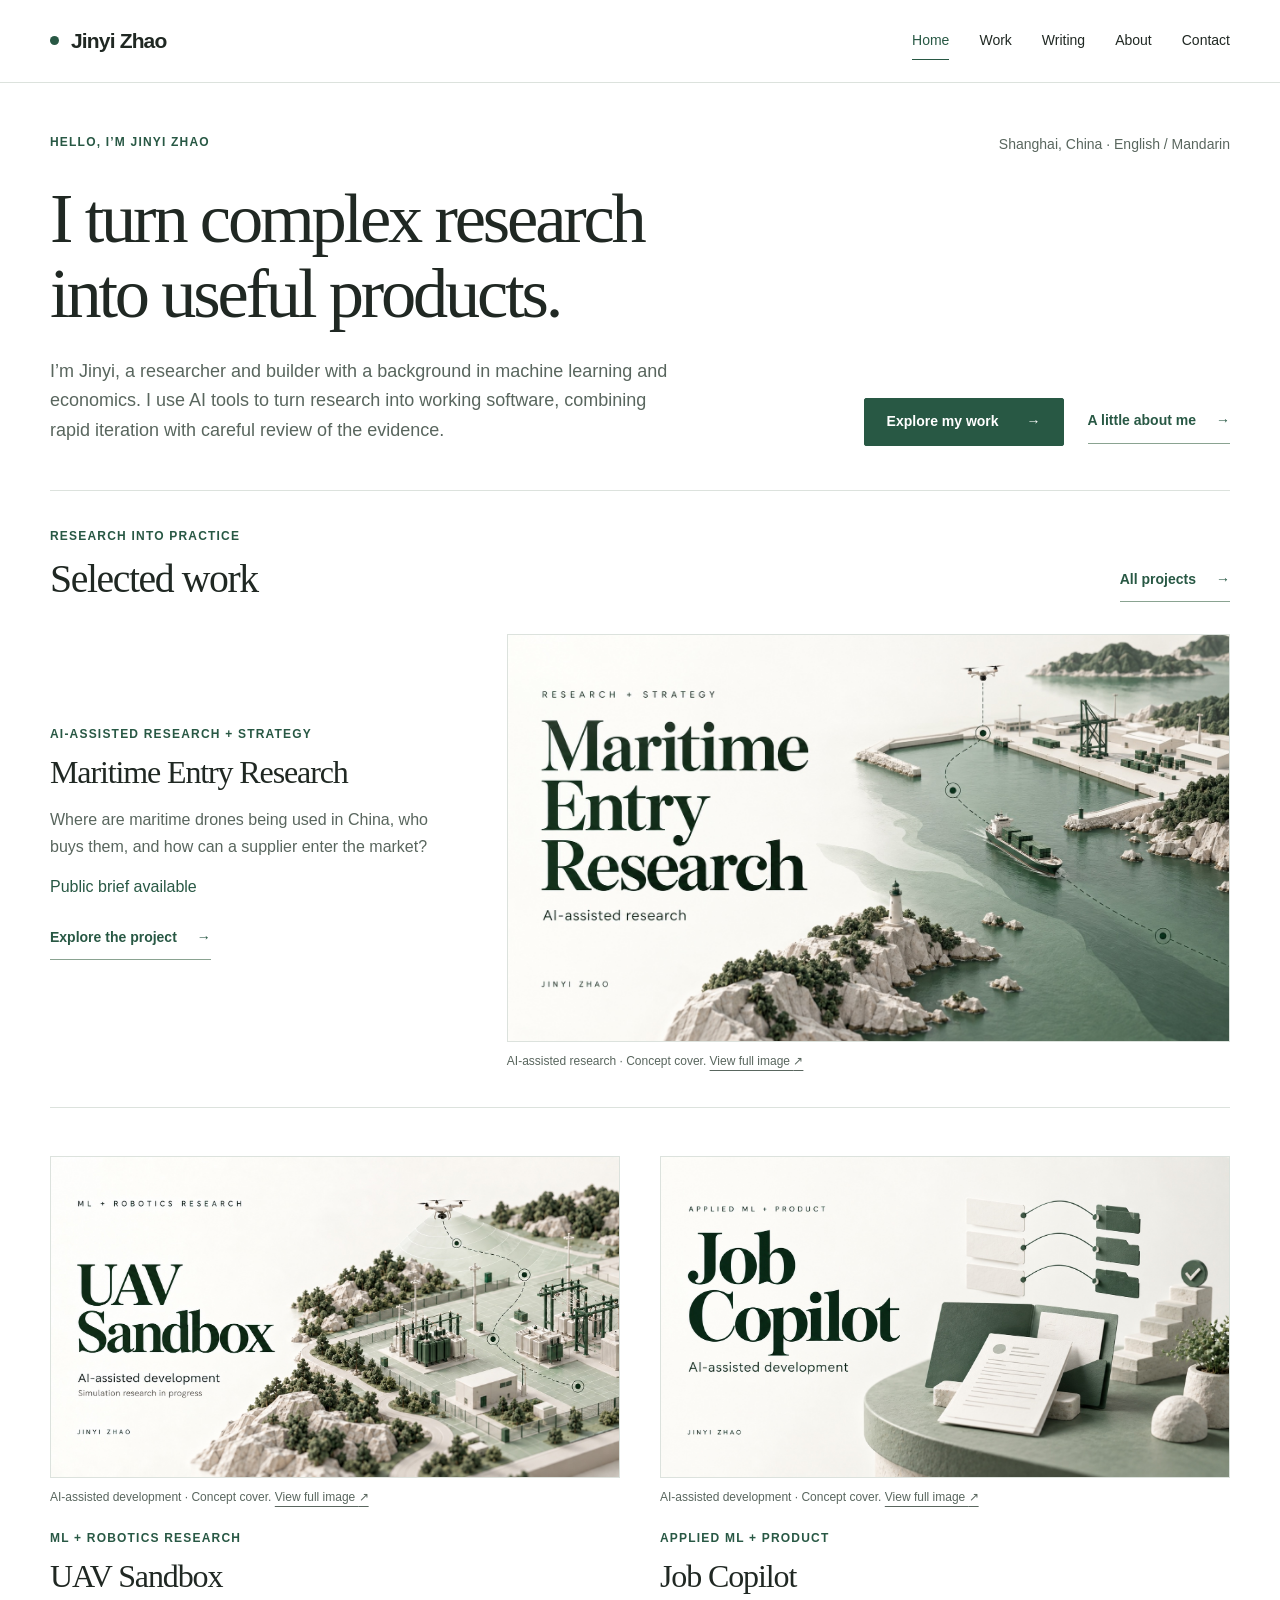
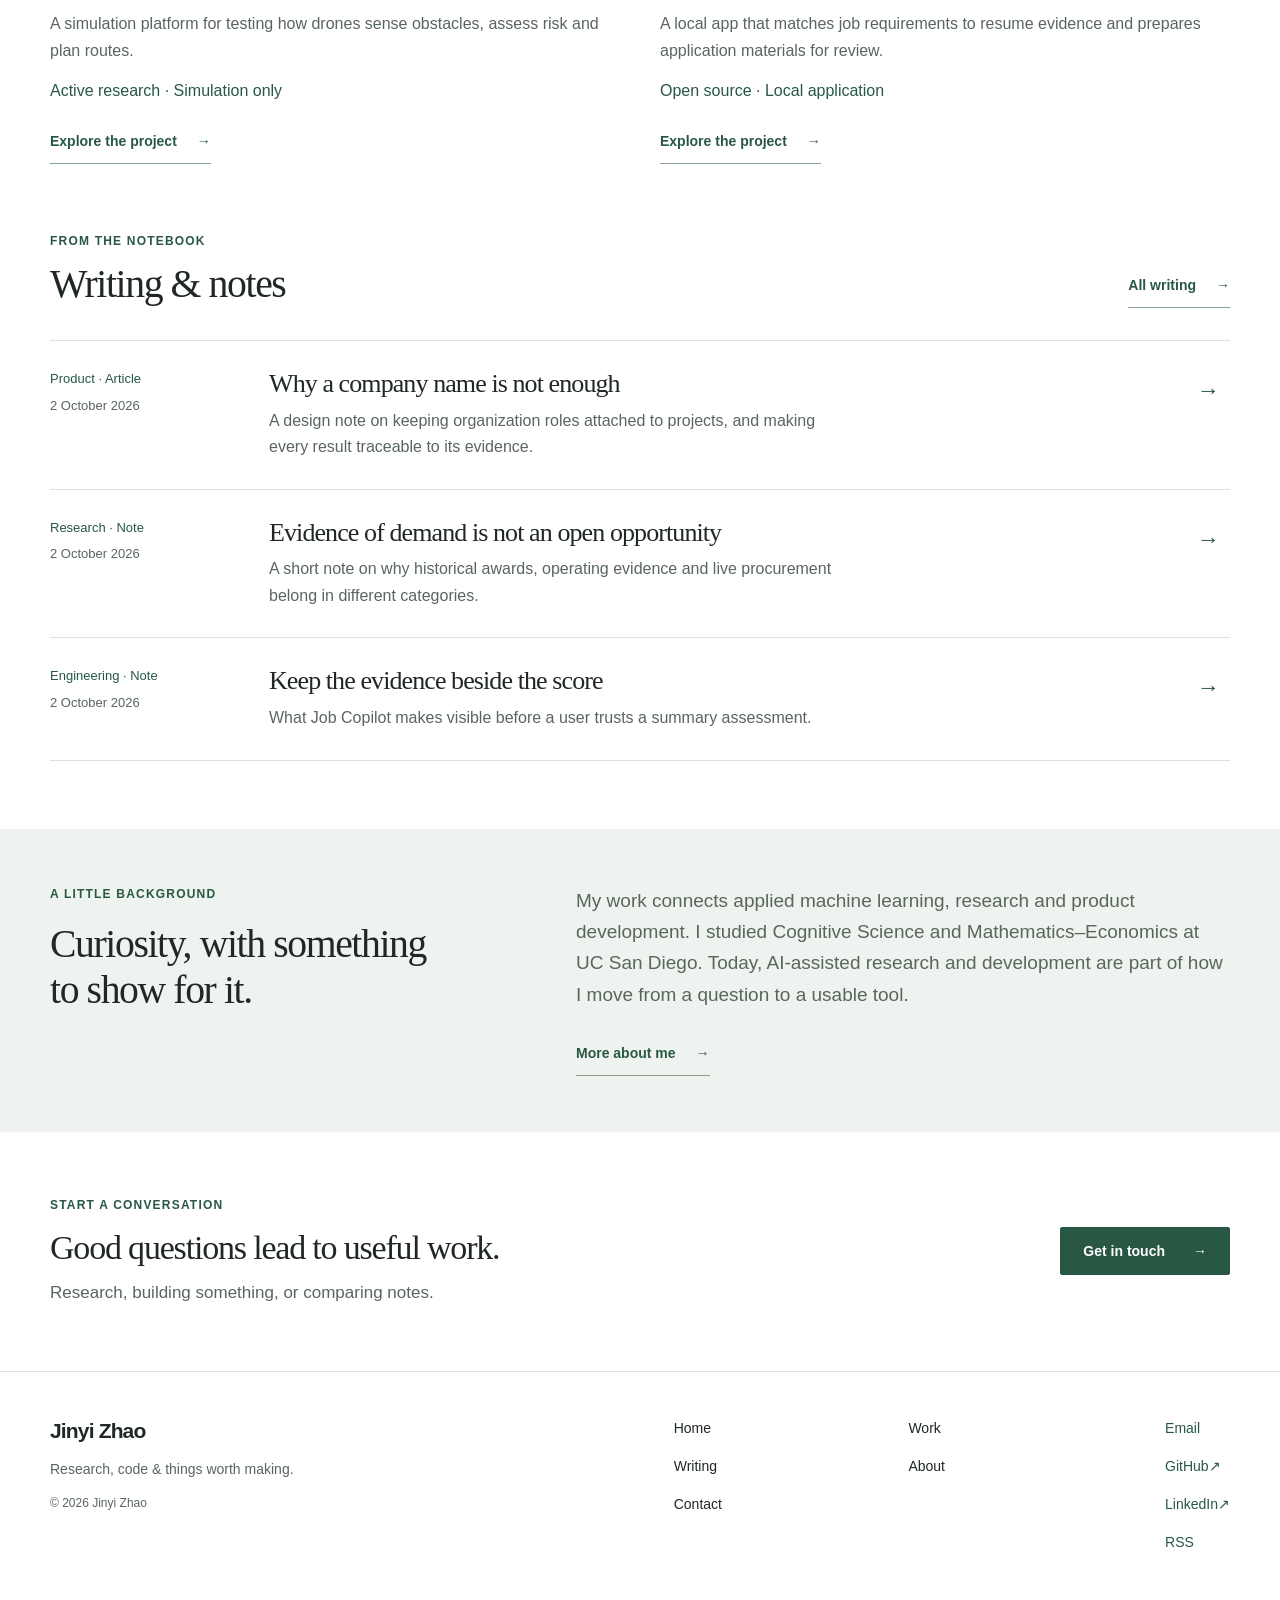
<file: index.html>
<!doctype html>
<html lang="en">
<head>
<meta charset="utf-8"><meta name="viewport" content="width=device-width, initial-scale=1">
<title>Jinyi Zhao | Research, ML &amp; useful products</title><meta name="description" content="I’m Jinyi, a researcher and builder with a background in machine learning and economics. I use AI tools to turn research into working software, combining rapid iteration with careful review of the evidence."><meta name="theme-color" content="#ffffff">
<link rel="canonical" href="https://www.maritimedroneintel.com/"><link rel="icon" href="/assets/favicon.svg" type="image/svg+xml">
<meta property="og:type" content="website"><meta property="og:site_name" content="Jinyi Zhao"><meta property="og:title" content="Jinyi Zhao | Research, ML &amp; useful products"><meta property="og:description" content="I’m Jinyi, a researcher and builder with a background in machine learning and economics. I use AI tools to turn research into working software, combining rapid iteration with careful review of the evidence."><meta property="og:url" content="https://www.maritimedroneintel.com/"><meta property="og:image" content="https://www.maritimedroneintel.com/assets/social-preview.png"><meta property="og:image:alt" content="Jinyi Zhao | Research, ML &amp; useful products"><meta name="twitter:card" content="summary_large_image">
<link rel="alternate" type="application/rss+xml" title="Jinyi Zhao — Writing" href="/feed.xml">
<link rel="stylesheet" href="/assets/site-e55a781c0d2e.css"><script src="/assets/site-edc259ba1d35.js" defer></script>
<script type="application/ld+json">{"@context": "https://schema.org", "@type": "Person", "name": "Jinyi Zhao", "url": "https://www.maritimedroneintel.com", "sameAs": ["https://www.linkedin.com/in/jinyi-zhao/", "https://github.com/Xieyizhou"]}</script>
</head>
<body>
<a class="skip-link" href="#main">Skip to content</a>
<header class="site-header"><div class="shell header-inner"><a class="brand" href="/" aria-label="Jinyi Zhao home"><span class="brand-dot" aria-hidden="true"></span>Jinyi Zhao</a><button class="menu-toggle" type="button" aria-expanded="false" aria-controls="site-nav">Menu <span aria-hidden="true">☰</span></button><nav class="site-nav" id="site-nav" aria-label="Primary navigation"><a href="/" aria-current="page">Home</a><a href="/work/">Work</a><a href="/writing/">Writing</a><a href="/about/">About</a><a href="/contact/">Contact</a></nav></div></header>
<main id="main" tabindex="-1"><section class="hero shell"><div class="hero-top"><p class="eyebrow">Hello, I’m Jinyi Zhao</p><p class="small">Shanghai, China · English / Mandarin</p></div><h1>I turn complex research into useful products.</h1><div class="hero-bottom"><p class="lead">I’m Jinyi, a researcher and builder with a background in machine learning and economics. I use AI tools to turn research into working software, combining rapid iteration with careful review of the evidence.</p><div class="actions"><a class="button" href="/work/">Explore my work <span aria-hidden="true">→</span></a><a class="text-link" href="/about/">A little about me <span aria-hidden="true">→</span></a></div></div></section>
<section class="section shell selected-work"><div class="section-heading"><div><p class="eyebrow">Research into practice</p><h2>Selected work</h2></div><a class="text-link" href="/work/">All projects <span aria-hidden="true">→</span></a></div><div class="project-grid"><article class="project-card project-feature" id="market-entry"><div class="project-copy"><p class="eyebrow">AI-assisted research + strategy</p><h3><a href="/work/maritime-entry-research/">Maritime Entry Research</a></h3><p>Where are maritime drones being used in China, who buys them, and how can a supplier enter the market?</p><p class="status">Public brief available</p><a class="text-link" href="/work/maritime-entry-research/">Explore the project <span aria-hidden="true">→</span></a></div><figure class="project-figure concept-cover"><a href="/assets/maritime-ai-cover-20261002.jpg" aria-label="View full image: Maritime Entry Research"><img src="/assets/maritime-ai-cover-20261002.jpg" width="1672" height="941" alt="Maritime Entry Research — AI-assisted research. Editorial illustration of a coastal port, inspection drone and evidence routes." fetchpriority="high"></a><figcaption>AI-assisted research · Concept cover. <a href="/assets/maritime-ai-cover-20261002.jpg">View full image <span aria-hidden="true">↗</span></a></figcaption></figure></article><article class="project-card " id="uav-sandbox"><div class="project-copy"><p class="eyebrow">ML + robotics research</p><h3><a href="/work/uav-sandbox/">UAV Sandbox</a></h3><p>A simulation platform for testing how drones sense obstacles, assess risk and plan routes.</p><p class="status">Active research · Simulation only</p><a class="text-link" href="/work/uav-sandbox/">Explore the project <span aria-hidden="true">→</span></a></div><figure class="project-figure concept-cover"><a href="/assets/uav-sandbox-ai-cover-20261002.jpg" aria-label="View full image: UAV Sandbox"><img src="/assets/uav-sandbox-ai-cover-20261002.jpg" width="1672" height="941" alt="UAV Sandbox — AI-assisted development. Concept illustration of a drone, simulated substation, LiDAR arcs and a planned route." loading="lazy"></a><figcaption>AI-assisted development · Concept cover. <a href="/assets/uav-sandbox-ai-cover-20261002.jpg">View full image <span aria-hidden="true">↗</span></a></figcaption></figure></article><article class="project-card " id="job-copilot"><div class="project-copy"><p class="eyebrow">Applied ML + product</p><h3><a href="/work/job-copilot/">Job Copilot</a></h3><p>A local app that matches job requirements to resume evidence and prepares application materials for review.</p><p class="status">Open source · Local application</p><a class="text-link" href="/work/job-copilot/">Explore the project <span aria-hidden="true">→</span></a></div><figure class="project-figure concept-cover"><a href="/assets/job-copilot-ai-cover-20261002.jpg" aria-label="View full image: Job Copilot"><img src="/assets/job-copilot-ai-cover-20261002.jpg" width="1672" height="941" alt="Job Copilot — AI-assisted development. Editorial concept of resume evidence connected to job requirements." loading="lazy"></a><figcaption>AI-assisted development · Concept cover. <a href="/assets/job-copilot-ai-cover-20261002.jpg">View full image <span aria-hidden="true">↗</span></a></figcaption></figure></article></div></section><section class="section shell"><div class="section-heading"><div><p class="eyebrow">From the notebook</p><h2>Writing &amp; notes</h2></div><a class="text-link" href="/writing/">All writing <span aria-hidden="true">→</span></a></div><div class="writing-list"><article class="writing-row"><div class="writing-meta"><span>Product · Article</span><time datetime="2026-10-02">2 October 2026</time></div><div><h3><a href="/writing/project-specific-evidence/">Why a company name is not enough</a></h3><p>A design note on keeping organization roles attached to projects, and making every result traceable to its evidence.</p></div><a class="row-arrow" href="/writing/project-specific-evidence/" aria-label="Read Why a company name is not enough">→</a></article><article class="writing-row"><div class="writing-meta"><span>Research · Note</span><time datetime="2026-10-02">2 October 2026</time></div><div><h3><a href="/writing/market-evidence-and-opportunity/">Evidence of demand is not an open opportunity</a></h3><p>A short note on why historical awards, operating evidence and live procurement belong in different categories.</p></div><a class="row-arrow" href="/writing/market-evidence-and-opportunity/" aria-label="Read Evidence of demand is not an open opportunity">→</a></article><article class="writing-row"><div class="writing-meta"><span>Engineering · Note</span><time datetime="2026-10-02">2 October 2026</time></div><div><h3><a href="/writing/separate-fit-from-evidence/">Keep the evidence beside the score</a></h3><p>What Job Copilot makes visible before a user trusts a summary assessment.</p></div><a class="row-arrow" href="/writing/separate-fit-from-evidence/" aria-label="Read Keep the evidence beside the score">→</a></article></div></section>
<section class="about-band"><div class="shell split"><div><p class="eyebrow">A little background</p><h2>Curiosity, with something <br>to show for it.</h2></div><div><p class="lead">My work connects applied machine learning, research and product development. I studied Cognitive Science and Mathematics–Economics at UC San Diego. Today, AI-assisted research and development are part of how I move from a question to a usable tool.</p><a class="text-link" href="/about/">More about me <span aria-hidden="true">→</span></a></div></div></section><section class="contact-strip"><div class="shell"><div><p class="eyebrow">Start a conversation</p><h2>Good questions lead to useful work.</h2><p>Research, building something, or comparing notes.</p></div><a class="button" href="/contact/">Get in touch <span aria-hidden="true">→</span></a></div></section></main>
<footer class="site-footer"><div class="shell footer-inner"><div><a class="brand footer-brand" href="/">Jinyi Zhao</a><p>Research, code &amp; things worth making.</p><p class="small">© 2026 Jinyi Zhao</p></div><nav aria-label="Footer navigation"><a href="/">Home</a><a href="/work/">Work</a><a href="/writing/">Writing</a><a href="/about/">About</a><a href="/contact/">Contact</a></nav><div class="footer-elsewhere"><a href="mailto:jinyi@maritimedroneintel.com">Email</a><a href="https://github.com/Xieyizhou" target="_blank" rel="noreferrer">GitHub <span aria-hidden="true">↗</span></a><a href="https://www.linkedin.com/in/jinyi-zhao/" target="_blank" rel="noreferrer">LinkedIn <span aria-hidden="true">↗</span></a><a href="/feed.xml">RSS</a></div></div></footer>
</body>
</html>
</file>
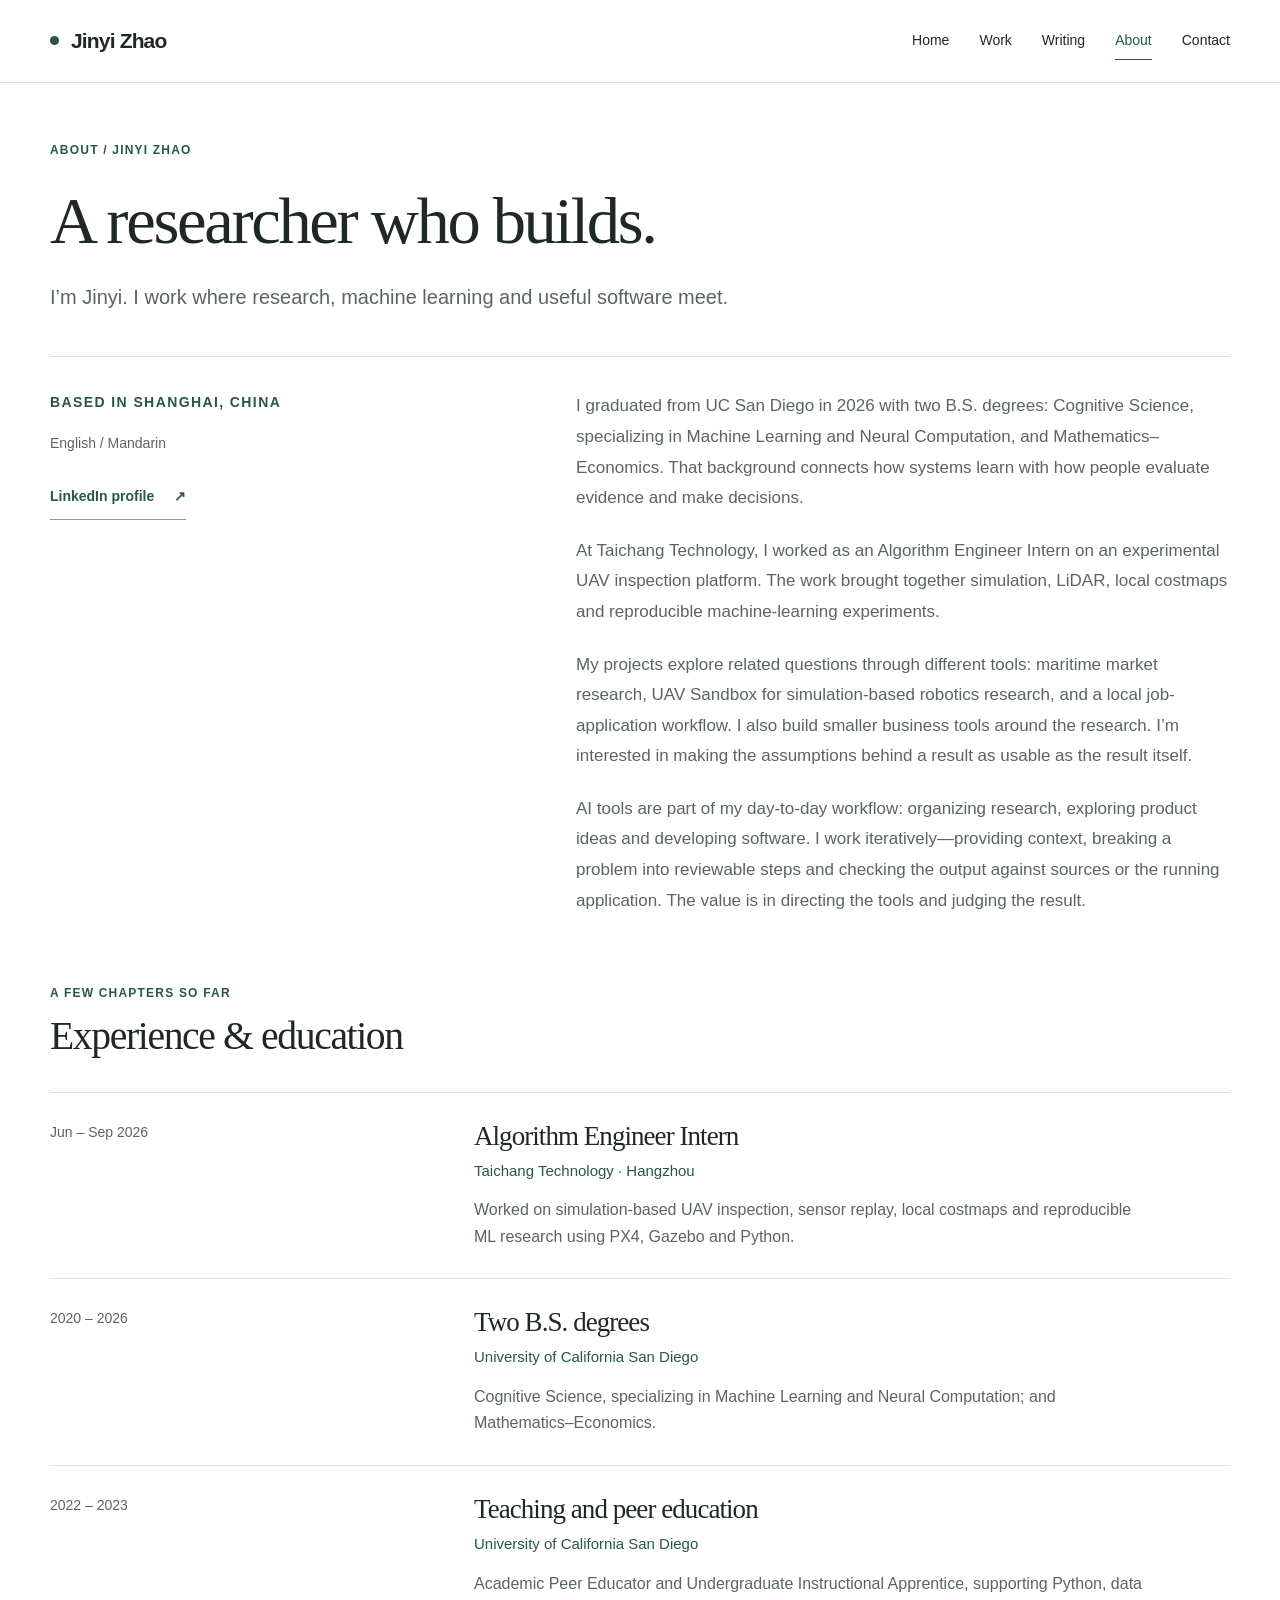
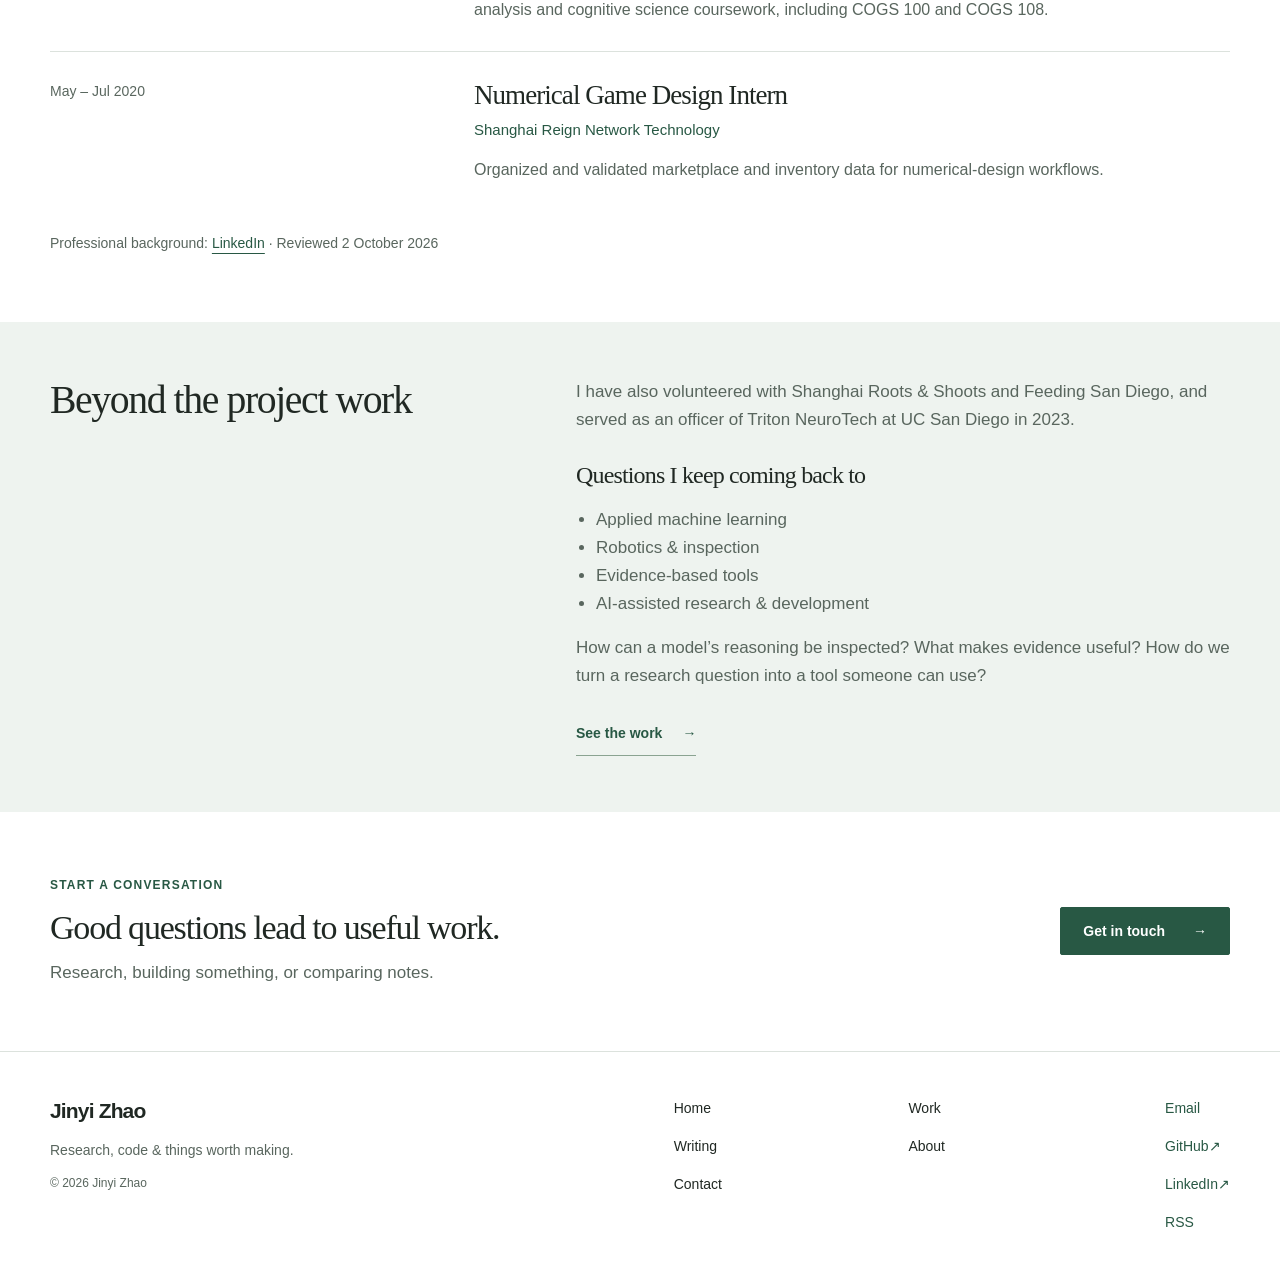
<file: about/index.html>
<!doctype html>
<html lang="en">
<head>
<meta charset="utf-8"><meta name="viewport" content="width=device-width, initial-scale=1">
<title>About | Jinyi Zhao</title><meta name="description" content="Research, machine learning and product development. My background, projects and interests."><meta name="theme-color" content="#ffffff">
<link rel="canonical" href="https://www.maritimedroneintel.com/about/"><link rel="icon" href="/assets/favicon.svg" type="image/svg+xml">
<meta property="og:type" content="website"><meta property="og:site_name" content="Jinyi Zhao"><meta property="og:title" content="About | Jinyi Zhao"><meta property="og:description" content="Research, machine learning and product development. My background, projects and interests."><meta property="og:url" content="https://www.maritimedroneintel.com/about/"><meta property="og:image" content="https://www.maritimedroneintel.com/assets/social-preview.png"><meta property="og:image:alt" content="About | Jinyi Zhao"><meta name="twitter:card" content="summary_large_image">
<link rel="alternate" type="application/rss+xml" title="Jinyi Zhao — Writing" href="/feed.xml">
<link rel="stylesheet" href="/assets/site-e55a781c0d2e.css"><script src="/assets/site-edc259ba1d35.js" defer></script>
<script type="application/ld+json">{"@context": "https://schema.org", "@type": "Person", "name": "Jinyi Zhao", "url": "https://www.maritimedroneintel.com", "sameAs": ["https://www.linkedin.com/in/jinyi-zhao/", "https://github.com/Xieyizhou"]}</script>
</head>
<body>
<a class="skip-link" href="#main">Skip to content</a>
<header class="site-header"><div class="shell header-inner"><a class="brand" href="/" aria-label="Jinyi Zhao home"><span class="brand-dot" aria-hidden="true"></span>Jinyi Zhao</a><button class="menu-toggle" type="button" aria-expanded="false" aria-controls="site-nav">Menu <span aria-hidden="true">☰</span></button><nav class="site-nav" id="site-nav" aria-label="Primary navigation"><a href="/">Home</a><a href="/work/">Work</a><a href="/writing/">Writing</a><a href="/about/" aria-current="page">About</a><a href="/contact/">Contact</a></nav></div></header>
<main id="main" tabindex="-1"><section class="page-intro shell"><p class="eyebrow">About / Jinyi Zhao</p><h1>A researcher who builds.</h1><p class="lead">I’m Jinyi. I work where research, machine learning and useful software meet.</p></section><section class="shell split about-story"><aside><p class="eyebrow">Based in Shanghai, China</p><p>English / Mandarin</p><a class="text-link" href="https://www.linkedin.com/in/jinyi-zhao/" target="_blank" rel="noreferrer">LinkedIn profile <span aria-hidden="true">↗</span></a></aside><div class="prose"><p>I graduated from UC San Diego in 2026 with two B.S. degrees: Cognitive Science, specializing in Machine Learning and Neural Computation, and Mathematics–Economics. That background connects how systems learn with how people evaluate evidence and make decisions.</p><p>At Taichang Technology, I worked as an Algorithm Engineer Intern on an experimental UAV inspection platform. The work brought together simulation, LiDAR, local costmaps and reproducible machine-learning experiments.</p><p>My projects explore related questions through different tools: maritime market research, UAV Sandbox for simulation-based robotics research, and a local job-application workflow. I also build smaller business tools around the research. I’m interested in making the assumptions behind a result as usable as the result itself.</p><p>AI tools are part of my day-to-day workflow: organizing research, exploring product ideas and developing software. I work iteratively—providing context, breaking a problem into reviewable steps and checking the output against sources or the running application. The value is in directing the tools and judging the result.</p></div></section><section class="section shell"><div class="section-heading"><div><p class="eyebrow">A few chapters so far</p><h2>Experience &amp; education</h2></div></div><ol class="timeline"><li><p class="timeline-date">Jun – Sep 2026</p><div><h3>Algorithm Engineer Intern</h3><p class="organization">Taichang Technology · Hangzhou</p><p>Worked on simulation-based UAV inspection, sensor replay, local costmaps and reproducible ML research using PX4, Gazebo and Python.</p></div></li><li><p class="timeline-date">2020 – 2026</p><div><h3>Two B.S. degrees</h3><p class="organization">University of California San Diego</p><p>Cognitive Science, specializing in Machine Learning and Neural Computation; and Mathematics–Economics.</p></div></li><li><p class="timeline-date">2022 – 2023</p><div><h3>Teaching and peer education</h3><p class="organization">University of California San Diego</p><p>Academic Peer Educator and Undergraduate Instructional Apprentice, supporting Python, data analysis and cognitive science coursework, including COGS 100 and COGS 108.</p></div></li><li><p class="timeline-date">May – Jul 2020</p><div><h3>Numerical Game Design Intern</h3><p class="organization">Shanghai Reign Network Technology</p><p>Organized and validated marketplace and inventory data for numerical-design workflows.</p></div></li></ol><p class="small source-note">Professional background: <a href="https://www.linkedin.com/in/jinyi-zhao/" target="_blank" rel="noreferrer">LinkedIn</a> · Reviewed 2 October 2026</p></section><section class="about-band"><div class="shell split"><h2>Beyond the project work</h2><div><p>I have also volunteered with Shanghai Roots &amp; Shoots and Feeding San Diego, and served as an officer of Triton NeuroTech at UC San Diego in 2023.</p><h3>Questions I keep coming back to</h3><ul class="interest-list"><li>Applied machine learning</li><li>Robotics &amp; inspection</li><li>Evidence-based tools</li><li>AI-assisted research &amp; development</li></ul><p>How can a model’s reasoning be inspected? What makes evidence useful? How do we turn a research question into a tool someone can use?</p><a class="text-link" href="/work/">See the work <span aria-hidden="true">→</span></a></div></div></section><section class="contact-strip"><div class="shell"><div><p class="eyebrow">Start a conversation</p><h2>Good questions lead to useful work.</h2><p>Research, building something, or comparing notes.</p></div><a class="button" href="/contact/">Get in touch <span aria-hidden="true">→</span></a></div></section></main>
<footer class="site-footer"><div class="shell footer-inner"><div><a class="brand footer-brand" href="/">Jinyi Zhao</a><p>Research, code &amp; things worth making.</p><p class="small">© 2026 Jinyi Zhao</p></div><nav aria-label="Footer navigation"><a href="/">Home</a><a href="/work/">Work</a><a href="/writing/">Writing</a><a href="/about/">About</a><a href="/contact/">Contact</a></nav><div class="footer-elsewhere"><a href="mailto:jinyi@maritimedroneintel.com">Email</a><a href="https://github.com/Xieyizhou" target="_blank" rel="noreferrer">GitHub <span aria-hidden="true">↗</span></a><a href="https://www.linkedin.com/in/jinyi-zhao/" target="_blank" rel="noreferrer">LinkedIn <span aria-hidden="true">↗</span></a><a href="/feed.xml">RSS</a></div></div></footer>
</body>
</html>
</file>
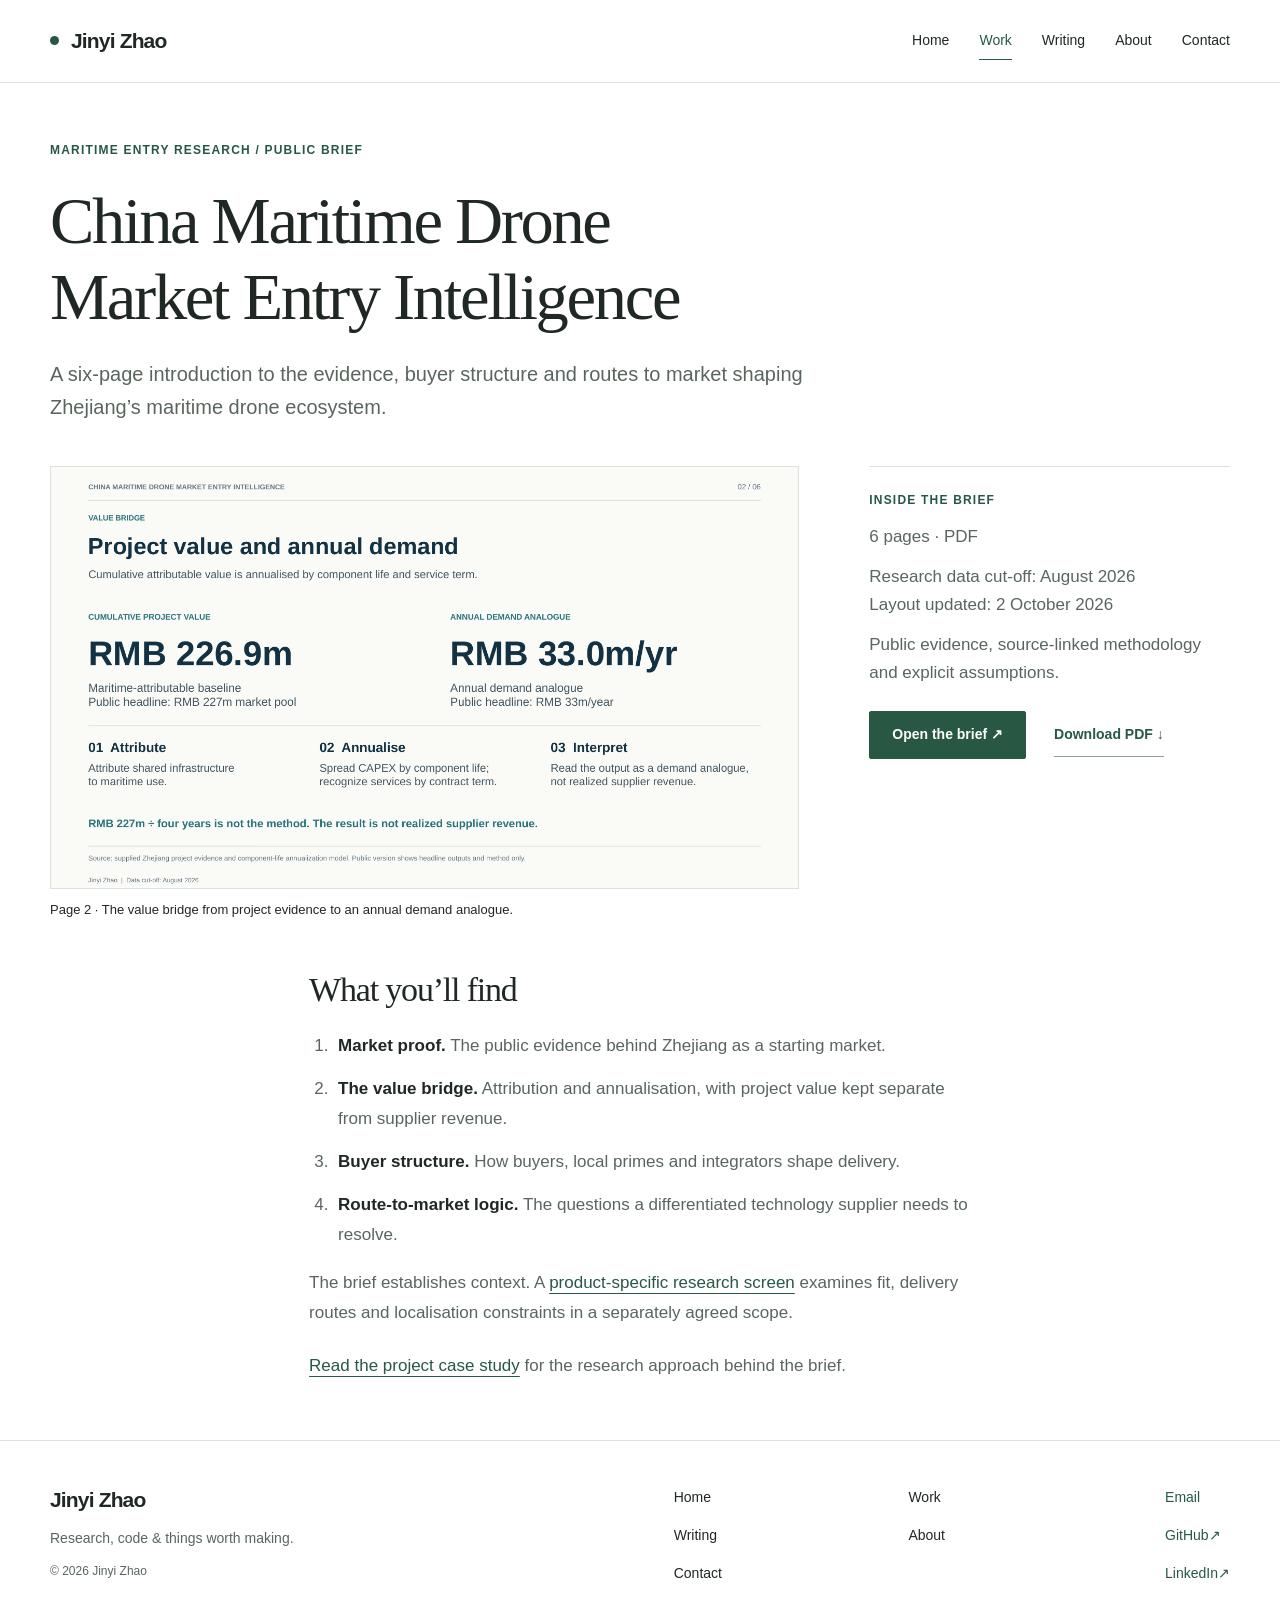
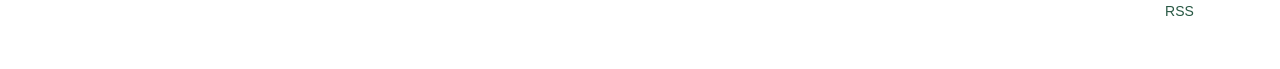
<file: brief/index.html>
<!doctype html>
<html lang="en">
<head>
<meta charset="utf-8"><meta name="viewport" content="width=device-width, initial-scale=1">
<title>Public executive brief | Jinyi Zhao</title><meta name="description" content="A six-page public research brief on Zhejiang’s maritime drone market, buyer structure and route-to-market logic."><meta name="theme-color" content="#ffffff">
<link rel="canonical" href="https://www.maritimedroneintel.com/brief/"><link rel="icon" href="/assets/favicon.svg" type="image/svg+xml">
<meta property="og:type" content="website"><meta property="og:site_name" content="Jinyi Zhao"><meta property="og:title" content="Public executive brief | Jinyi Zhao"><meta property="og:description" content="A six-page public research brief on Zhejiang’s maritime drone market, buyer structure and route-to-market logic."><meta property="og:url" content="https://www.maritimedroneintel.com/brief/"><meta property="og:image" content="https://www.maritimedroneintel.com/assets/social-preview.png"><meta property="og:image:alt" content="Public executive brief | Jinyi Zhao"><meta name="twitter:card" content="summary_large_image">
<link rel="alternate" type="application/rss+xml" title="Jinyi Zhao — Writing" href="/feed.xml">
<link rel="stylesheet" href="/assets/site-e55a781c0d2e.css"><script src="/assets/site-edc259ba1d35.js" defer></script>
<script type="application/ld+json">{"@context": "https://schema.org", "@type": "Person", "name": "Jinyi Zhao", "url": "https://www.maritimedroneintel.com", "sameAs": ["https://www.linkedin.com/in/jinyi-zhao/", "https://github.com/Xieyizhou"]}</script>
</head>
<body>
<a class="skip-link" href="#main">Skip to content</a>
<header class="site-header"><div class="shell header-inner"><a class="brand" href="/" aria-label="Jinyi Zhao home"><span class="brand-dot" aria-hidden="true"></span>Jinyi Zhao</a><button class="menu-toggle" type="button" aria-expanded="false" aria-controls="site-nav">Menu <span aria-hidden="true">☰</span></button><nav class="site-nav" id="site-nav" aria-label="Primary navigation"><a href="/">Home</a><a href="/work/" aria-current="page">Work</a><a href="/writing/">Writing</a><a href="/about/">About</a><a href="/contact/">Contact</a></nav></div></header>
<main id="main" tabindex="-1"><section class="page-intro shell"><p class="eyebrow">Maritime Entry Research / Public brief</p><h1>China Maritime Drone <br>Market Entry Intelligence</h1><p class="lead">A six-page introduction to the evidence, buyer structure and routes to market shaping Zhejiang’s maritime drone ecosystem.</p></section>
<section class="shell brief-layout"><figure><a href="/downloads/china-maritime-drone-market-entry-brief-20261002.pdf" target="_blank" rel="noreferrer"><img src="/assets/maritime-brief-page-2-20261002.png" width="1440" height="811" alt="Page two of the executive brief showing attribution and annualisation of project value"></a><figcaption>Page 2 · The value bridge from project evidence to an annual demand analogue.</figcaption></figure><aside class="brief-details"><p class="eyebrow">Inside the brief</p><p>6 pages · PDF</p><p>Research data cut-off: August 2026<br>Layout updated: 2 October 2026</p><p>Public evidence, source-linked methodology and explicit assumptions.</p><div class="actions"><a class="button" href="/downloads/china-maritime-drone-market-entry-brief-20261002.pdf" target="_blank" rel="noreferrer">Open the brief ↗</a><a class="text-link" href="/downloads/china-maritime-drone-market-entry-brief-20261002.pdf" download>Download PDF ↓</a></div></aside></section>
<section class="shell prose-section"><div class="prose"><h2>What you’ll find</h2><ol><li><strong>Market proof.</strong> The public evidence behind Zhejiang as a starting market.</li><li><strong>The value bridge.</strong> Attribution and annualisation, with project value kept separate from supplier revenue.</li><li><strong>Buyer structure.</strong> How buyers, local primes and integrators shape delivery.</li><li><strong>Route-to-market logic.</strong> The questions a differentiated technology supplier needs to resolve.</li></ol><p>The brief establishes context. A <a href="/services/">product-specific research screen</a> examines fit, delivery routes and localisation constraints in a separately agreed scope.</p><p><a href="/work/maritime-entry-research/">Read the project case study</a> for the research approach behind the brief.</p></div></section>
</main>
<footer class="site-footer"><div class="shell footer-inner"><div><a class="brand footer-brand" href="/">Jinyi Zhao</a><p>Research, code &amp; things worth making.</p><p class="small">© 2026 Jinyi Zhao</p></div><nav aria-label="Footer navigation"><a href="/">Home</a><a href="/work/">Work</a><a href="/writing/">Writing</a><a href="/about/">About</a><a href="/contact/">Contact</a></nav><div class="footer-elsewhere"><a href="mailto:jinyi@maritimedroneintel.com">Email</a><a href="https://github.com/Xieyizhou" target="_blank" rel="noreferrer">GitHub <span aria-hidden="true">↗</span></a><a href="https://www.linkedin.com/in/jinyi-zhao/" target="_blank" rel="noreferrer">LinkedIn <span aria-hidden="true">↗</span></a><a href="/feed.xml">RSS</a></div></div></footer>
</body>
</html>
</file>
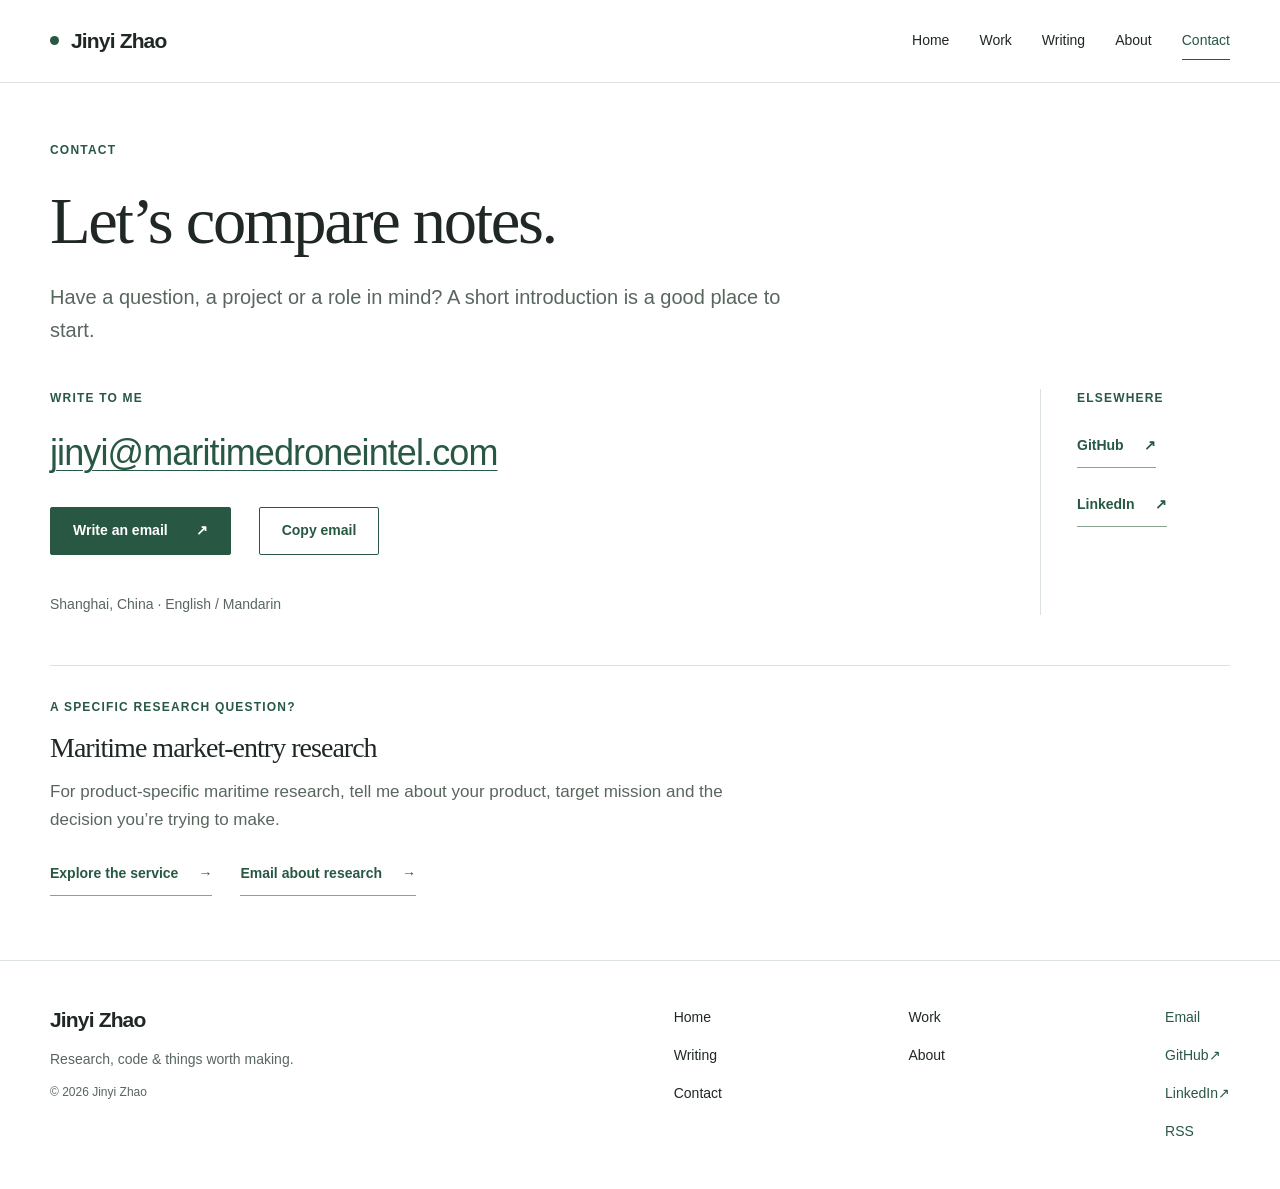
<file: contact/index.html>
<!doctype html>
<html lang="en">
<head>
<meta charset="utf-8"><meta name="viewport" content="width=device-width, initial-scale=1">
<title>Contact | Jinyi Zhao</title><meta name="description" content="Contact Jinyi Zhao about research, product development or collaboration."><meta name="theme-color" content="#ffffff">
<link rel="canonical" href="https://www.maritimedroneintel.com/contact/"><link rel="icon" href="/assets/favicon.svg" type="image/svg+xml">
<meta property="og:type" content="website"><meta property="og:site_name" content="Jinyi Zhao"><meta property="og:title" content="Contact | Jinyi Zhao"><meta property="og:description" content="Contact Jinyi Zhao about research, product development or collaboration."><meta property="og:url" content="https://www.maritimedroneintel.com/contact/"><meta property="og:image" content="https://www.maritimedroneintel.com/assets/social-preview.png"><meta property="og:image:alt" content="Contact | Jinyi Zhao"><meta name="twitter:card" content="summary_large_image">
<link rel="alternate" type="application/rss+xml" title="Jinyi Zhao — Writing" href="/feed.xml">
<link rel="stylesheet" href="/assets/site-e55a781c0d2e.css"><script src="/assets/site-edc259ba1d35.js" defer></script>
<script type="application/ld+json">{"@context": "https://schema.org", "@type": "Person", "name": "Jinyi Zhao", "url": "https://www.maritimedroneintel.com", "sameAs": ["https://www.linkedin.com/in/jinyi-zhao/", "https://github.com/Xieyizhou"]}</script>
</head>
<body>
<a class="skip-link" href="#main">Skip to content</a>
<header class="site-header"><div class="shell header-inner"><a class="brand" href="/" aria-label="Jinyi Zhao home"><span class="brand-dot" aria-hidden="true"></span>Jinyi Zhao</a><button class="menu-toggle" type="button" aria-expanded="false" aria-controls="site-nav">Menu <span aria-hidden="true">☰</span></button><nav class="site-nav" id="site-nav" aria-label="Primary navigation"><a href="/">Home</a><a href="/work/">Work</a><a href="/writing/">Writing</a><a href="/about/">About</a><a href="/contact/" aria-current="page">Contact</a></nav></div></header>
<main id="main" tabindex="-1"><section class="page-intro shell"><p class="eyebrow">Contact</p><h1>Let’s compare notes.</h1><p class="lead">Have a question, a project or a role in mind? A short introduction is a good place to start.</p></section><section class="shell contact-main"><div><p class="eyebrow">Write to me</p><a class="email-address" href="mailto:jinyi@maritimedroneintel.com">jinyi@maritimedroneintel.com</a><div class="actions"><a class="button" href="mailto:jinyi@maritimedroneintel.com">Write an email <span aria-hidden="true">↗</span></a><button class="button button-outline copy-email" type="button" data-copy-email="jinyi@maritimedroneintel.com" hidden>Copy email</button></div><p class="copy-status small" role="status" aria-live="polite"></p><p class="small">Shanghai, China · English / Mandarin</p></div><aside><p class="eyebrow">Elsewhere</p><a class="text-link" href="https://github.com/Xieyizhou" target="_blank" rel="noreferrer">GitHub <span aria-hidden="true">↗</span></a><a class="text-link" href="https://www.linkedin.com/in/jinyi-zhao/" target="_blank" rel="noreferrer">LinkedIn <span aria-hidden="true">↗</span></a></aside></section><section class="shell research-inquiry" id="research-inquiry"><p class="eyebrow">A specific research question?</p><h2>Maritime market-entry research</h2><p>For product-specific maritime research, tell me about your product, target mission and the decision you’re trying to make.</p><div class="actions"><a class="text-link" href="/services/">Explore the service <span aria-hidden="true">→</span></a><a class="text-link" href="mailto:jinyi@maritimedroneintel.com?subject=Maritime%20research%20inquiry">Email about research <span aria-hidden="true">→</span></a></div></section></main>
<footer class="site-footer"><div class="shell footer-inner"><div><a class="brand footer-brand" href="/">Jinyi Zhao</a><p>Research, code &amp; things worth making.</p><p class="small">© 2026 Jinyi Zhao</p></div><nav aria-label="Footer navigation"><a href="/">Home</a><a href="/work/">Work</a><a href="/writing/">Writing</a><a href="/about/">About</a><a href="/contact/">Contact</a></nav><div class="footer-elsewhere"><a href="mailto:jinyi@maritimedroneintel.com">Email</a><a href="https://github.com/Xieyizhou" target="_blank" rel="noreferrer">GitHub <span aria-hidden="true">↗</span></a><a href="https://www.linkedin.com/in/jinyi-zhao/" target="_blank" rel="noreferrer">LinkedIn <span aria-hidden="true">↗</span></a><a href="/feed.xml">RSS</a></div></div></footer>
</body>
</html>
</file>
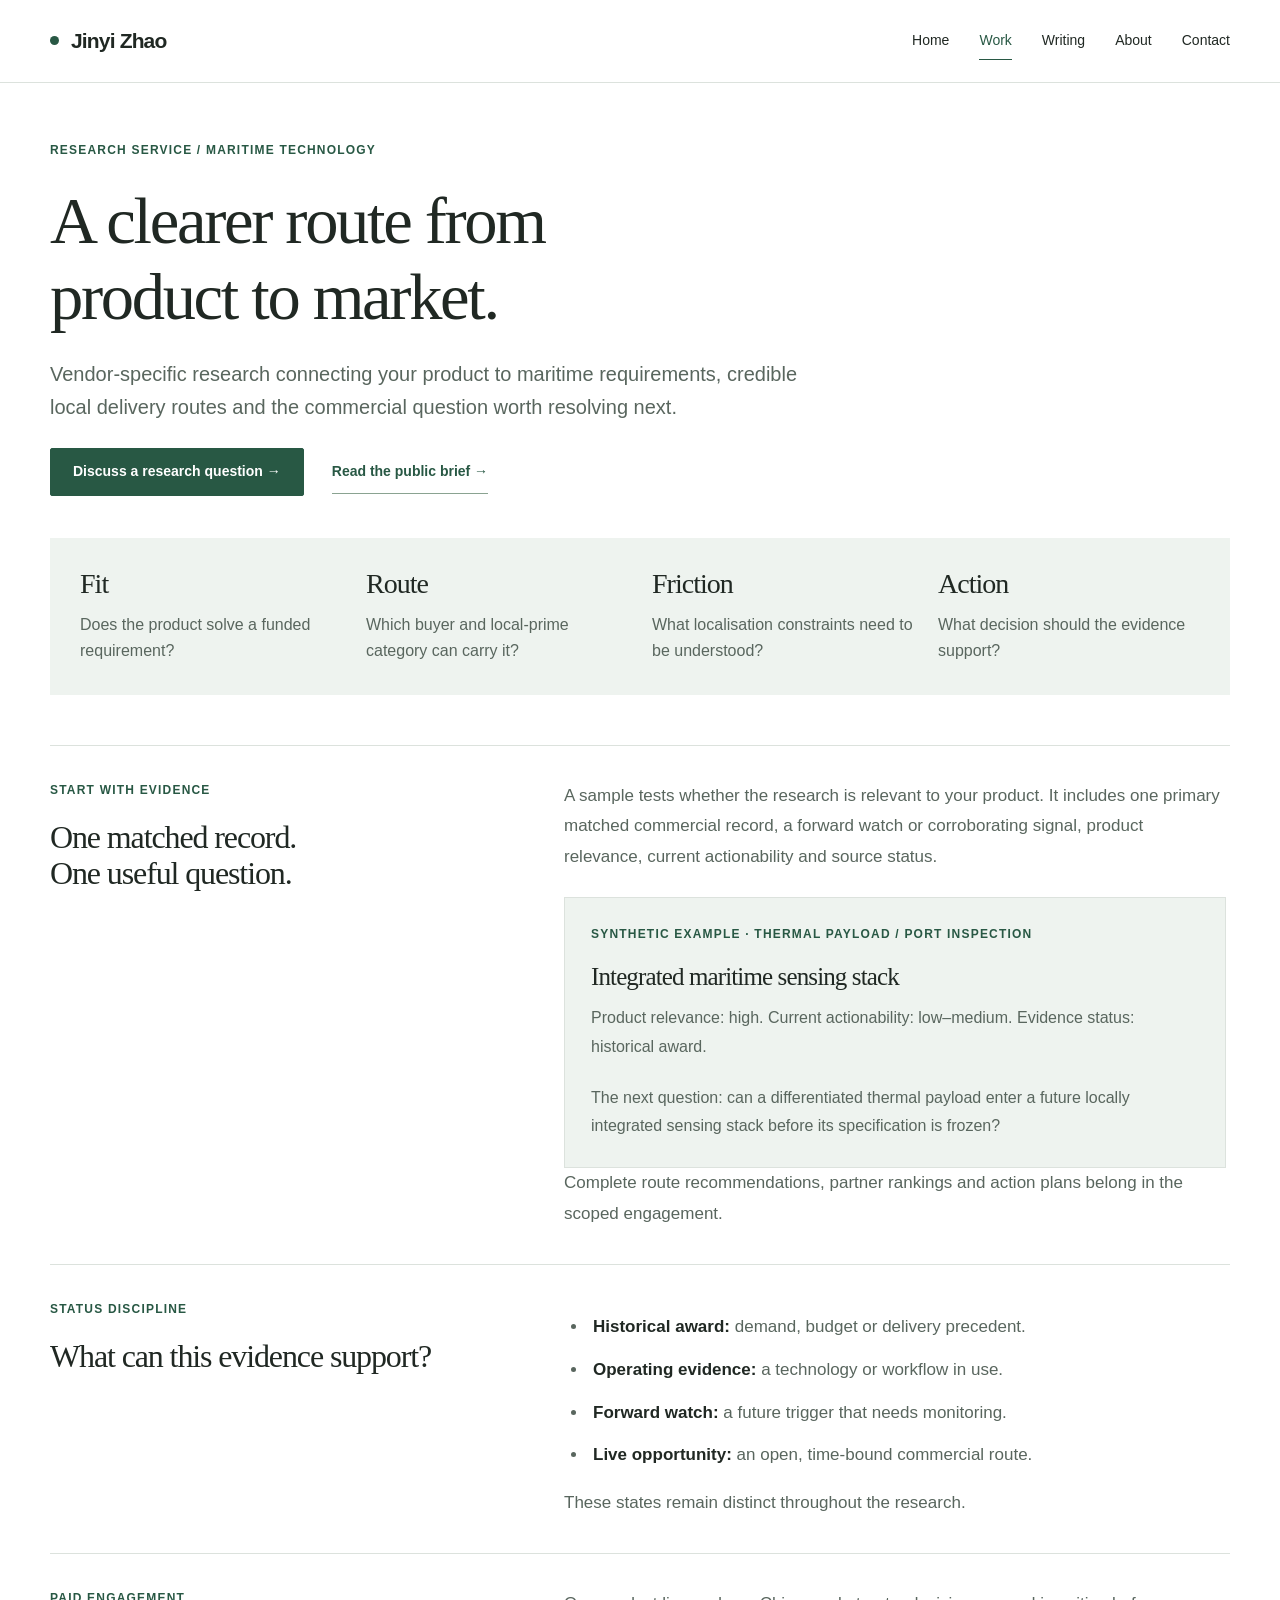
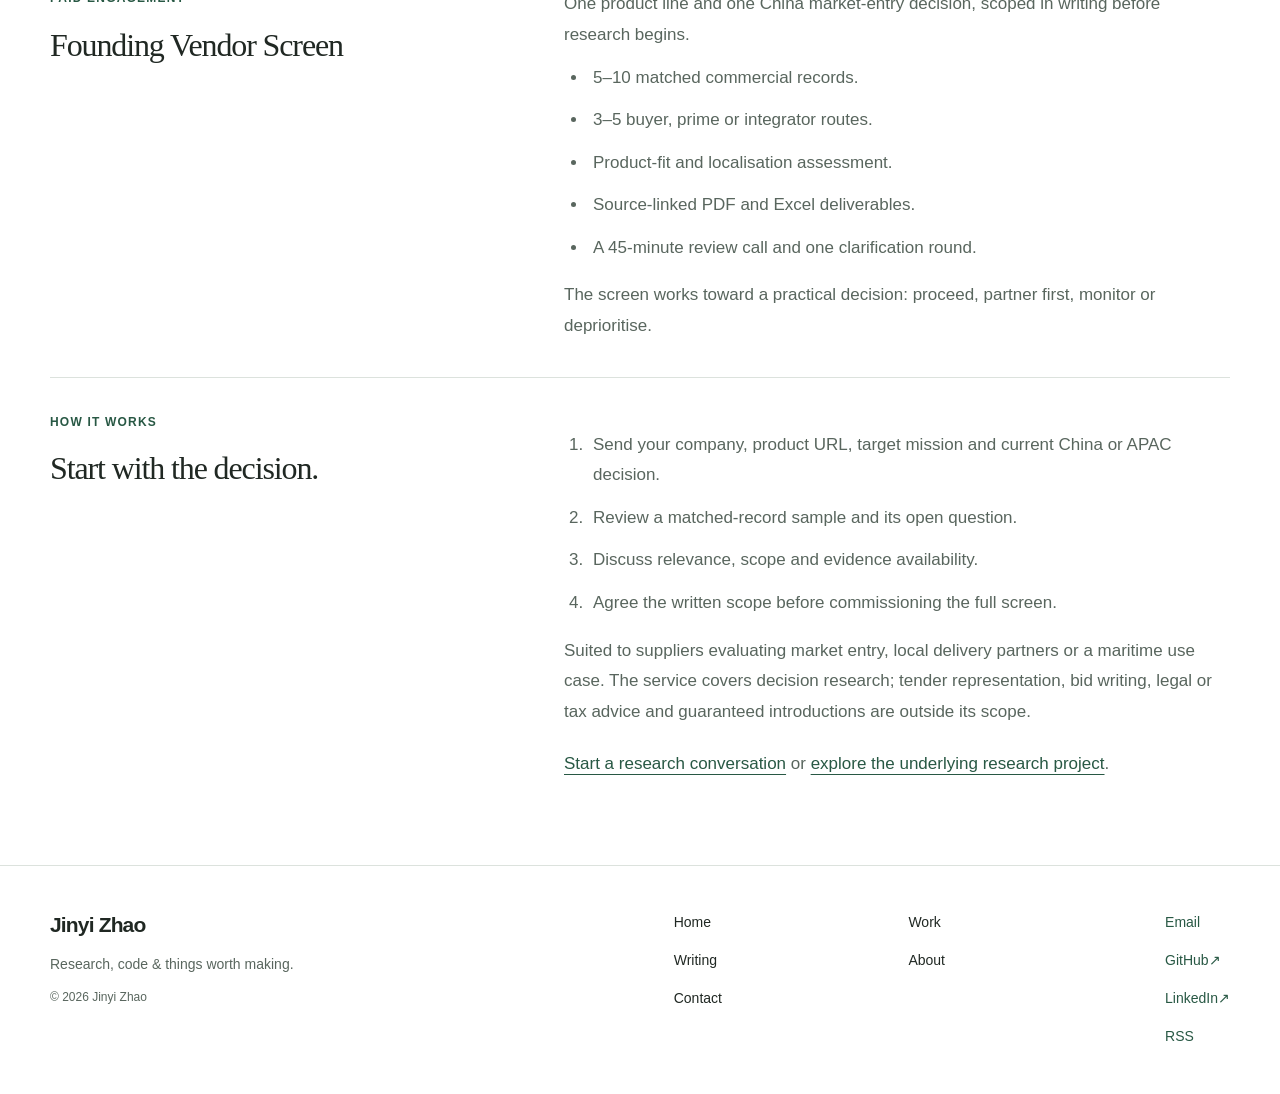
<file: services/index.html>
<!doctype html>
<html lang="en">
<head>
<meta charset="utf-8"><meta name="viewport" content="width=device-width, initial-scale=1">
<title>Maritime research service | Jinyi Zhao</title><meta name="description" content="Product-specific China maritime market-entry research: source-linked evidence, local delivery routes and the next decision to resolve."><meta name="theme-color" content="#ffffff">
<link rel="canonical" href="https://www.maritimedroneintel.com/services/"><link rel="icon" href="/assets/favicon.svg" type="image/svg+xml">
<meta property="og:type" content="website"><meta property="og:site_name" content="Jinyi Zhao"><meta property="og:title" content="Maritime research service | Jinyi Zhao"><meta property="og:description" content="Product-specific China maritime market-entry research: source-linked evidence, local delivery routes and the next decision to resolve."><meta property="og:url" content="https://www.maritimedroneintel.com/services/"><meta property="og:image" content="https://www.maritimedroneintel.com/assets/social-preview.png"><meta property="og:image:alt" content="Maritime research service | Jinyi Zhao"><meta name="twitter:card" content="summary_large_image">
<link rel="alternate" type="application/rss+xml" title="Jinyi Zhao — Writing" href="/feed.xml">
<link rel="stylesheet" href="/assets/site-e55a781c0d2e.css"><script src="/assets/site-edc259ba1d35.js" defer></script>
<script type="application/ld+json">{"@context": "https://schema.org", "@type": "Person", "name": "Jinyi Zhao", "url": "https://www.maritimedroneintel.com", "sameAs": ["https://www.linkedin.com/in/jinyi-zhao/", "https://github.com/Xieyizhou"]}</script>
</head>
<body>
<a class="skip-link" href="#main">Skip to content</a>
<header class="site-header"><div class="shell header-inner"><a class="brand" href="/" aria-label="Jinyi Zhao home"><span class="brand-dot" aria-hidden="true"></span>Jinyi Zhao</a><button class="menu-toggle" type="button" aria-expanded="false" aria-controls="site-nav">Menu <span aria-hidden="true">☰</span></button><nav class="site-nav" id="site-nav" aria-label="Primary navigation"><a href="/">Home</a><a href="/work/" aria-current="page">Work</a><a href="/writing/">Writing</a><a href="/about/">About</a><a href="/contact/">Contact</a></nav></div></header>
<main id="main" tabindex="-1"><section class="page-intro shell"><p class="eyebrow">Research service / Maritime technology</p><h1>A clearer route from product to market.</h1><p class="lead">Vendor-specific research connecting your product to maritime requirements, credible local delivery routes and the commercial question worth resolving next.</p><div class="actions" style="margin-top:24px"><a class="button" href="/contact/?intent=matched-record">Discuss a research question →</a><a class="text-link" href="/brief/">Read the public brief →</a></div></section>
<section class="shell"><div class="service-summary"><div><h2>Fit</h2><p>Does the product solve a funded requirement?</p></div><div><h2>Route</h2><p>Which buyer and local-prime category can carry it?</p></div><div><h2>Friction</h2><p>What localisation constraints need to be understood?</p></div><div><h2>Action</h2><p>What decision should the evidence support?</p></div></div></section>
<div class="shell service-sections"><section class="split"><div><p class="eyebrow">Start with evidence</p><h2>One matched record.<br>One useful question.</h2></div><div class="prose"><p>A sample tests whether the research is relevant to your product. It includes one primary matched commercial record, a forward watch or corroborating signal, product relevance, current actionability and source status.</p><div class="sample-box"><p class="eyebrow">Synthetic example · Thermal payload / Port inspection</p><h3>Integrated maritime sensing stack</h3><p>Product relevance: high. Current actionability: low–medium. Evidence status: historical award.</p><p>The next question: can a differentiated thermal payload enter a future locally integrated sensing stack before its specification is frozen?</p></div><p>Complete route recommendations, partner rankings and action plans belong in the scoped engagement.</p></div></section>
<section class="split"><div><p class="eyebrow">Status discipline</p><h2>What can this evidence support?</h2></div><div class="prose"><ul><li><strong>Historical award:</strong> demand, budget or delivery precedent.</li><li><strong>Operating evidence:</strong> a technology or workflow in use.</li><li><strong>Forward watch:</strong> a future trigger that needs monitoring.</li><li><strong>Live opportunity:</strong> an open, time-bound commercial route.</li></ul><p>These states remain distinct throughout the research.</p></div></section>
<section class="split"><div><p class="eyebrow">Paid engagement</p><h2>Founding Vendor Screen</h2></div><div class="prose"><p>One product line and one China market-entry decision, scoped in writing before research begins.</p><ul><li>5–10 matched commercial records.</li><li>3–5 buyer, prime or integrator routes.</li><li>Product-fit and localisation assessment.</li><li>Source-linked PDF and Excel deliverables.</li><li>A 45-minute review call and one clarification round.</li></ul><p>The screen works toward a practical decision: proceed, partner first, monitor or deprioritise.</p></div></section>
<section class="split"><div><p class="eyebrow">How it works</p><h2>Start with the decision.</h2></div><div class="prose"><ol><li>Send your company, product URL, target mission and current China or APAC decision.</li><li>Review a matched-record sample and its open question.</li><li>Discuss relevance, scope and evidence availability.</li><li>Agree the written scope before commissioning the full screen.</li></ol><p>Suited to suppliers evaluating market entry, local delivery partners or a maritime use case. The service covers decision research; tender representation, bid writing, legal or tax advice and guaranteed introductions are outside its scope.</p><p><a href="/contact/?intent=matched-record">Start a research conversation</a> or <a href="/work/maritime-entry-research/">explore the underlying research project</a>.</p></div></section></div>
</main>
<footer class="site-footer"><div class="shell footer-inner"><div><a class="brand footer-brand" href="/">Jinyi Zhao</a><p>Research, code &amp; things worth making.</p><p class="small">© 2026 Jinyi Zhao</p></div><nav aria-label="Footer navigation"><a href="/">Home</a><a href="/work/">Work</a><a href="/writing/">Writing</a><a href="/about/">About</a><a href="/contact/">Contact</a></nav><div class="footer-elsewhere"><a href="mailto:jinyi@maritimedroneintel.com">Email</a><a href="https://github.com/Xieyizhou" target="_blank" rel="noreferrer">GitHub <span aria-hidden="true">↗</span></a><a href="https://www.linkedin.com/in/jinyi-zhao/" target="_blank" rel="noreferrer">LinkedIn <span aria-hidden="true">↗</span></a><a href="/feed.xml">RSS</a></div></div></footer>
</body>
</html>
</file>
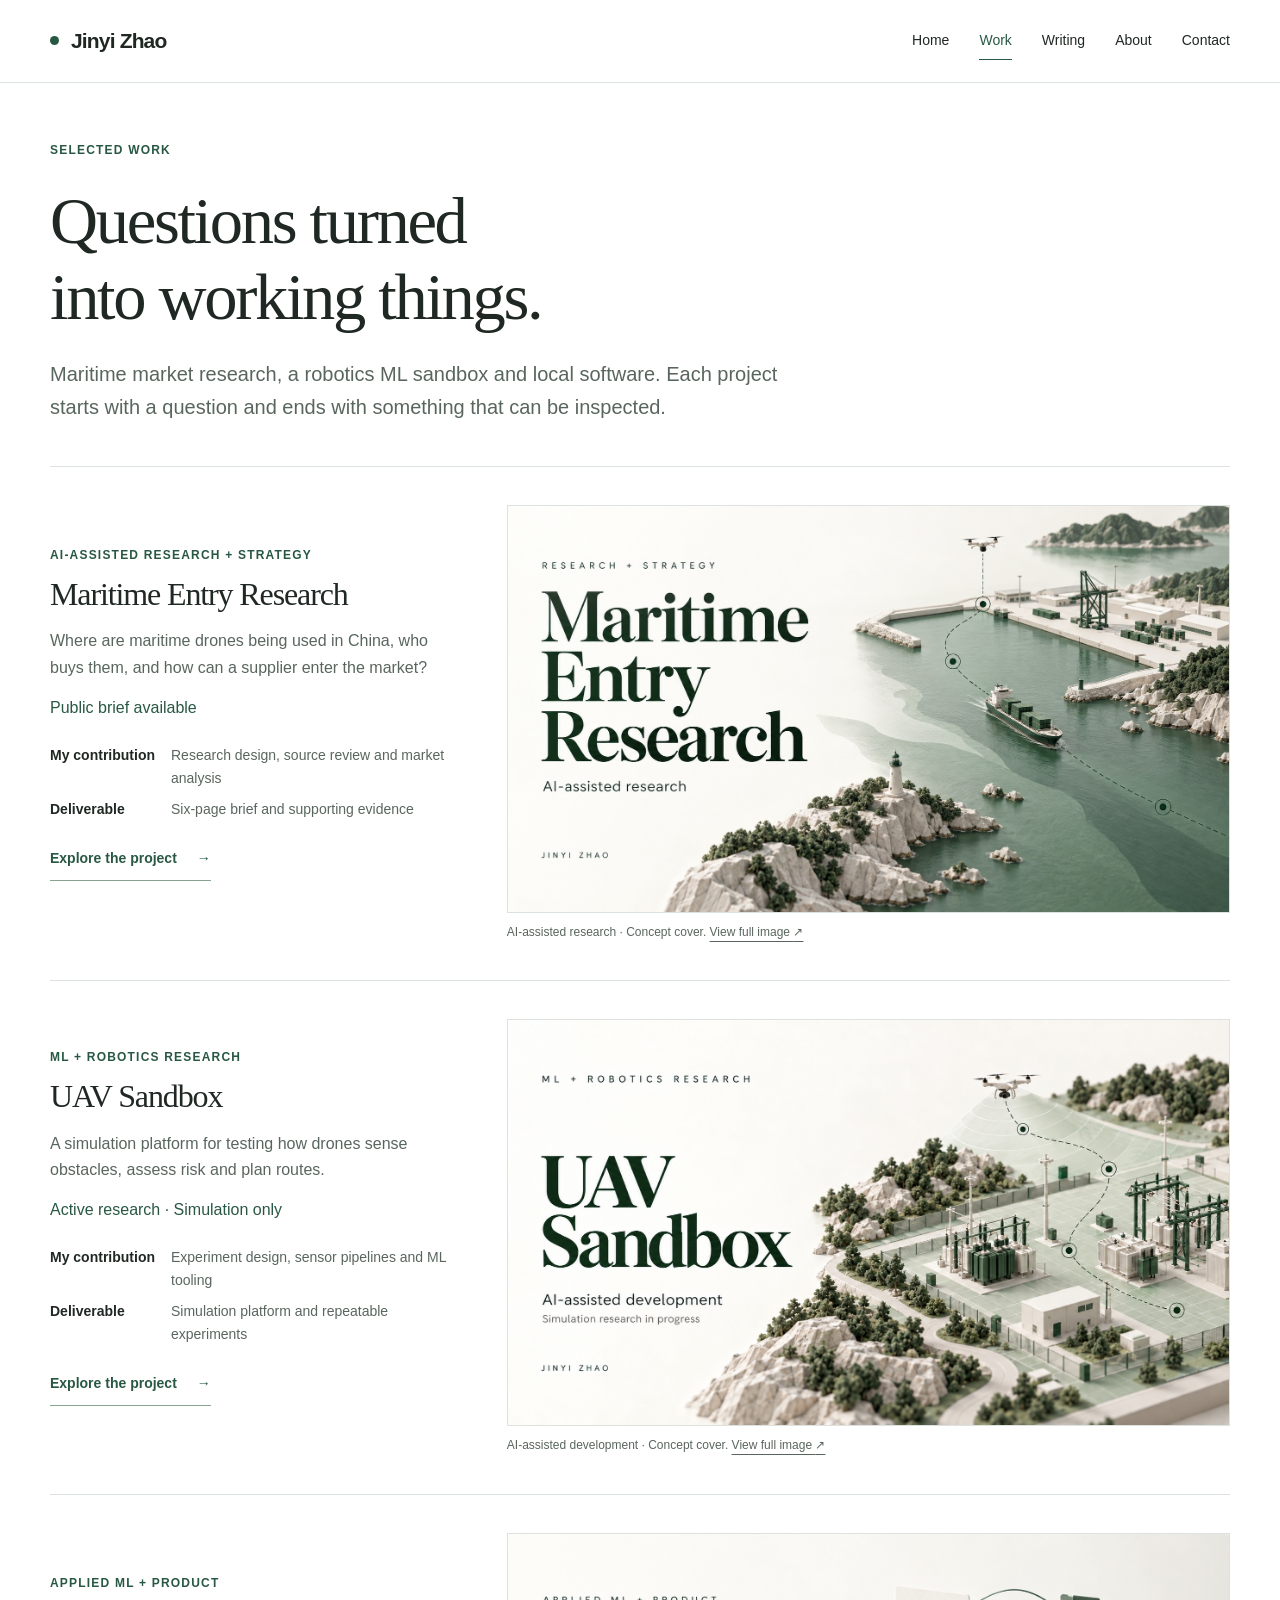
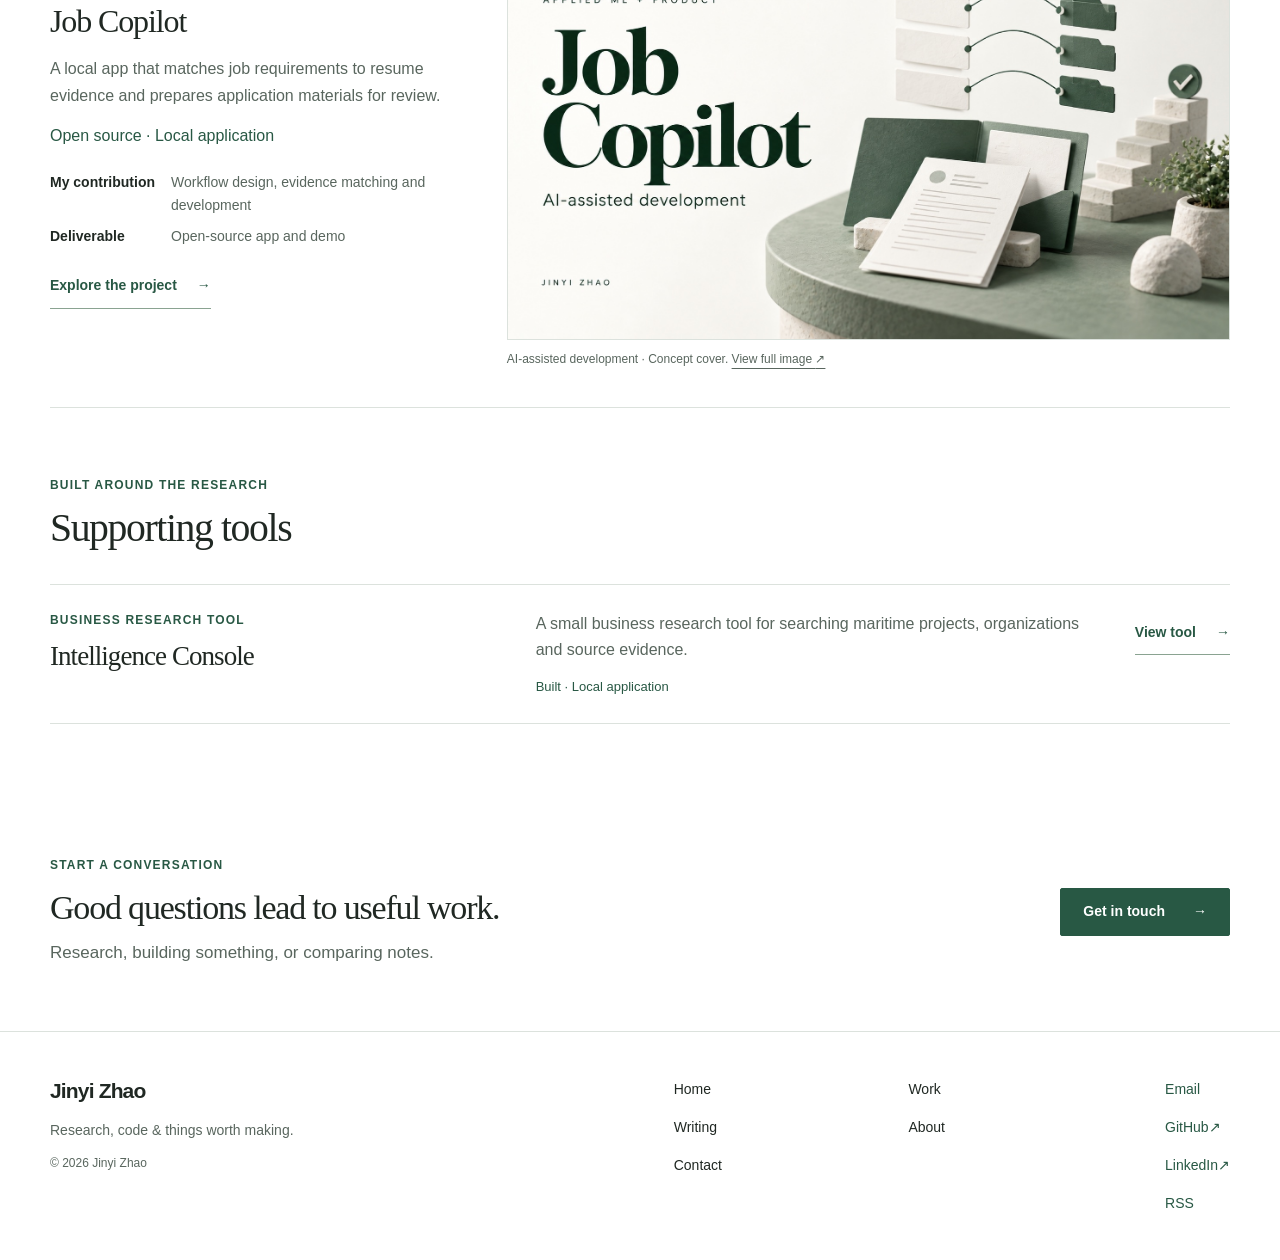
<file: work/index.html>
<!doctype html>
<html lang="en">
<head>
<meta charset="utf-8"><meta name="viewport" content="width=device-width, initial-scale=1">
<title>Work | Jinyi Zhao</title><meta name="description" content="Selected projects across research, applied machine learning and product development."><meta name="theme-color" content="#ffffff">
<link rel="canonical" href="https://www.maritimedroneintel.com/work/"><link rel="icon" href="/assets/favicon.svg" type="image/svg+xml">
<meta property="og:type" content="website"><meta property="og:site_name" content="Jinyi Zhao"><meta property="og:title" content="Work | Jinyi Zhao"><meta property="og:description" content="Selected projects across research, applied machine learning and product development."><meta property="og:url" content="https://www.maritimedroneintel.com/work/"><meta property="og:image" content="https://www.maritimedroneintel.com/assets/social-preview.png"><meta property="og:image:alt" content="Work | Jinyi Zhao"><meta name="twitter:card" content="summary_large_image">
<link rel="alternate" type="application/rss+xml" title="Jinyi Zhao — Writing" href="/feed.xml">
<link rel="stylesheet" href="/assets/site-e55a781c0d2e.css"><script src="/assets/site-edc259ba1d35.js" defer></script>
<script type="application/ld+json">{"@context": "https://schema.org", "@type": "Person", "name": "Jinyi Zhao", "url": "https://www.maritimedroneintel.com", "sameAs": ["https://www.linkedin.com/in/jinyi-zhao/", "https://github.com/Xieyizhou"]}</script>
</head>
<body>
<a class="skip-link" href="#main">Skip to content</a>
<header class="site-header"><div class="shell header-inner"><a class="brand" href="/" aria-label="Jinyi Zhao home"><span class="brand-dot" aria-hidden="true"></span>Jinyi Zhao</a><button class="menu-toggle" type="button" aria-expanded="false" aria-controls="site-nav">Menu <span aria-hidden="true">☰</span></button><nav class="site-nav" id="site-nav" aria-label="Primary navigation"><a href="/">Home</a><a href="/work/" aria-current="page">Work</a><a href="/writing/">Writing</a><a href="/about/">About</a><a href="/contact/">Contact</a></nav></div></header>
<main id="main" tabindex="-1"><section class="page-intro shell"><p class="eyebrow">Selected work</p><h1>Questions turned into working things.</h1><p class="lead">Maritime market research, a robotics ML sandbox and local software. Each project starts with a question and ends with something that can be inspected.</p></section><section class="shell work-list" aria-label="Selected projects"><article class="project-card project-feature" id="market-entry"><div class="project-copy"><p class="eyebrow">AI-assisted research + strategy</p><h2><a href="/work/maritime-entry-research/">Maritime Entry Research</a></h2><p>Where are maritime drones being used in China, who buys them, and how can a supplier enter the market?</p><p class="status">Public brief available</p><dl class="mini-facts"><dt>My contribution</dt><dd>Research design, source review and market analysis</dd><dt>Deliverable</dt><dd>Six-page brief and supporting evidence</dd></dl><a class="text-link" href="/work/maritime-entry-research/">Explore the project <span aria-hidden="true">→</span></a></div><figure class="project-figure concept-cover"><a href="/assets/maritime-ai-cover-20261002.jpg" aria-label="View full image: Maritime Entry Research"><img src="/assets/maritime-ai-cover-20261002.jpg" width="1672" height="941" alt="Maritime Entry Research — AI-assisted research. Editorial illustration of a coastal port, inspection drone and evidence routes." fetchpriority="high"></a><figcaption>AI-assisted research · Concept cover. <a href="/assets/maritime-ai-cover-20261002.jpg">View full image <span aria-hidden="true">↗</span></a></figcaption></figure></article><article class="project-card project-feature" id="uav-sandbox"><div class="project-copy"><p class="eyebrow">ML + robotics research</p><h2><a href="/work/uav-sandbox/">UAV Sandbox</a></h2><p>A simulation platform for testing how drones sense obstacles, assess risk and plan routes.</p><p class="status">Active research · Simulation only</p><dl class="mini-facts"><dt>My contribution</dt><dd>Experiment design, sensor pipelines and ML tooling</dd><dt>Deliverable</dt><dd>Simulation platform and repeatable experiments</dd></dl><a class="text-link" href="/work/uav-sandbox/">Explore the project <span aria-hidden="true">→</span></a></div><figure class="project-figure concept-cover"><a href="/assets/uav-sandbox-ai-cover-20261002.jpg" aria-label="View full image: UAV Sandbox"><img src="/assets/uav-sandbox-ai-cover-20261002.jpg" width="1672" height="941" alt="UAV Sandbox — AI-assisted development. Concept illustration of a drone, simulated substation, LiDAR arcs and a planned route." fetchpriority="high"></a><figcaption>AI-assisted development · Concept cover. <a href="/assets/uav-sandbox-ai-cover-20261002.jpg">View full image <span aria-hidden="true">↗</span></a></figcaption></figure></article><article class="project-card project-feature" id="job-copilot"><div class="project-copy"><p class="eyebrow">Applied ML + product</p><h2><a href="/work/job-copilot/">Job Copilot</a></h2><p>A local app that matches job requirements to resume evidence and prepares application materials for review.</p><p class="status">Open source · Local application</p><dl class="mini-facts"><dt>My contribution</dt><dd>Workflow design, evidence matching and development</dd><dt>Deliverable</dt><dd>Open-source app and demo</dd></dl><a class="text-link" href="/work/job-copilot/">Explore the project <span aria-hidden="true">→</span></a></div><figure class="project-figure concept-cover"><a href="/assets/job-copilot-ai-cover-20261002.jpg" aria-label="View full image: Job Copilot"><img src="/assets/job-copilot-ai-cover-20261002.jpg" width="1672" height="941" alt="Job Copilot — AI-assisted development. Editorial concept of resume evidence connected to job requirements." fetchpriority="high"></a><figcaption>AI-assisted development · Concept cover. <a href="/assets/job-copilot-ai-cover-20261002.jpg">View full image <span aria-hidden="true">↗</span></a></figcaption></figure></article></section><section class="section shell supporting-tools"><div class="section-heading"><div><p class="eyebrow">Built around the research</p><h2>Supporting tools</h2></div></div><div class="supporting-list"><article class="supporting-note" id="partner-console"><div><p class="eyebrow">Business research tool</p><h3><a href="/work/partner-intelligence/">Intelligence Console</a></h3></div><div><p>A small business research tool for searching maritime projects, organizations and source evidence.</p><p class="status">Built · Local application</p></div><a class="text-link" href="/work/partner-intelligence/">View tool <span aria-hidden="true">→</span></a></article></div></section><section class="contact-strip"><div class="shell"><div><p class="eyebrow">Start a conversation</p><h2>Good questions lead to useful work.</h2><p>Research, building something, or comparing notes.</p></div><a class="button" href="/contact/">Get in touch <span aria-hidden="true">→</span></a></div></section></main>
<footer class="site-footer"><div class="shell footer-inner"><div><a class="brand footer-brand" href="/">Jinyi Zhao</a><p>Research, code &amp; things worth making.</p><p class="small">© 2026 Jinyi Zhao</p></div><nav aria-label="Footer navigation"><a href="/">Home</a><a href="/work/">Work</a><a href="/writing/">Writing</a><a href="/about/">About</a><a href="/contact/">Contact</a></nav><div class="footer-elsewhere"><a href="mailto:jinyi@maritimedroneintel.com">Email</a><a href="https://github.com/Xieyizhou" target="_blank" rel="noreferrer">GitHub <span aria-hidden="true">↗</span></a><a href="https://www.linkedin.com/in/jinyi-zhao/" target="_blank" rel="noreferrer">LinkedIn <span aria-hidden="true">↗</span></a><a href="/feed.xml">RSS</a></div></div></footer>
</body>
</html>
</file>
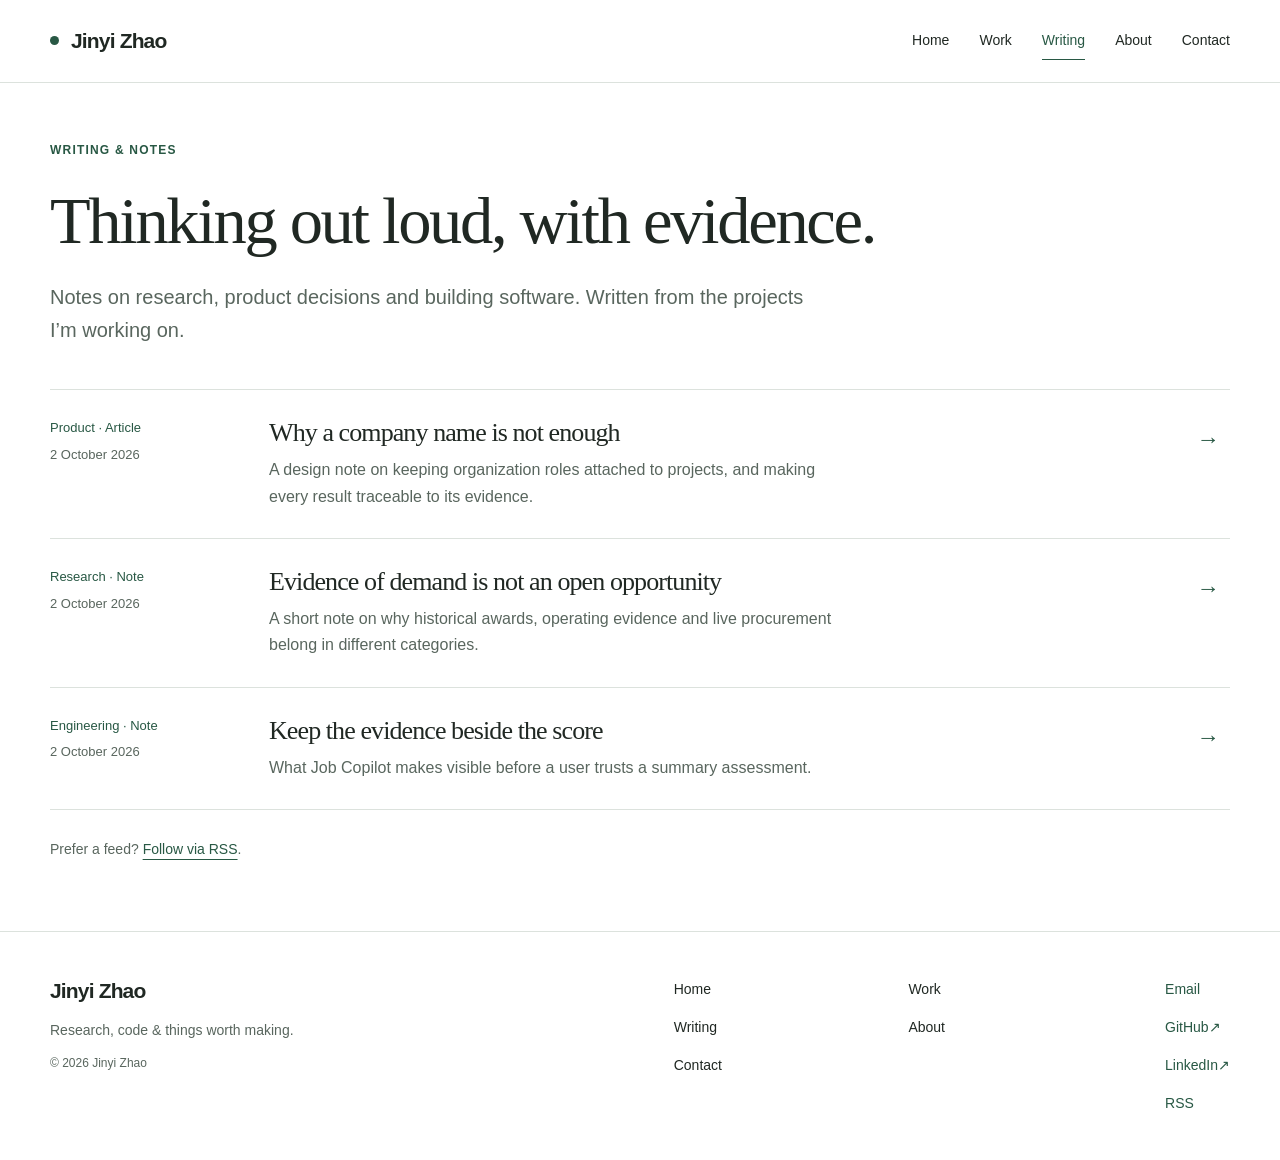
<file: writing/index.html>
<!doctype html>
<html lang="en">
<head>
<meta charset="utf-8"><meta name="viewport" content="width=device-width, initial-scale=1">
<title>Writing | Jinyi Zhao</title><meta name="description" content="Project notes on evidence, research and building useful software."><meta name="theme-color" content="#ffffff">
<link rel="canonical" href="https://www.maritimedroneintel.com/writing/"><link rel="icon" href="/assets/favicon.svg" type="image/svg+xml">
<meta property="og:type" content="website"><meta property="og:site_name" content="Jinyi Zhao"><meta property="og:title" content="Writing | Jinyi Zhao"><meta property="og:description" content="Project notes on evidence, research and building useful software."><meta property="og:url" content="https://www.maritimedroneintel.com/writing/"><meta property="og:image" content="https://www.maritimedroneintel.com/assets/social-preview.png"><meta property="og:image:alt" content="Writing | Jinyi Zhao"><meta name="twitter:card" content="summary_large_image">
<link rel="alternate" type="application/rss+xml" title="Jinyi Zhao — Writing" href="/feed.xml">
<link rel="stylesheet" href="/assets/site-e55a781c0d2e.css"><script src="/assets/site-edc259ba1d35.js" defer></script>
<script type="application/ld+json">{"@context": "https://schema.org", "@type": "Person", "name": "Jinyi Zhao", "url": "https://www.maritimedroneintel.com", "sameAs": ["https://www.linkedin.com/in/jinyi-zhao/", "https://github.com/Xieyizhou"]}</script>
</head>
<body>
<a class="skip-link" href="#main">Skip to content</a>
<header class="site-header"><div class="shell header-inner"><a class="brand" href="/" aria-label="Jinyi Zhao home"><span class="brand-dot" aria-hidden="true"></span>Jinyi Zhao</a><button class="menu-toggle" type="button" aria-expanded="false" aria-controls="site-nav">Menu <span aria-hidden="true">☰</span></button><nav class="site-nav" id="site-nav" aria-label="Primary navigation"><a href="/">Home</a><a href="/work/">Work</a><a href="/writing/" aria-current="page">Writing</a><a href="/about/">About</a><a href="/contact/">Contact</a></nav></div></header>
<main id="main" tabindex="-1"><section class="page-intro shell"><p class="eyebrow">Writing &amp; notes</p><h1>Thinking out loud, with evidence.</h1><p class="lead">Notes on research, product decisions and building software. Written from the projects I’m working on.</p></section><section class="shell writing-index" aria-label="Published writing"><div class="writing-list"><article class="writing-row"><div class="writing-meta"><span>Product · Article</span><time datetime="2026-10-02">2 October 2026</time></div><div><h2><a href="/writing/project-specific-evidence/">Why a company name is not enough</a></h2><p>A design note on keeping organization roles attached to projects, and making every result traceable to its evidence.</p></div><a class="row-arrow" href="/writing/project-specific-evidence/" aria-label="Read Why a company name is not enough">→</a></article><article class="writing-row"><div class="writing-meta"><span>Research · Note</span><time datetime="2026-10-02">2 October 2026</time></div><div><h2><a href="/writing/market-evidence-and-opportunity/">Evidence of demand is not an open opportunity</a></h2><p>A short note on why historical awards, operating evidence and live procurement belong in different categories.</p></div><a class="row-arrow" href="/writing/market-evidence-and-opportunity/" aria-label="Read Evidence of demand is not an open opportunity">→</a></article><article class="writing-row"><div class="writing-meta"><span>Engineering · Note</span><time datetime="2026-10-02">2 October 2026</time></div><div><h2><a href="/writing/separate-fit-from-evidence/">Keep the evidence beside the score</a></h2><p>What Job Copilot makes visible before a user trusts a summary assessment.</p></div><a class="row-arrow" href="/writing/separate-fit-from-evidence/" aria-label="Read Keep the evidence beside the score">→</a></article></div><p class="rss-note">Prefer a feed? <a href="/feed.xml">Follow via RSS</a>.</p></section></main>
<footer class="site-footer"><div class="shell footer-inner"><div><a class="brand footer-brand" href="/">Jinyi Zhao</a><p>Research, code &amp; things worth making.</p><p class="small">© 2026 Jinyi Zhao</p></div><nav aria-label="Footer navigation"><a href="/">Home</a><a href="/work/">Work</a><a href="/writing/">Writing</a><a href="/about/">About</a><a href="/contact/">Contact</a></nav><div class="footer-elsewhere"><a href="mailto:jinyi@maritimedroneintel.com">Email</a><a href="https://github.com/Xieyizhou" target="_blank" rel="noreferrer">GitHub <span aria-hidden="true">↗</span></a><a href="https://www.linkedin.com/in/jinyi-zhao/" target="_blank" rel="noreferrer">LinkedIn <span aria-hidden="true">↗</span></a><a href="/feed.xml">RSS</a></div></div></footer>
</body>
</html>
</file>
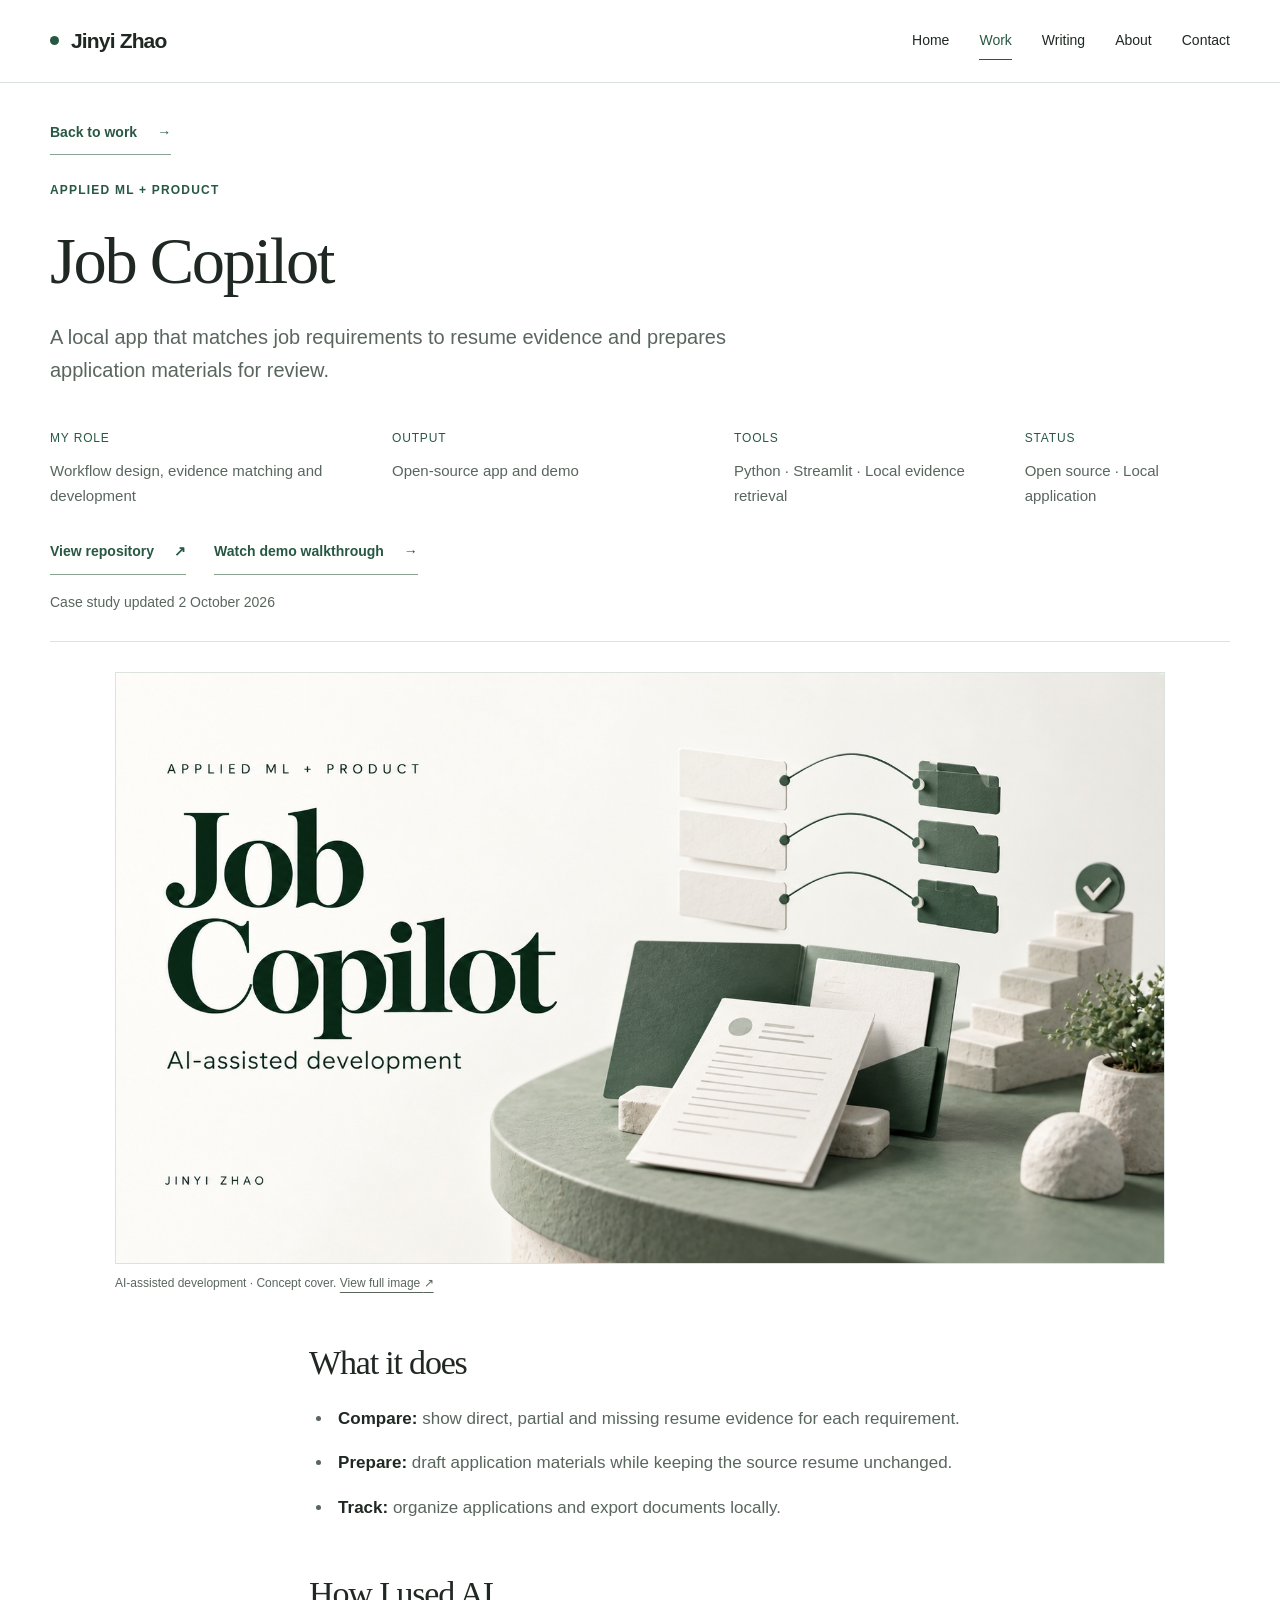
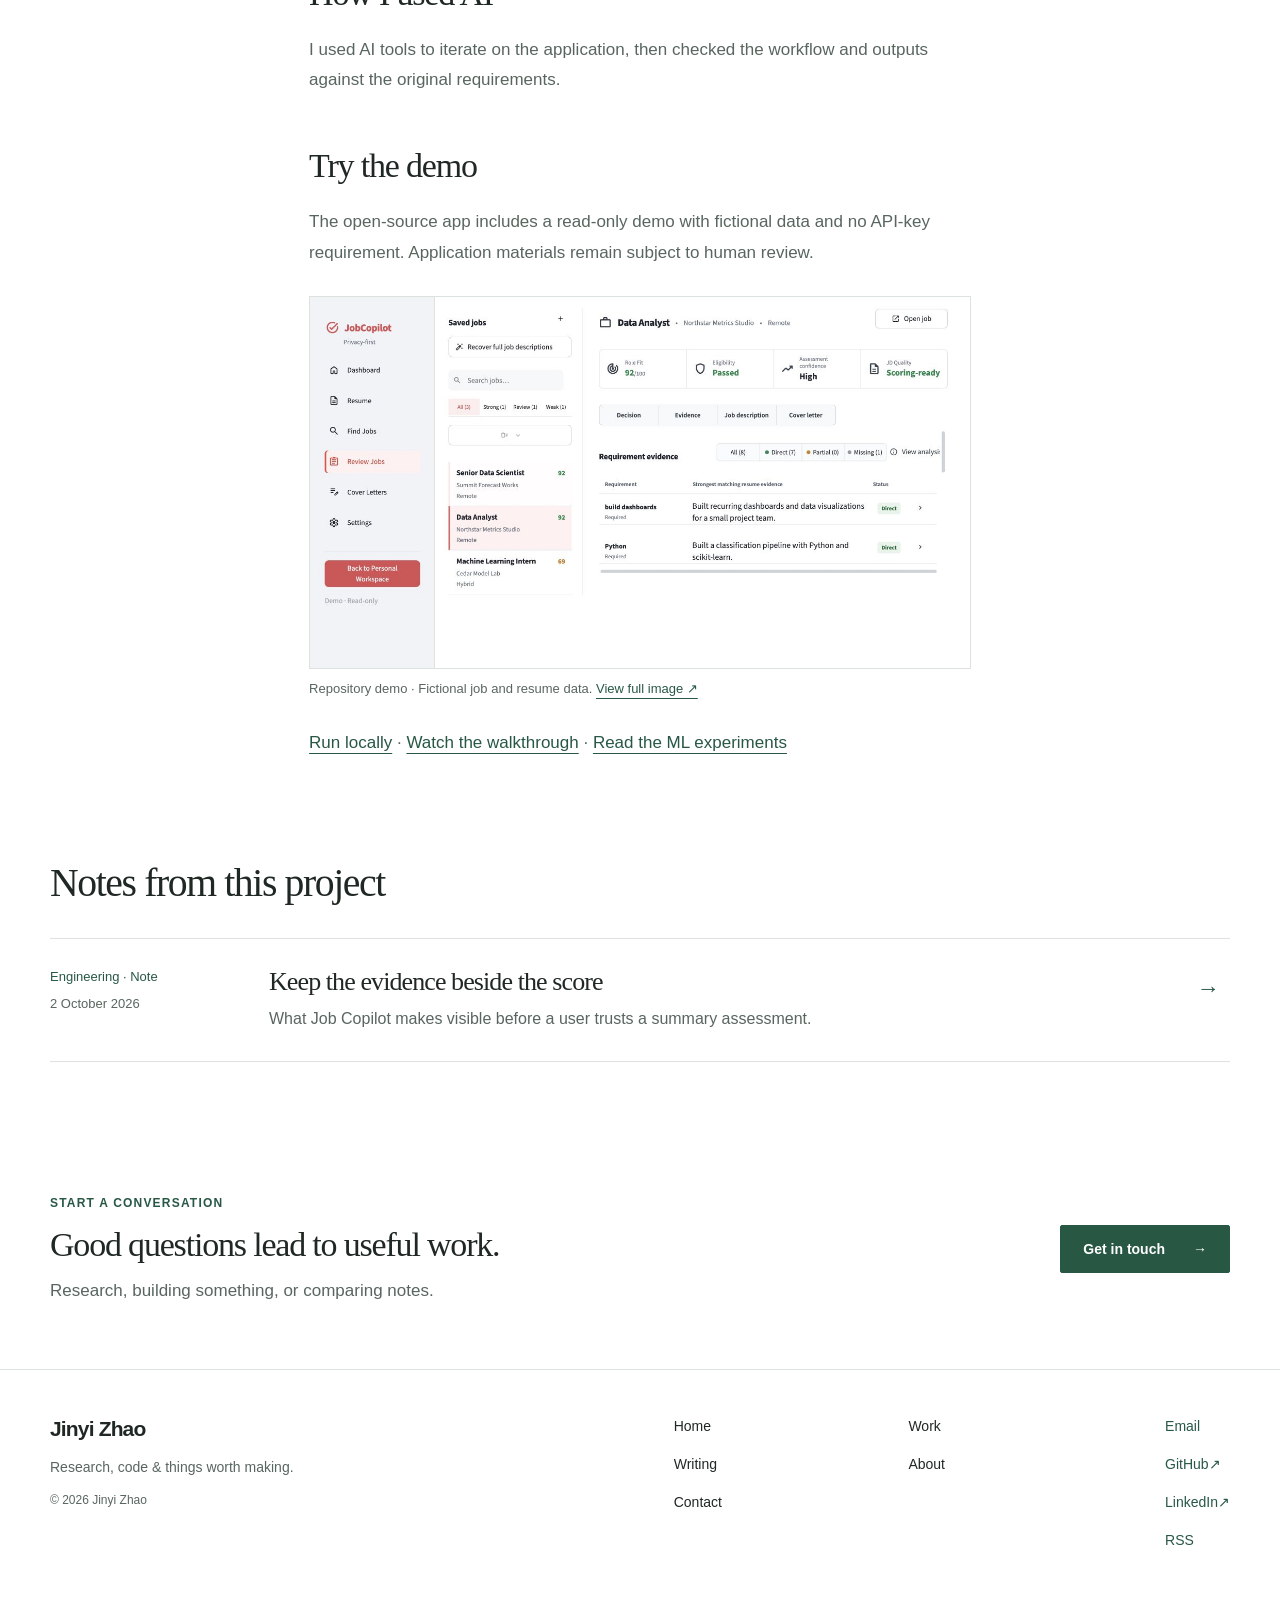
<file: work/job-copilot/index.html>
<!doctype html>
<html lang="en">
<head>
<meta charset="utf-8"><meta name="viewport" content="width=device-width, initial-scale=1">
<title>Job Copilot | Jinyi Zhao</title><meta name="description" content="A local app that matches job requirements to resume evidence and prepares application materials for review."><meta name="theme-color" content="#ffffff">
<link rel="canonical" href="https://www.maritimedroneintel.com/work/job-copilot/"><link rel="icon" href="/assets/favicon.svg" type="image/svg+xml">
<meta property="og:type" content="website"><meta property="og:site_name" content="Jinyi Zhao"><meta property="og:title" content="Job Copilot | Jinyi Zhao"><meta property="og:description" content="A local app that matches job requirements to resume evidence and prepares application materials for review."><meta property="og:url" content="https://www.maritimedroneintel.com/work/job-copilot/"><meta property="og:image" content="https://www.maritimedroneintel.com/assets/job-copilot-ai-cover-20261002.jpg"><meta property="og:image:alt" content="Job Copilot | Jinyi Zhao"><meta name="twitter:card" content="summary_large_image">
<link rel="alternate" type="application/rss+xml" title="Jinyi Zhao — Writing" href="/feed.xml">
<link rel="stylesheet" href="/assets/site-e55a781c0d2e.css"><script src="/assets/site-edc259ba1d35.js" defer></script>
<script type="application/ld+json">{"@context": "https://schema.org", "@type": "Person", "name": "Jinyi Zhao", "url": "https://www.maritimedroneintel.com", "sameAs": ["https://www.linkedin.com/in/jinyi-zhao/", "https://github.com/Xieyizhou"]}</script>
</head>
<body>
<a class="skip-link" href="#main">Skip to content</a>
<header class="site-header"><div class="shell header-inner"><a class="brand" href="/" aria-label="Jinyi Zhao home"><span class="brand-dot" aria-hidden="true"></span>Jinyi Zhao</a><button class="menu-toggle" type="button" aria-expanded="false" aria-controls="site-nav">Menu <span aria-hidden="true">☰</span></button><nav class="site-nav" id="site-nav" aria-label="Primary navigation"><a href="/">Home</a><a href="/work/" aria-current="page">Work</a><a href="/writing/">Writing</a><a href="/about/">About</a><a href="/contact/">Contact</a></nav></div></header>
<main id="main" tabindex="-1"><div class="shell breadcrumb"><a class="text-link" href="/work/">Back to work <span aria-hidden="true">→</span></a></div><section class="page-intro shell"><p class="eyebrow">Applied ML + product</p><h1>Job Copilot</h1><p class="lead">A local app that matches job requirements to resume evidence and prepares application materials for review.</p></section><section class="shell case-facts" aria-label="Project facts"><dl><div><dt>My role</dt><dd>Workflow design, evidence matching and development</dd></div><div><dt>Output</dt><dd>Open-source app and demo</dd></div><div><dt>Tools</dt><dd>Python · Streamlit · Local evidence retrieval</dd></div><div><dt>Status</dt><dd>Open source · Local application</dd></div></dl><div class="actions"><a class="text-link" href="https://github.com/Xieyizhou/job-application-copilot" target="_blank" rel="noreferrer">View repository <span aria-hidden="true">↗</span></a><a class="text-link" href="/assets/job-copilot-walkthrough.gif">Watch demo walkthrough <span aria-hidden="true">→</span></a></div><p class="small">Case study updated 2 October 2026</p></section><div class="shell case-preview"><figure class="project-figure concept-cover"><a href="/assets/job-copilot-ai-cover-20261002.jpg" aria-label="View full image: Job Copilot"><img src="/assets/job-copilot-ai-cover-20261002.jpg" width="1672" height="941" alt="Job Copilot — AI-assisted development. Editorial concept of resume evidence connected to job requirements." fetchpriority="high"></a><figcaption>AI-assisted development · Concept cover. <a href="/assets/job-copilot-ai-cover-20261002.jpg">View full image <span aria-hidden="true">↗</span></a></figcaption></figure></div><div class="prose case-body"><section id="features"><h2>What it does</h2><ul><li><strong>Compare:</strong> show direct, partial and missing resume evidence for each requirement.</li><li><strong>Prepare:</strong> draft application materials while keeping the source resume unchanged.</li><li><strong>Track:</strong> organize applications and export documents locally.</li></ul></section>
<section id="ai-workflow"><h2>How I used AI</h2><p>I used AI tools to iterate on the application, then checked the workflow and outputs against the original requirements.</p></section>
<section id="delivery"><h2>Try the demo</h2><p>The open-source app includes a read-only demo with fictional data and no API-key requirement. Application materials remain subject to human review.</p><figure class="report-evidence"><a href="/assets/job-copilot-evidence.png"><img src="/assets/job-copilot-evidence.png" alt="Job Copilot demo showing job requirements beside resume evidence." width="1280" height="720" loading="lazy"></a><figcaption>Repository demo · Fictional job and resume data. <a href="/assets/job-copilot-evidence.png">View full image ↗</a></figcaption></figure><p><a href="https://github.com/Xieyizhou/job-application-copilot#quick-start">Run locally</a> · <a href="/assets/job-copilot-walkthrough.gif">Watch the walkthrough</a> · <a href="https://github.com/Xieyizhou/job-application-copilot/blob/main/docs/ML_SYSTEM_CASE_STUDY.md">Read the ML experiments</a></p></section>
</div><section class="section shell"><div class="section-heading"><h2>Notes from this project</h2></div><div class="writing-list"><article class="writing-row"><div class="writing-meta"><span>Engineering · Note</span><time datetime="2026-10-02">2 October 2026</time></div><div><h3><a href="/writing/separate-fit-from-evidence/">Keep the evidence beside the score</a></h3><p>What Job Copilot makes visible before a user trusts a summary assessment.</p></div><a class="row-arrow" href="/writing/separate-fit-from-evidence/" aria-label="Read Keep the evidence beside the score">→</a></article></div></section><section class="contact-strip"><div class="shell"><div><p class="eyebrow">Start a conversation</p><h2>Good questions lead to useful work.</h2><p>Research, building something, or comparing notes.</p></div><a class="button" href="/contact/">Get in touch <span aria-hidden="true">→</span></a></div></section></main>
<footer class="site-footer"><div class="shell footer-inner"><div><a class="brand footer-brand" href="/">Jinyi Zhao</a><p>Research, code &amp; things worth making.</p><p class="small">© 2026 Jinyi Zhao</p></div><nav aria-label="Footer navigation"><a href="/">Home</a><a href="/work/">Work</a><a href="/writing/">Writing</a><a href="/about/">About</a><a href="/contact/">Contact</a></nav><div class="footer-elsewhere"><a href="mailto:jinyi@maritimedroneintel.com">Email</a><a href="https://github.com/Xieyizhou" target="_blank" rel="noreferrer">GitHub <span aria-hidden="true">↗</span></a><a href="https://www.linkedin.com/in/jinyi-zhao/" target="_blank" rel="noreferrer">LinkedIn <span aria-hidden="true">↗</span></a><a href="/feed.xml">RSS</a></div></div></footer>
</body>
</html>
</file>
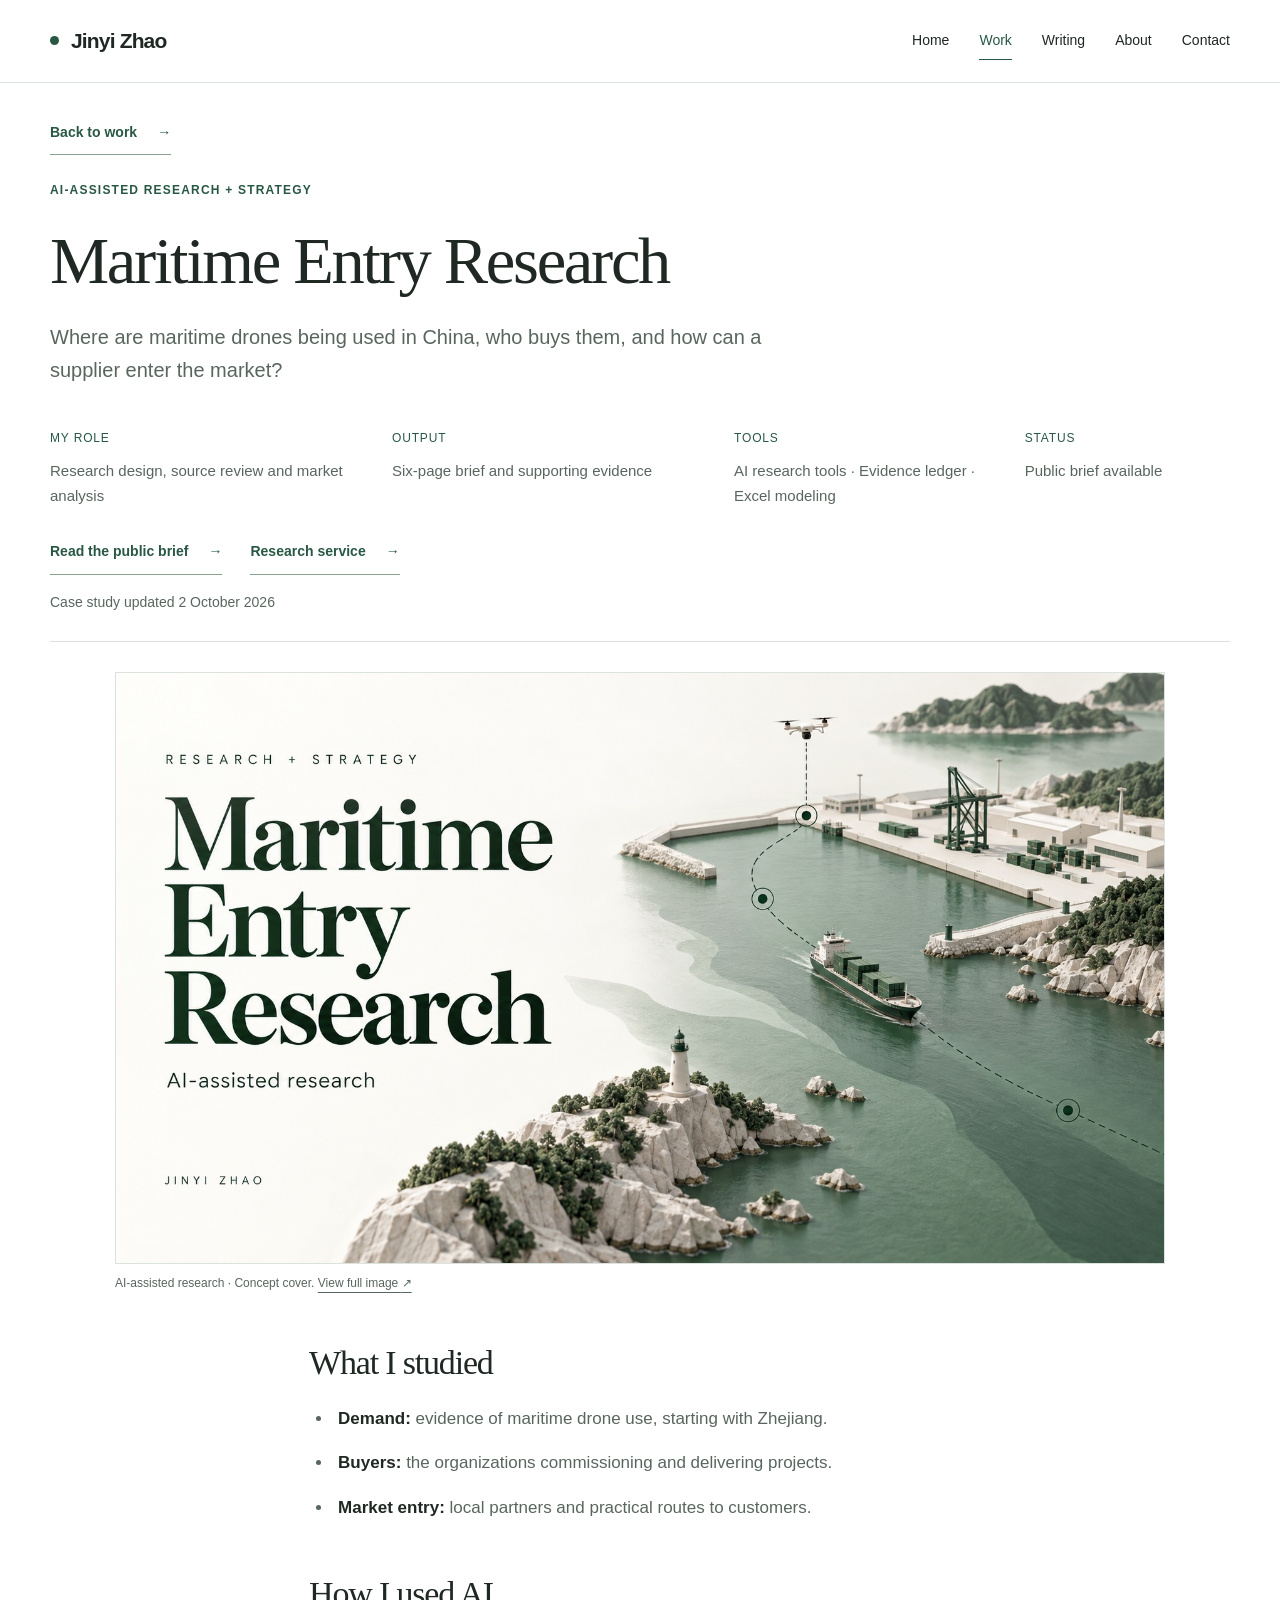
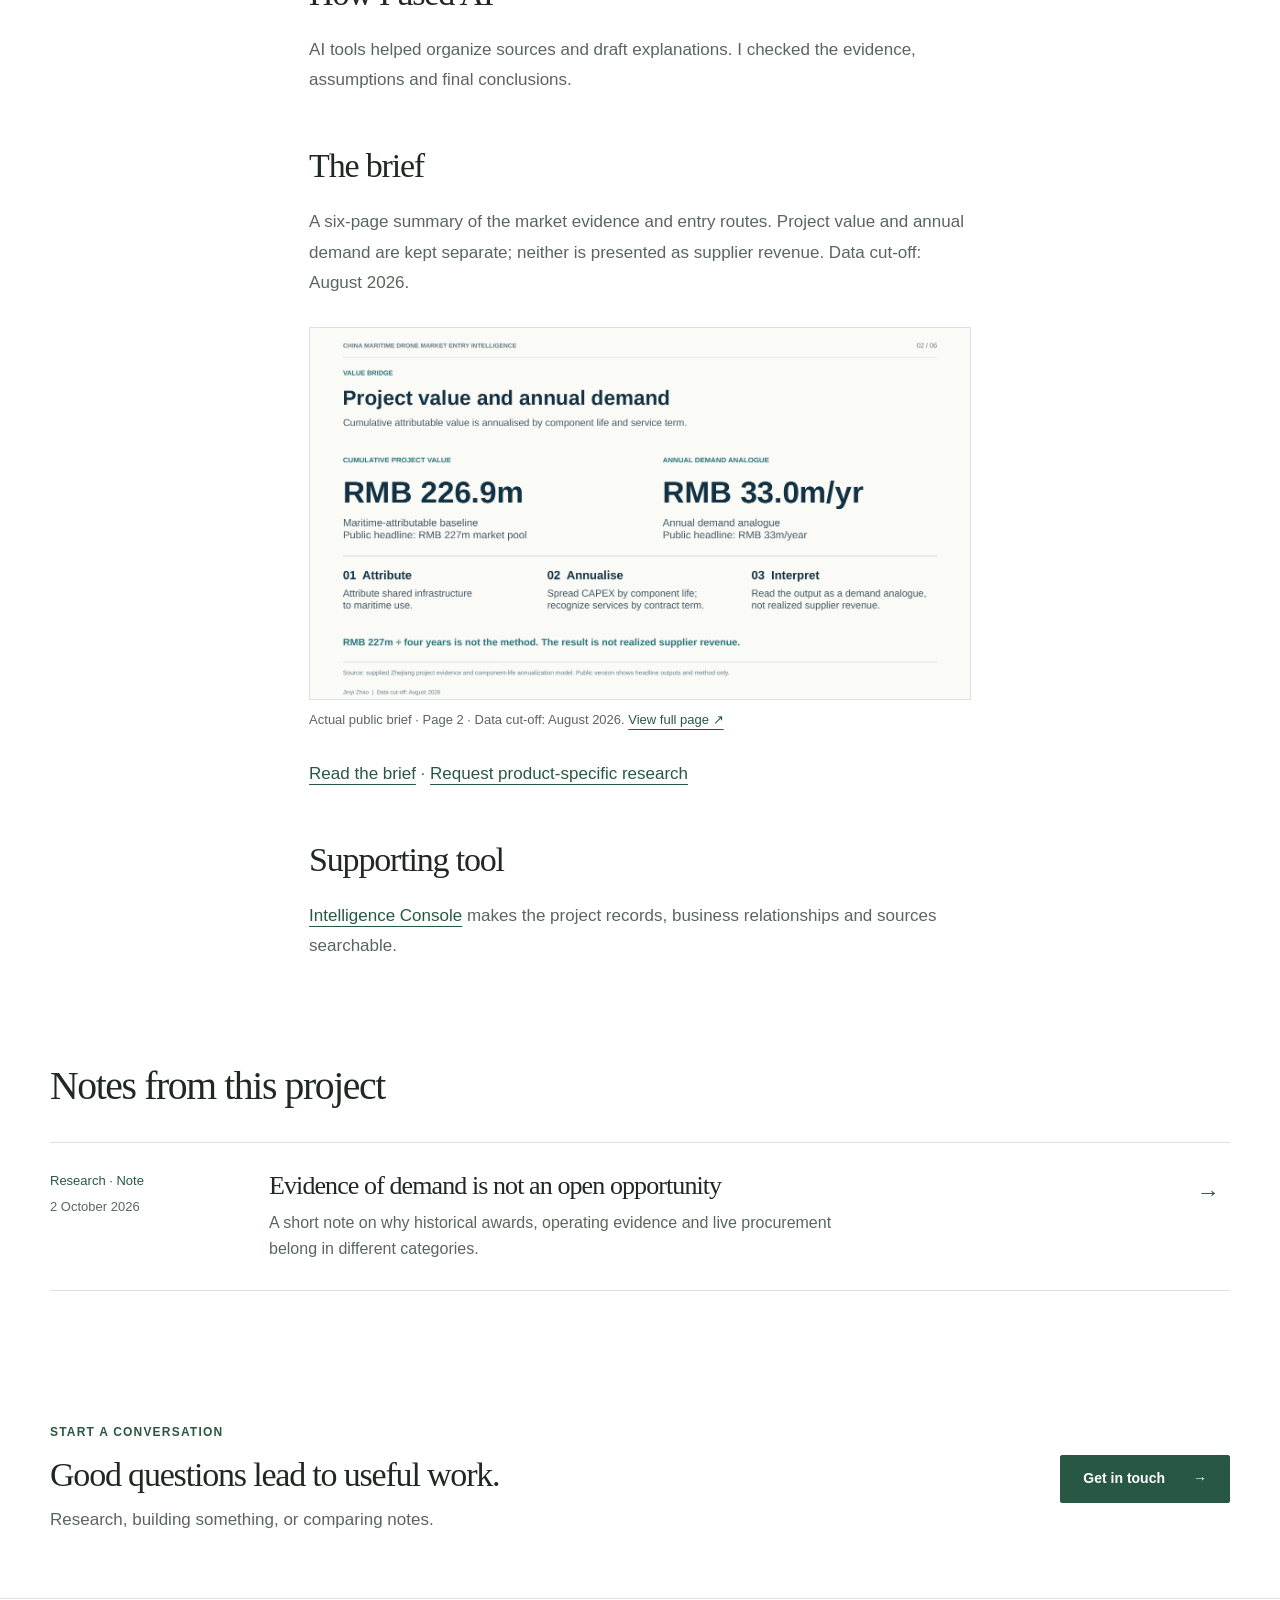
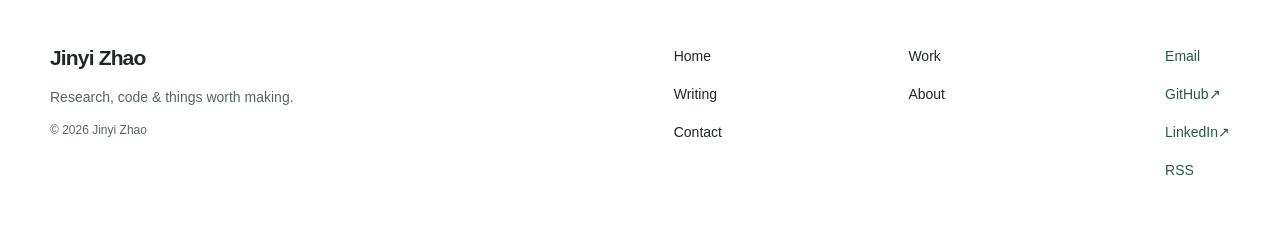
<file: work/maritime-entry-research/index.html>
<!doctype html>
<html lang="en">
<head>
<meta charset="utf-8"><meta name="viewport" content="width=device-width, initial-scale=1">
<title>Maritime Entry Research | Jinyi Zhao</title><meta name="description" content="Where are maritime drones being used in China, who buys them, and how can a supplier enter the market?"><meta name="theme-color" content="#ffffff">
<link rel="canonical" href="https://www.maritimedroneintel.com/work/maritime-entry-research/"><link rel="icon" href="/assets/favicon.svg" type="image/svg+xml">
<meta property="og:type" content="website"><meta property="og:site_name" content="Jinyi Zhao"><meta property="og:title" content="Maritime Entry Research | Jinyi Zhao"><meta property="og:description" content="Where are maritime drones being used in China, who buys them, and how can a supplier enter the market?"><meta property="og:url" content="https://www.maritimedroneintel.com/work/maritime-entry-research/"><meta property="og:image" content="https://www.maritimedroneintel.com/assets/maritime-ai-cover-20261002.jpg"><meta property="og:image:alt" content="Maritime Entry Research | Jinyi Zhao"><meta name="twitter:card" content="summary_large_image">
<link rel="alternate" type="application/rss+xml" title="Jinyi Zhao — Writing" href="/feed.xml">
<link rel="stylesheet" href="/assets/site-e55a781c0d2e.css"><script src="/assets/site-edc259ba1d35.js" defer></script>
<script type="application/ld+json">{"@context": "https://schema.org", "@type": "Person", "name": "Jinyi Zhao", "url": "https://www.maritimedroneintel.com", "sameAs": ["https://www.linkedin.com/in/jinyi-zhao/", "https://github.com/Xieyizhou"]}</script>
</head>
<body>
<a class="skip-link" href="#main">Skip to content</a>
<header class="site-header"><div class="shell header-inner"><a class="brand" href="/" aria-label="Jinyi Zhao home"><span class="brand-dot" aria-hidden="true"></span>Jinyi Zhao</a><button class="menu-toggle" type="button" aria-expanded="false" aria-controls="site-nav">Menu <span aria-hidden="true">☰</span></button><nav class="site-nav" id="site-nav" aria-label="Primary navigation"><a href="/">Home</a><a href="/work/" aria-current="page">Work</a><a href="/writing/">Writing</a><a href="/about/">About</a><a href="/contact/">Contact</a></nav></div></header>
<main id="main" tabindex="-1"><div class="shell breadcrumb"><a class="text-link" href="/work/">Back to work <span aria-hidden="true">→</span></a></div><section class="page-intro shell"><p class="eyebrow">AI-assisted research + strategy</p><h1>Maritime Entry Research</h1><p class="lead">Where are maritime drones being used in China, who buys them, and how can a supplier enter the market?</p></section><section class="shell case-facts" aria-label="Project facts"><dl><div><dt>My role</dt><dd>Research design, source review and market analysis</dd></div><div><dt>Output</dt><dd>Six-page brief and supporting evidence</dd></div><div><dt>Tools</dt><dd>AI research tools · Evidence ledger · Excel modeling</dd></div><div><dt>Status</dt><dd>Public brief available</dd></div></dl><div class="actions"><a class="text-link" href="/brief/">Read the public brief <span aria-hidden="true">→</span></a><a class="text-link" href="/services/">Research service <span aria-hidden="true">→</span></a></div><p class="small">Case study updated 2 October 2026</p></section><div class="shell case-preview"><figure class="project-figure concept-cover"><a href="/assets/maritime-ai-cover-20261002.jpg" aria-label="View full image: Maritime Entry Research"><img src="/assets/maritime-ai-cover-20261002.jpg" width="1672" height="941" alt="Maritime Entry Research — AI-assisted research. Editorial illustration of a coastal port, inspection drone and evidence routes." fetchpriority="high"></a><figcaption>AI-assisted research · Concept cover. <a href="/assets/maritime-ai-cover-20261002.jpg">View full image <span aria-hidden="true">↗</span></a></figcaption></figure></div><div class="prose case-body"><section id="focus"><h2>What I studied</h2><ul><li><strong>Demand:</strong> evidence of maritime drone use, starting with Zhejiang.</li><li><strong>Buyers:</strong> the organizations commissioning and delivering projects.</li><li><strong>Market entry:</strong> local partners and practical routes to customers.</li></ul></section>
<section id="ai-workflow"><h2>How I used AI</h2><p>AI tools helped organize sources and draft explanations. I checked the evidence, assumptions and final conclusions.</p></section>
<section id="delivery"><h2>The brief</h2><p>A six-page summary of the market evidence and entry routes. Project value and annual demand are kept separate; neither is presented as supplier revenue. Data cut-off: August 2026.</p><figure class="report-evidence"><a href="/assets/maritime-brief-page-2-20261002.png"><img src="/assets/maritime-brief-page-2-20261002.png" alt="Page two of the public brief shows the attribution and annualisation method." width="1440" height="811" loading="lazy"></a><figcaption>Actual public brief · Page 2 · Data cut-off: August 2026. <a href="/assets/maritime-brief-page-2-20261002.png">View full page ↗</a></figcaption></figure><p><a href="/brief/">Read the brief</a> · <a href="/services/">Request product-specific research</a></p></section>
<section id="supporting-tool"><h2>Supporting tool</h2><p><a href="/work/partner-intelligence/">Intelligence Console</a> makes the project records, business relationships and sources searchable.</p></section>
</div><section class="section shell"><div class="section-heading"><h2>Notes from this project</h2></div><div class="writing-list"><article class="writing-row"><div class="writing-meta"><span>Research · Note</span><time datetime="2026-10-02">2 October 2026</time></div><div><h3><a href="/writing/market-evidence-and-opportunity/">Evidence of demand is not an open opportunity</a></h3><p>A short note on why historical awards, operating evidence and live procurement belong in different categories.</p></div><a class="row-arrow" href="/writing/market-evidence-and-opportunity/" aria-label="Read Evidence of demand is not an open opportunity">→</a></article></div></section><section class="contact-strip"><div class="shell"><div><p class="eyebrow">Start a conversation</p><h2>Good questions lead to useful work.</h2><p>Research, building something, or comparing notes.</p></div><a class="button" href="/contact/">Get in touch <span aria-hidden="true">→</span></a></div></section></main>
<footer class="site-footer"><div class="shell footer-inner"><div><a class="brand footer-brand" href="/">Jinyi Zhao</a><p>Research, code &amp; things worth making.</p><p class="small">© 2026 Jinyi Zhao</p></div><nav aria-label="Footer navigation"><a href="/">Home</a><a href="/work/">Work</a><a href="/writing/">Writing</a><a href="/about/">About</a><a href="/contact/">Contact</a></nav><div class="footer-elsewhere"><a href="mailto:jinyi@maritimedroneintel.com">Email</a><a href="https://github.com/Xieyizhou" target="_blank" rel="noreferrer">GitHub <span aria-hidden="true">↗</span></a><a href="https://www.linkedin.com/in/jinyi-zhao/" target="_blank" rel="noreferrer">LinkedIn <span aria-hidden="true">↗</span></a><a href="/feed.xml">RSS</a></div></div></footer>
</body>
</html>
</file>
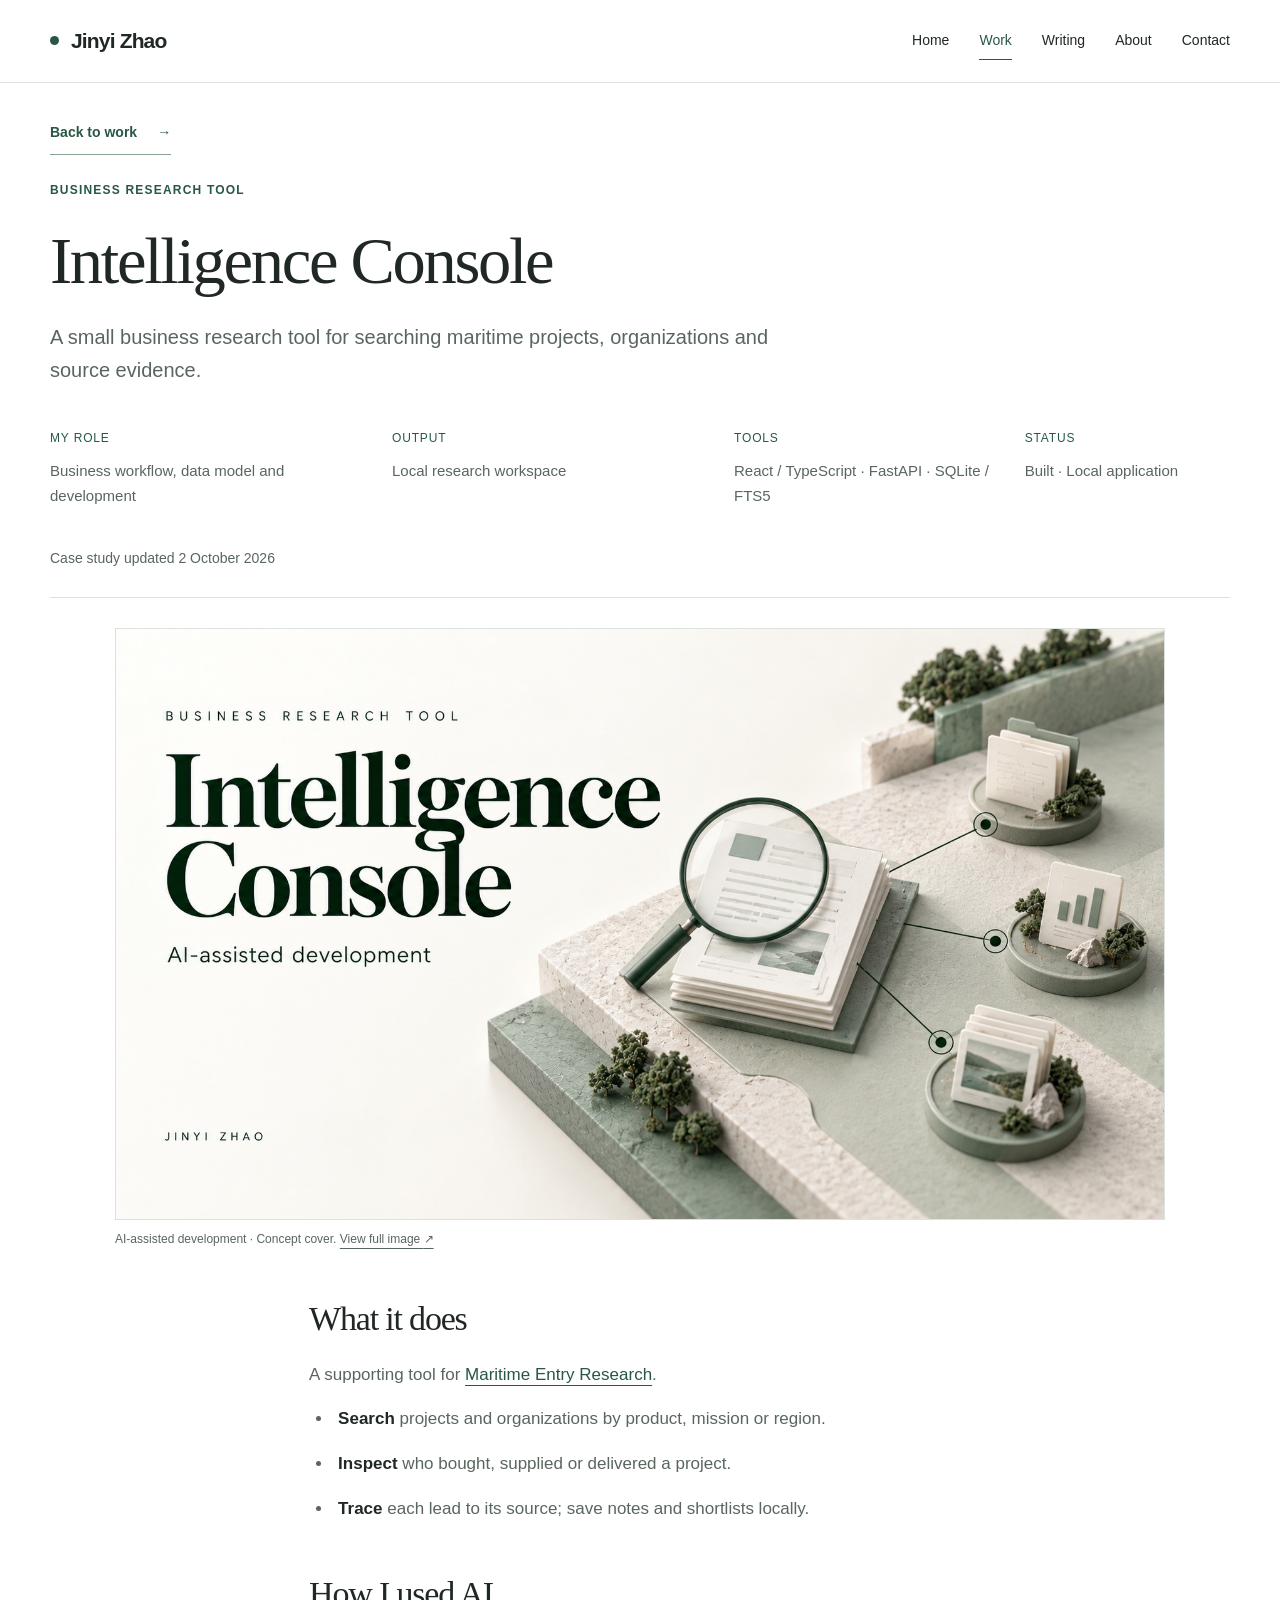
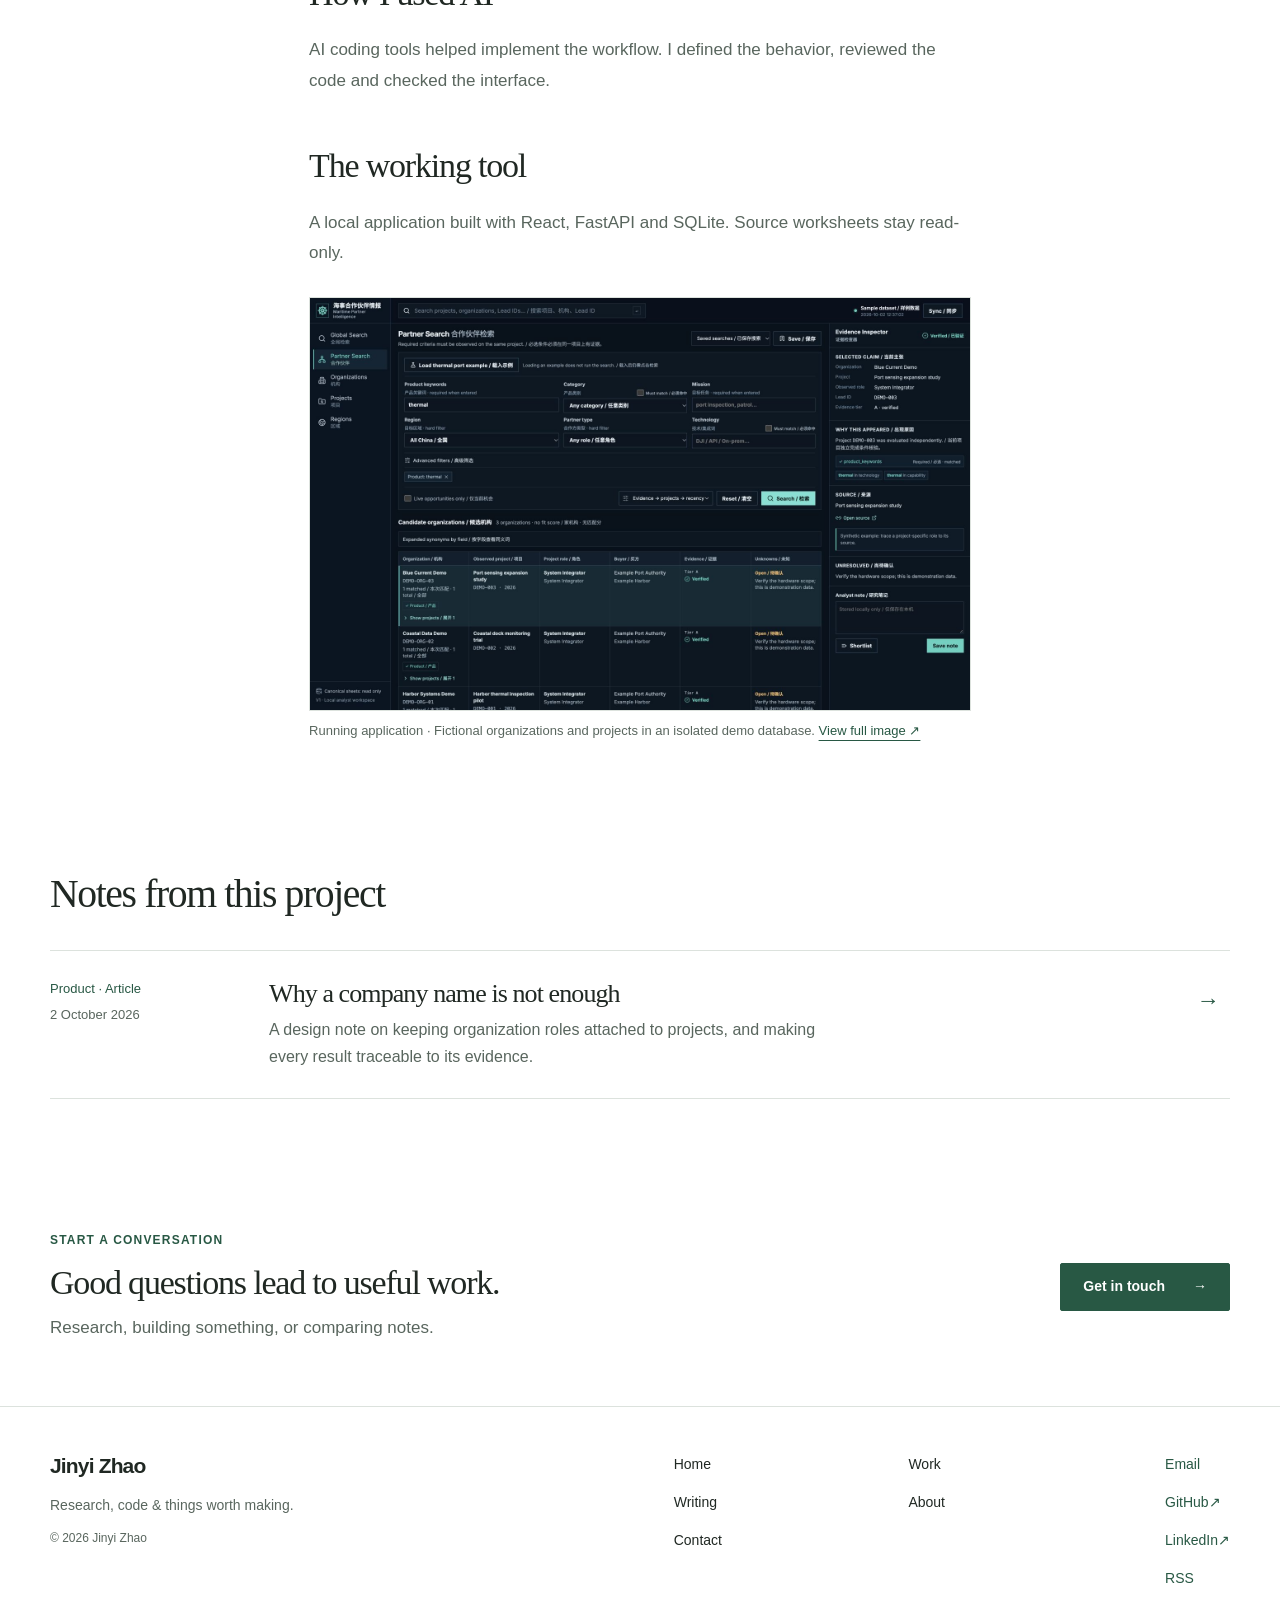
<file: work/partner-intelligence/index.html>
<!doctype html>
<html lang="en">
<head>
<meta charset="utf-8"><meta name="viewport" content="width=device-width, initial-scale=1">
<title>Intelligence Console | Jinyi Zhao</title><meta name="description" content="A small business research tool for searching maritime projects, organizations and source evidence."><meta name="theme-color" content="#ffffff">
<link rel="canonical" href="https://www.maritimedroneintel.com/work/partner-intelligence/"><link rel="icon" href="/assets/favicon.svg" type="image/svg+xml">
<meta property="og:type" content="website"><meta property="og:site_name" content="Jinyi Zhao"><meta property="og:title" content="Intelligence Console | Jinyi Zhao"><meta property="og:description" content="A small business research tool for searching maritime projects, organizations and source evidence."><meta property="og:url" content="https://www.maritimedroneintel.com/work/partner-intelligence/"><meta property="og:image" content="https://www.maritimedroneintel.com/assets/console-ai-cover-20261002.jpg"><meta property="og:image:alt" content="Intelligence Console | Jinyi Zhao"><meta name="twitter:card" content="summary_large_image">
<link rel="alternate" type="application/rss+xml" title="Jinyi Zhao — Writing" href="/feed.xml">
<link rel="stylesheet" href="/assets/site-e55a781c0d2e.css"><script src="/assets/site-edc259ba1d35.js" defer></script>
<script type="application/ld+json">{"@context": "https://schema.org", "@type": "Person", "name": "Jinyi Zhao", "url": "https://www.maritimedroneintel.com", "sameAs": ["https://www.linkedin.com/in/jinyi-zhao/", "https://github.com/Xieyizhou"]}</script>
</head>
<body>
<a class="skip-link" href="#main">Skip to content</a>
<header class="site-header"><div class="shell header-inner"><a class="brand" href="/" aria-label="Jinyi Zhao home"><span class="brand-dot" aria-hidden="true"></span>Jinyi Zhao</a><button class="menu-toggle" type="button" aria-expanded="false" aria-controls="site-nav">Menu <span aria-hidden="true">☰</span></button><nav class="site-nav" id="site-nav" aria-label="Primary navigation"><a href="/">Home</a><a href="/work/" aria-current="page">Work</a><a href="/writing/">Writing</a><a href="/about/">About</a><a href="/contact/">Contact</a></nav></div></header>
<main id="main" tabindex="-1"><div class="shell breadcrumb"><a class="text-link" href="/work/">Back to work <span aria-hidden="true">→</span></a></div><section class="page-intro shell"><p class="eyebrow">Business research tool</p><h1>Intelligence Console</h1><p class="lead">A small business research tool for searching maritime projects, organizations and source evidence.</p></section><section class="shell case-facts" aria-label="Project facts"><dl><div><dt>My role</dt><dd>Business workflow, data model and development</dd></div><div><dt>Output</dt><dd>Local research workspace</dd></div><div><dt>Tools</dt><dd>React / TypeScript · FastAPI · SQLite / FTS5</dd></div><div><dt>Status</dt><dd>Built · Local application</dd></div></dl><div class="actions"></div><p class="small">Case study updated 2 October 2026</p></section><div class="shell case-preview"><figure class="project-figure concept-cover"><a href="/assets/console-ai-cover-20261002.jpg" aria-label="View full image: Intelligence Console"><img src="/assets/console-ai-cover-20261002.jpg" width="1672" height="941" alt="Intelligence Console — AI-assisted development. Editorial concept of connected research documents and an evidence-inspection lens." fetchpriority="high"></a><figcaption>AI-assisted development · Concept cover. <a href="/assets/console-ai-cover-20261002.jpg">View full image <span aria-hidden="true">↗</span></a></figcaption></figure></div><div class="prose case-body"><section id="context"><h2>What it does</h2><p>A supporting tool for <a href="/work/maritime-entry-research/">Maritime Entry Research</a>.</p><ul><li><strong>Search</strong> projects and organizations by product, mission or region.</li><li><strong>Inspect</strong> who bought, supplied or delivered a project.</li><li><strong>Trace</strong> each lead to its source; save notes and shortlists locally.</li></ul></section>
<section id="ai-workflow"><h2>How I used AI</h2><p>AI coding tools helped implement the workflow. I defined the behavior, reviewed the code and checked the interface.</p></section>
<section id="delivery"><h2>The working tool</h2><p>A local application built with React, FastAPI and SQLite. Source worksheets stay read-only.</p><figure class="report-evidence"><a href="/assets/console-running-demo.png"><img src="/assets/console-running-demo.png" alt="Running Intelligence Console showing partner search and source evidence." width="1600" height="1000" loading="lazy"></a><figcaption>Running application · Fictional organizations and projects in an isolated demo database. <a href="/assets/console-running-demo.png">View full image ↗</a></figcaption></figure></section>
</div><section class="section shell"><div class="section-heading"><h2>Notes from this project</h2></div><div class="writing-list"><article class="writing-row"><div class="writing-meta"><span>Product · Article</span><time datetime="2026-10-02">2 October 2026</time></div><div><h3><a href="/writing/project-specific-evidence/">Why a company name is not enough</a></h3><p>A design note on keeping organization roles attached to projects, and making every result traceable to its evidence.</p></div><a class="row-arrow" href="/writing/project-specific-evidence/" aria-label="Read Why a company name is not enough">→</a></article></div></section><section class="contact-strip"><div class="shell"><div><p class="eyebrow">Start a conversation</p><h2>Good questions lead to useful work.</h2><p>Research, building something, or comparing notes.</p></div><a class="button" href="/contact/">Get in touch <span aria-hidden="true">→</span></a></div></section></main>
<footer class="site-footer"><div class="shell footer-inner"><div><a class="brand footer-brand" href="/">Jinyi Zhao</a><p>Research, code &amp; things worth making.</p><p class="small">© 2026 Jinyi Zhao</p></div><nav aria-label="Footer navigation"><a href="/">Home</a><a href="/work/">Work</a><a href="/writing/">Writing</a><a href="/about/">About</a><a href="/contact/">Contact</a></nav><div class="footer-elsewhere"><a href="mailto:jinyi@maritimedroneintel.com">Email</a><a href="https://github.com/Xieyizhou" target="_blank" rel="noreferrer">GitHub <span aria-hidden="true">↗</span></a><a href="https://www.linkedin.com/in/jinyi-zhao/" target="_blank" rel="noreferrer">LinkedIn <span aria-hidden="true">↗</span></a><a href="/feed.xml">RSS</a></div></div></footer>
</body>
</html>
</file>
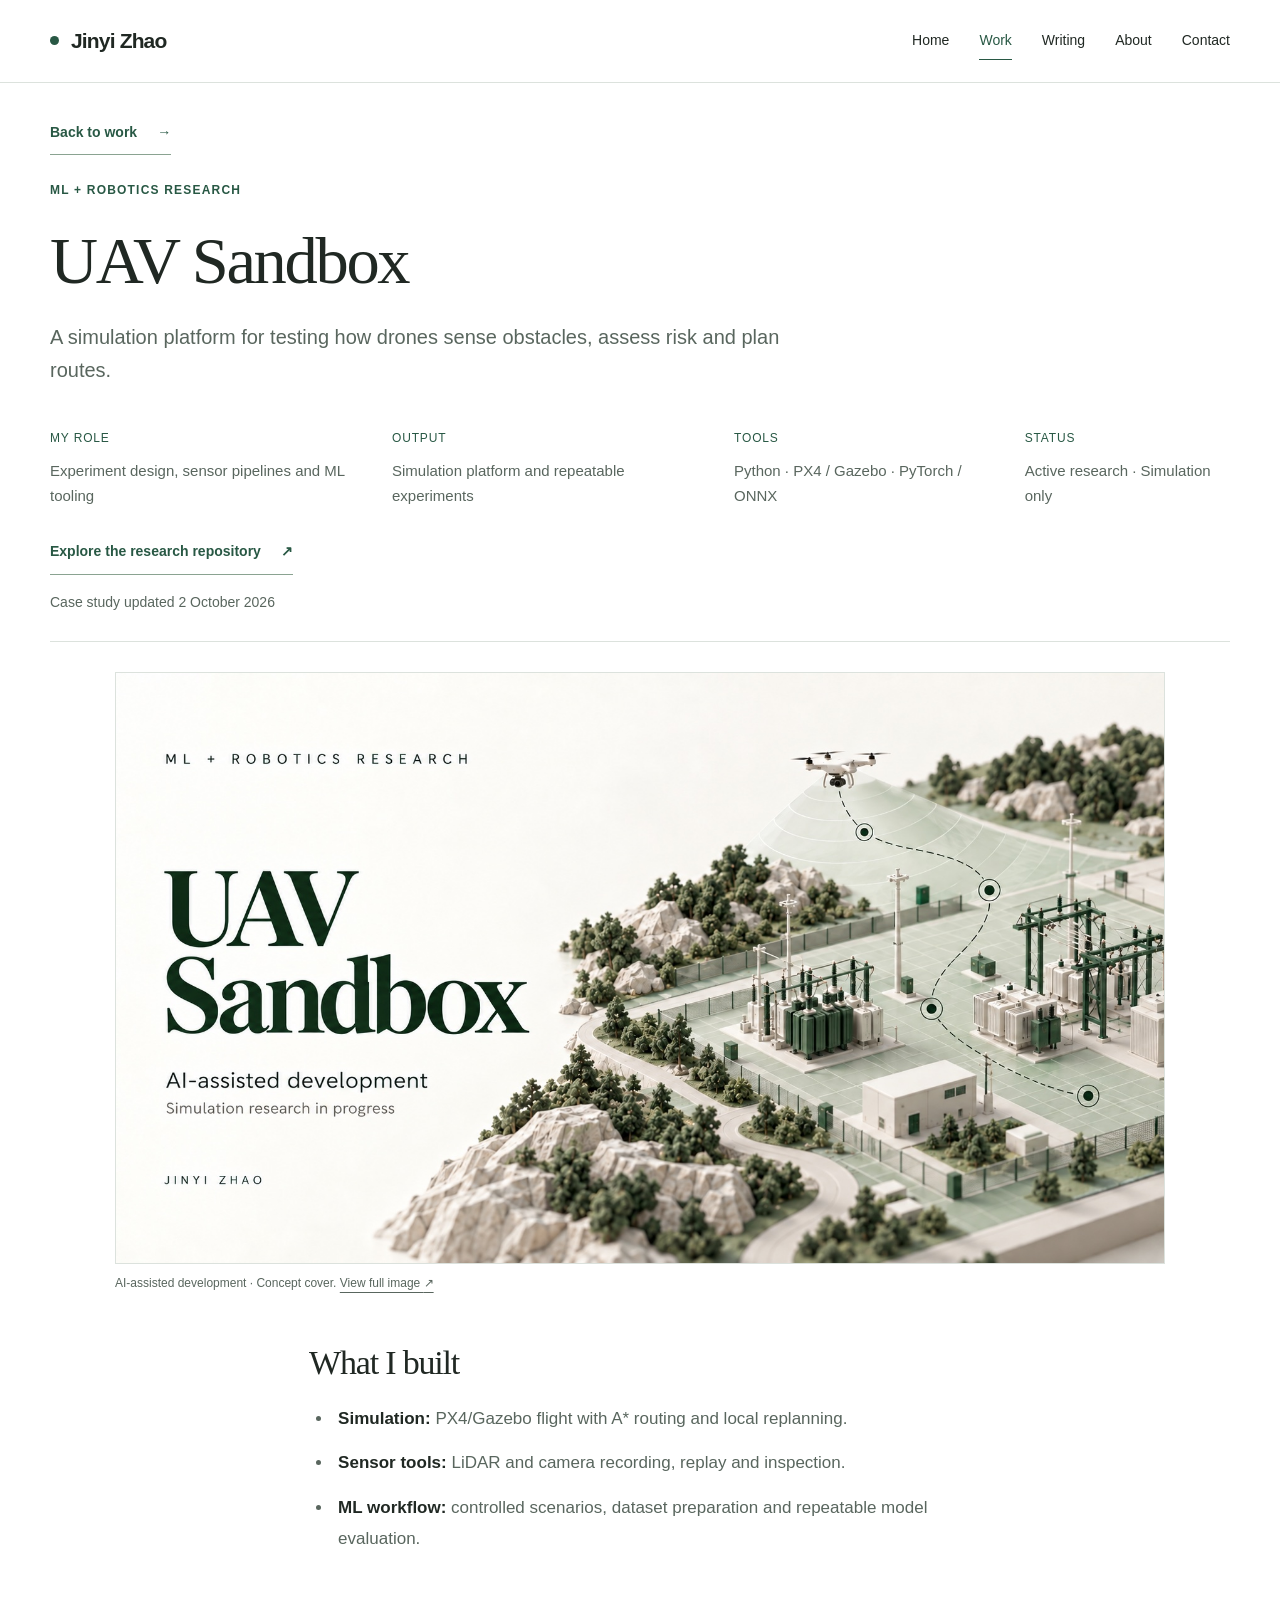
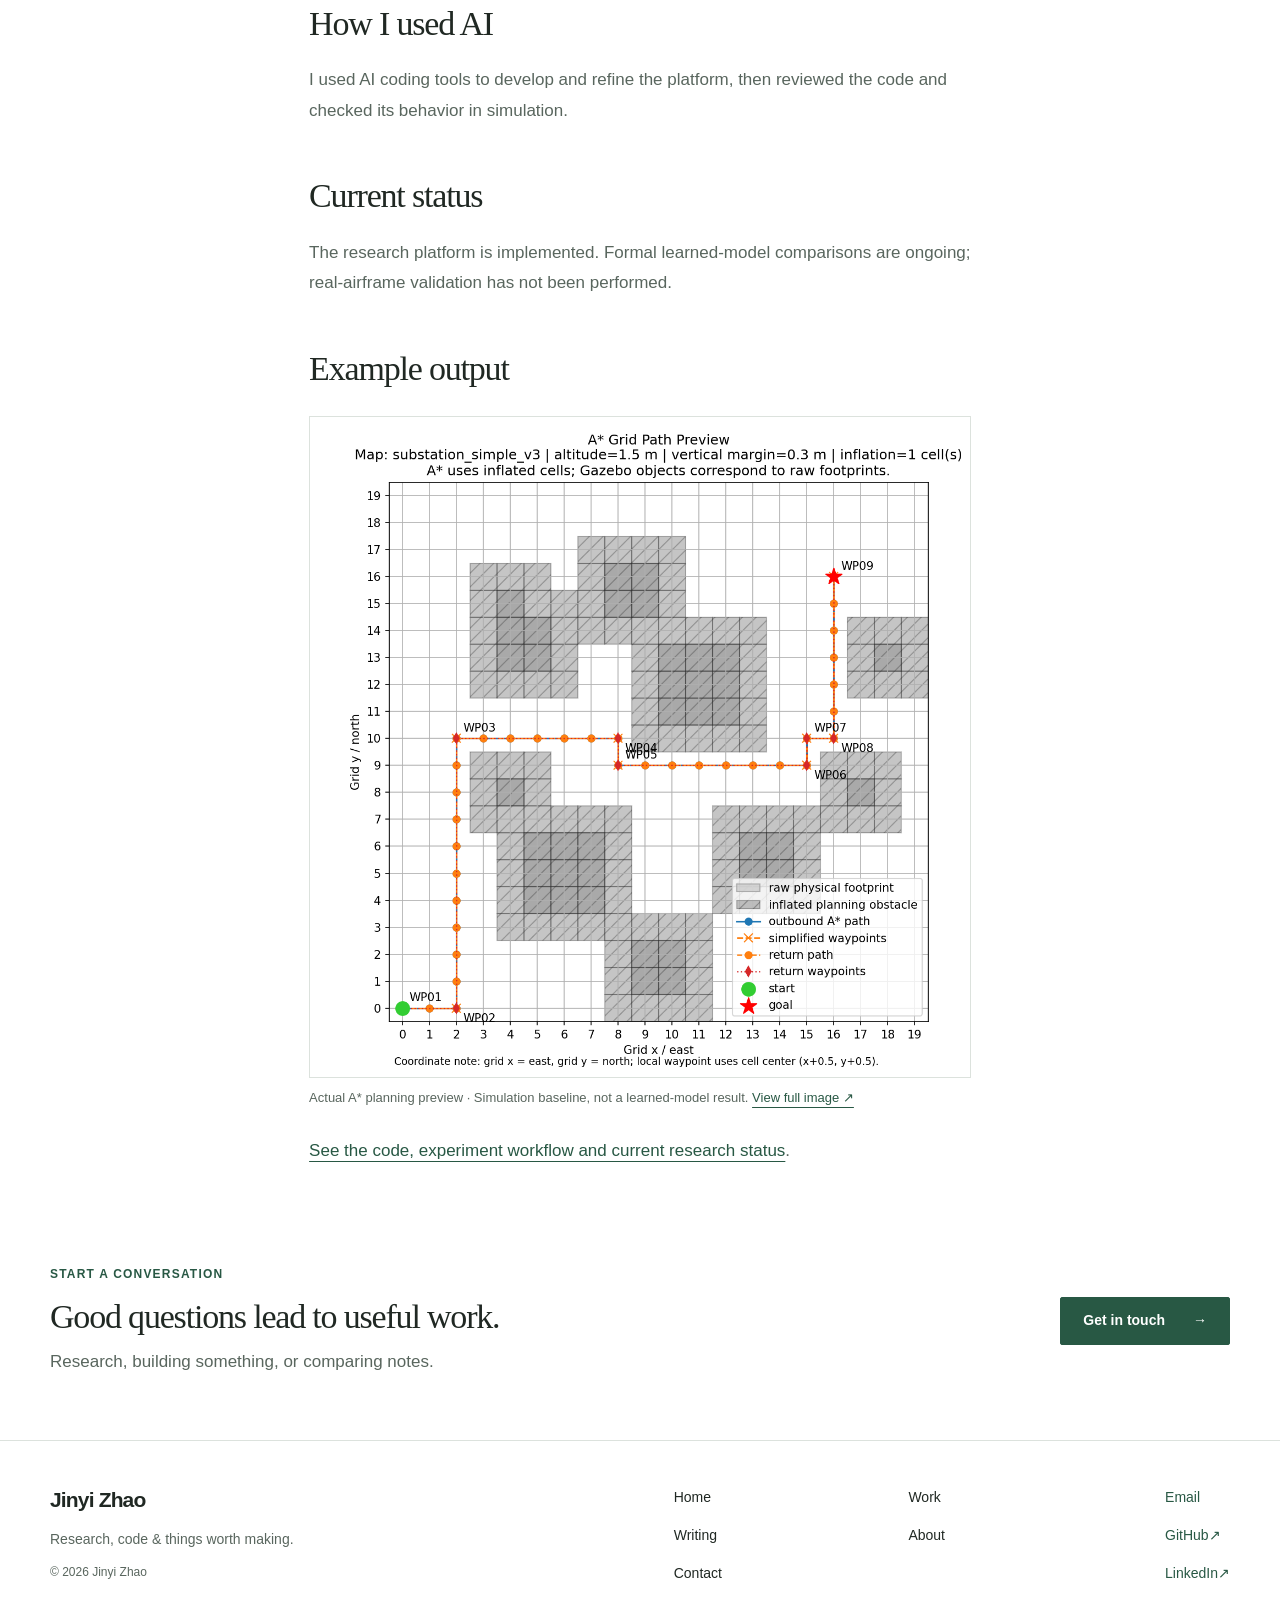
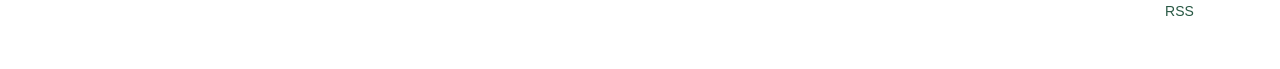
<file: work/uav-sandbox/index.html>
<!doctype html>
<html lang="en">
<head>
<meta charset="utf-8"><meta name="viewport" content="width=device-width, initial-scale=1">
<title>UAV Sandbox | Jinyi Zhao</title><meta name="description" content="A simulation platform for testing how drones sense obstacles, assess risk and plan routes."><meta name="theme-color" content="#ffffff">
<link rel="canonical" href="https://www.maritimedroneintel.com/work/uav-sandbox/"><link rel="icon" href="/assets/favicon.svg" type="image/svg+xml">
<meta property="og:type" content="website"><meta property="og:site_name" content="Jinyi Zhao"><meta property="og:title" content="UAV Sandbox | Jinyi Zhao"><meta property="og:description" content="A simulation platform for testing how drones sense obstacles, assess risk and plan routes."><meta property="og:url" content="https://www.maritimedroneintel.com/work/uav-sandbox/"><meta property="og:image" content="https://www.maritimedroneintel.com/assets/uav-sandbox-ai-cover-20261002.jpg"><meta property="og:image:alt" content="UAV Sandbox | Jinyi Zhao"><meta name="twitter:card" content="summary_large_image">
<link rel="alternate" type="application/rss+xml" title="Jinyi Zhao — Writing" href="/feed.xml">
<link rel="stylesheet" href="/assets/site-e55a781c0d2e.css"><script src="/assets/site-edc259ba1d35.js" defer></script>
<script type="application/ld+json">{"@context": "https://schema.org", "@type": "Person", "name": "Jinyi Zhao", "url": "https://www.maritimedroneintel.com", "sameAs": ["https://www.linkedin.com/in/jinyi-zhao/", "https://github.com/Xieyizhou"]}</script>
</head>
<body>
<a class="skip-link" href="#main">Skip to content</a>
<header class="site-header"><div class="shell header-inner"><a class="brand" href="/" aria-label="Jinyi Zhao home"><span class="brand-dot" aria-hidden="true"></span>Jinyi Zhao</a><button class="menu-toggle" type="button" aria-expanded="false" aria-controls="site-nav">Menu <span aria-hidden="true">☰</span></button><nav class="site-nav" id="site-nav" aria-label="Primary navigation"><a href="/">Home</a><a href="/work/" aria-current="page">Work</a><a href="/writing/">Writing</a><a href="/about/">About</a><a href="/contact/">Contact</a></nav></div></header>
<main id="main" tabindex="-1"><div class="shell breadcrumb"><a class="text-link" href="/work/">Back to work <span aria-hidden="true">→</span></a></div><section class="page-intro shell"><p class="eyebrow">ML + robotics research</p><h1>UAV Sandbox</h1><p class="lead">A simulation platform for testing how drones sense obstacles, assess risk and plan routes.</p></section><section class="shell case-facts" aria-label="Project facts"><dl><div><dt>My role</dt><dd>Experiment design, sensor pipelines and ML tooling</dd></div><div><dt>Output</dt><dd>Simulation platform and repeatable experiments</dd></div><div><dt>Tools</dt><dd>Python · PX4 / Gazebo · PyTorch / ONNX</dd></div><div><dt>Status</dt><dd>Active research · Simulation only</dd></div></dl><div class="actions"><a class="text-link" href="https://github.com/Xieyizhou/substation-uav-ml-research" target="_blank" rel="noreferrer">Explore the research repository <span aria-hidden="true">↗</span></a></div><p class="small">Case study updated 2 October 2026</p></section><div class="shell case-preview"><figure class="project-figure concept-cover"><a href="/assets/uav-sandbox-ai-cover-20261002.jpg" aria-label="View full image: UAV Sandbox"><img src="/assets/uav-sandbox-ai-cover-20261002.jpg" width="1672" height="941" alt="UAV Sandbox — AI-assisted development. Concept illustration of a drone, simulated substation, LiDAR arcs and a planned route." fetchpriority="high"></a><figcaption>AI-assisted development · Concept cover. <a href="/assets/uav-sandbox-ai-cover-20261002.jpg">View full image <span aria-hidden="true">↗</span></a></figcaption></figure></div><div class="prose case-body"><section id="implemented"><h2>What I built</h2><ul><li><strong>Simulation:</strong> PX4/Gazebo flight with A* routing and local replanning.</li><li><strong>Sensor tools:</strong> LiDAR and camera recording, replay and inspection.</li><li><strong>ML workflow:</strong> controlled scenarios, dataset preparation and repeatable model evaluation.</li></ul></section>
<section id="ai-workflow"><h2>How I used AI</h2><p>I used AI coding tools to develop and refine the platform, then reviewed the code and checked its behavior in simulation.</p></section>
<section id="status"><h2>Current status</h2><p>The research platform is implemented. Formal learned-model comparisons are ongoing; real-airframe validation has not been performed.</p></section>
<section id="evidence"><h2>Example output</h2><figure class="report-evidence"><a href="/assets/ml-sandbox-route-evidence.png"><img src="/assets/ml-sandbox-route-evidence.png" width="1200" height="1200" alt="Repository A-star route preview showing raw obstacles, inflated planning buffers, waypoints and a return route." loading="lazy"></a><figcaption>Actual A* planning preview · Simulation baseline, not a learned-model result. <a href="/assets/ml-sandbox-route-evidence.png">View full image ↗</a></figcaption></figure><p><a href="https://github.com/Xieyizhou/substation-uav-ml-research">See the code, experiment workflow and current research status</a>.</p></section>
</div><section class="contact-strip"><div class="shell"><div><p class="eyebrow">Start a conversation</p><h2>Good questions lead to useful work.</h2><p>Research, building something, or comparing notes.</p></div><a class="button" href="/contact/">Get in touch <span aria-hidden="true">→</span></a></div></section></main>
<footer class="site-footer"><div class="shell footer-inner"><div><a class="brand footer-brand" href="/">Jinyi Zhao</a><p>Research, code &amp; things worth making.</p><p class="small">© 2026 Jinyi Zhao</p></div><nav aria-label="Footer navigation"><a href="/">Home</a><a href="/work/">Work</a><a href="/writing/">Writing</a><a href="/about/">About</a><a href="/contact/">Contact</a></nav><div class="footer-elsewhere"><a href="mailto:jinyi@maritimedroneintel.com">Email</a><a href="https://github.com/Xieyizhou" target="_blank" rel="noreferrer">GitHub <span aria-hidden="true">↗</span></a><a href="https://www.linkedin.com/in/jinyi-zhao/" target="_blank" rel="noreferrer">LinkedIn <span aria-hidden="true">↗</span></a><a href="/feed.xml">RSS</a></div></div></footer>
</body>
</html>
</file>
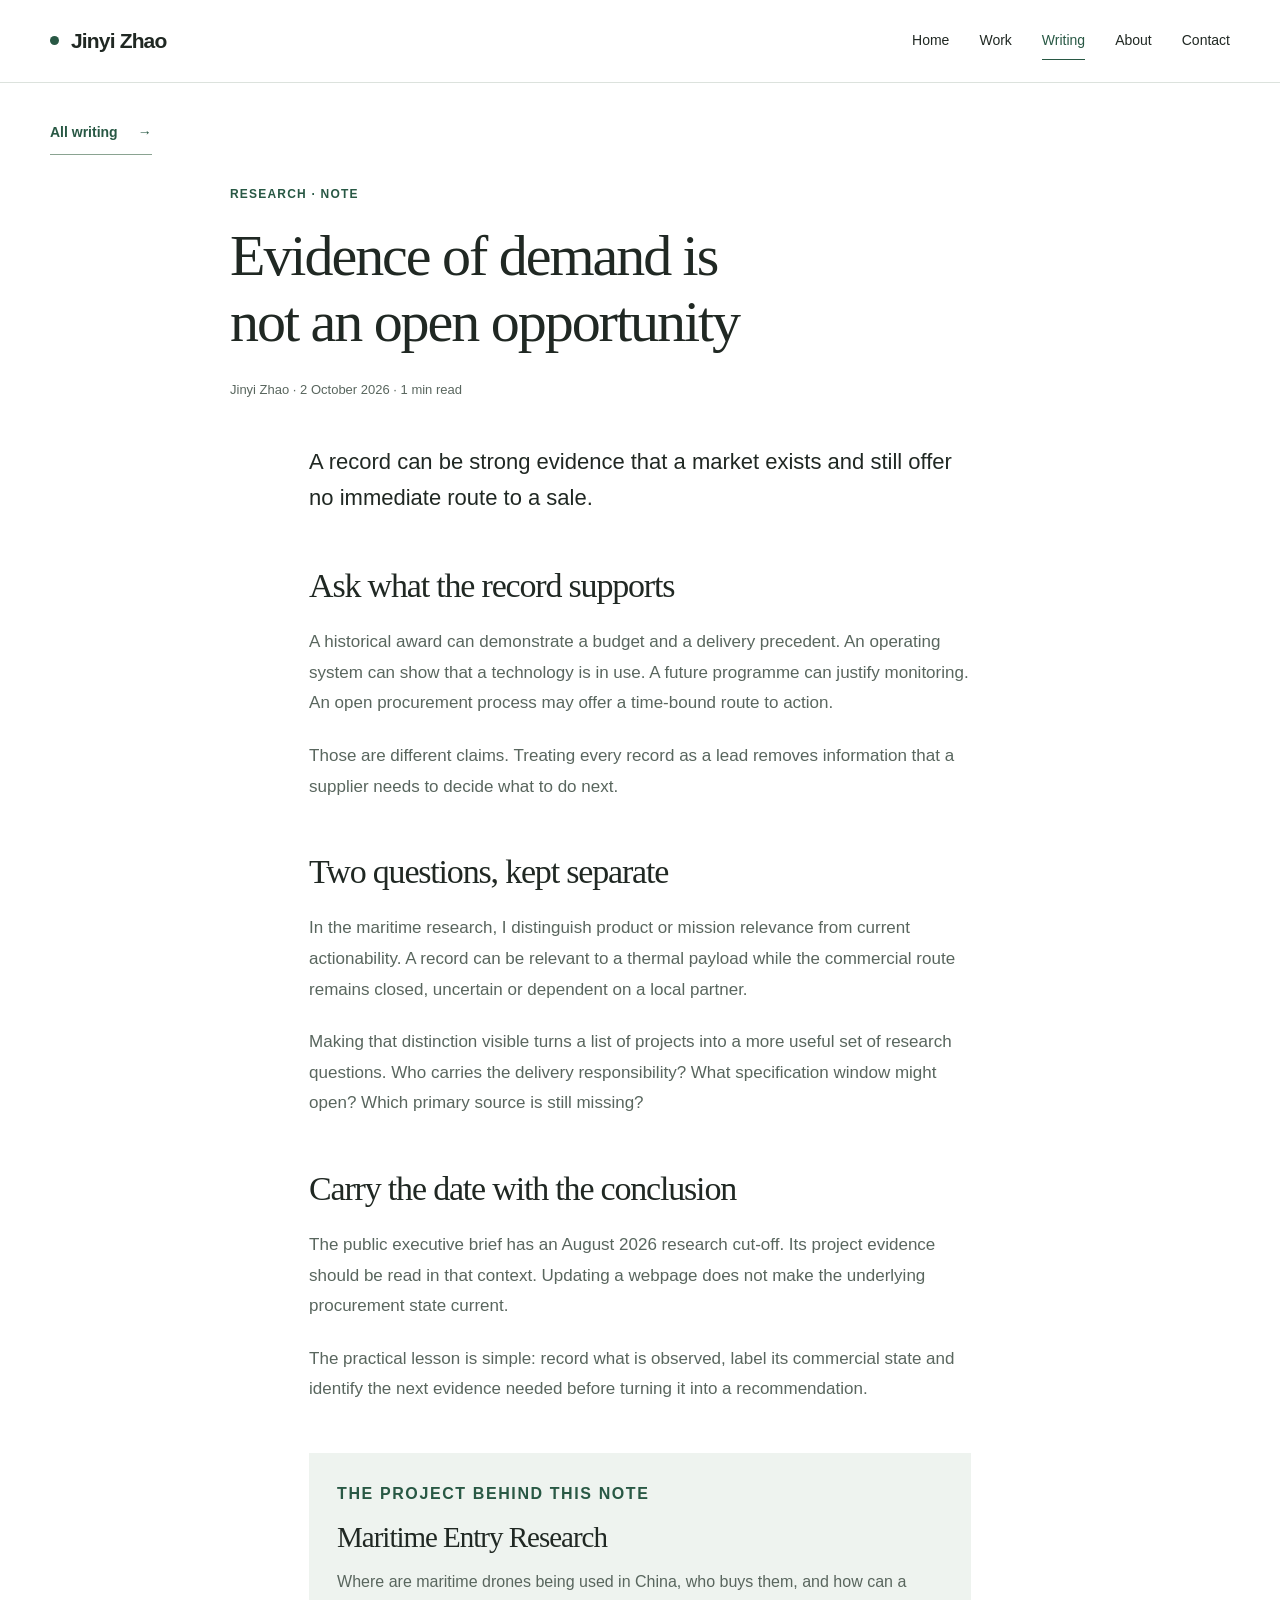
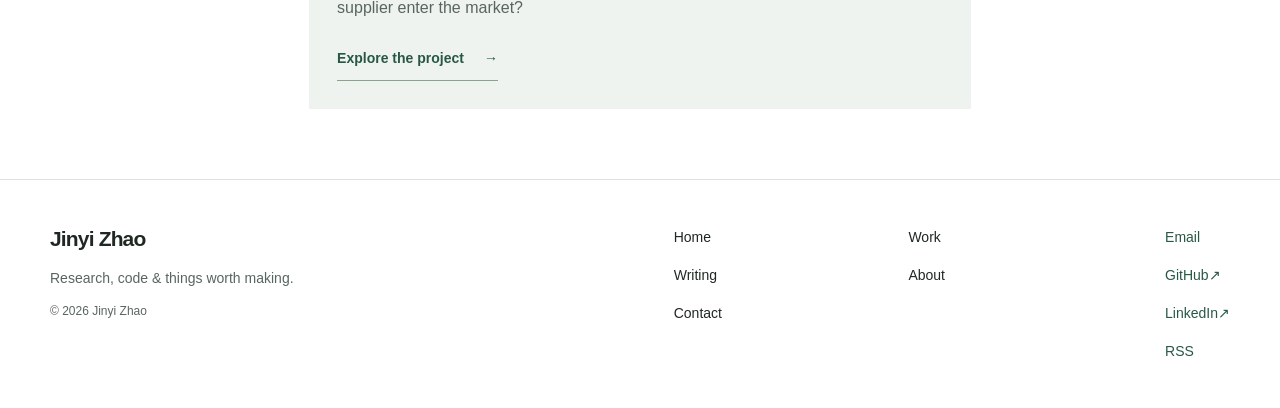
<file: writing/market-evidence-and-opportunity/index.html>
<!doctype html>
<html lang="en">
<head>
<meta charset="utf-8"><meta name="viewport" content="width=device-width, initial-scale=1">
<title>Evidence of demand is not an open opportunity | Jinyi Zhao</title><meta name="description" content="A short note on why historical awards, operating evidence and live procurement belong in different categories."><meta name="theme-color" content="#ffffff">
<link rel="canonical" href="https://www.maritimedroneintel.com/writing/market-evidence-and-opportunity/"><link rel="icon" href="/assets/favicon.svg" type="image/svg+xml">
<meta property="og:type" content="article"><meta property="og:site_name" content="Jinyi Zhao"><meta property="og:title" content="Evidence of demand is not an open opportunity | Jinyi Zhao"><meta property="og:description" content="A short note on why historical awards, operating evidence and live procurement belong in different categories."><meta property="og:url" content="https://www.maritimedroneintel.com/writing/market-evidence-and-opportunity/"><meta property="og:image" content="https://www.maritimedroneintel.com/assets/maritime-ai-cover-20261002.jpg"><meta property="og:image:alt" content="Evidence of demand is not an open opportunity"><meta name="twitter:card" content="summary_large_image">
<link rel="alternate" type="application/rss+xml" title="Jinyi Zhao — Writing" href="/feed.xml"><meta property="article:published_time" content="2026-10-02"><meta property="article:modified_time" content="2026-10-02">
<link rel="stylesheet" href="/assets/site-e55a781c0d2e.css"><script src="/assets/site-edc259ba1d35.js" defer></script>
<script type="application/ld+json">{"@context": "https://schema.org", "@type": "BlogPosting", "headline": "Evidence of demand is not an open opportunity", "description": "A short note on why historical awards, operating evidence and live procurement belong in different categories.", "datePublished": "2026-10-02", "dateModified": "2026-10-02", "mainEntityOfPage": "https://www.maritimedroneintel.com/writing/market-evidence-and-opportunity/", "image": "https://www.maritimedroneintel.com/assets/maritime-ai-cover-20261002.jpg", "author": {"@type": "Person", "name": "Jinyi Zhao", "url": "https://www.maritimedroneintel.com/about/"}}</script>
</head>
<body>
<a class="skip-link" href="#main">Skip to content</a>
<header class="site-header"><div class="shell header-inner"><a class="brand" href="/" aria-label="Jinyi Zhao home"><span class="brand-dot" aria-hidden="true"></span>Jinyi Zhao</a><button class="menu-toggle" type="button" aria-expanded="false" aria-controls="site-nav">Menu <span aria-hidden="true">☰</span></button><nav class="site-nav" id="site-nav" aria-label="Primary navigation"><a href="/">Home</a><a href="/work/">Work</a><a href="/writing/" aria-current="page">Writing</a><a href="/about/">About</a><a href="/contact/">Contact</a></nav></div></header>
<main id="main" tabindex="-1"><div class="shell breadcrumb"><a class="text-link" href="/writing/">All writing <span aria-hidden="true">→</span></a></div><article class="article"><header class="article-header"><p class="eyebrow">Research · Note</p><h1>Evidence of demand is not an open opportunity</h1><p class="article-meta">Jinyi Zhao · <time datetime="2026-10-02">2 October 2026</time> · 1 min read</p></header><div class="prose"><p class="article-lead">A record can be strong evidence that a market exists and still offer no immediate route to a sale.</p>
<h2>Ask what the record supports</h2><p>A historical award can demonstrate a budget and a delivery precedent. An operating system can show that a technology is in use. A future programme can justify monitoring. An open procurement process may offer a time-bound route to action.</p><p>Those are different claims. Treating every record as a lead removes information that a supplier needs to decide what to do next.</p>
<h2>Two questions, kept separate</h2><p>In the maritime research, I distinguish product or mission relevance from current actionability. A record can be relevant to a thermal payload while the commercial route remains closed, uncertain or dependent on a local partner.</p><p>Making that distinction visible turns a list of projects into a more useful set of research questions. Who carries the delivery responsibility? What specification window might open? Which primary source is still missing?</p>
<h2>Carry the date with the conclusion</h2><p>The public executive brief has an August 2026 research cut-off. Its project evidence should be read in that context. Updating a webpage does not make the underlying procurement state current.</p><p>The practical lesson is simple: record what is observed, label its commercial state and identify the next evidence needed before turning it into a recommendation.</p>
</div><footer class="article-end"><p class="eyebrow">The project behind this note</p><h2>Maritime Entry Research</h2><p>Where are maritime drones being used in China, who buys them, and how can a supplier enter the market?</p><a class="text-link" href="/work/maritime-entry-research/">Explore the project <span aria-hidden="true">→</span></a></footer></article></main>
<footer class="site-footer"><div class="shell footer-inner"><div><a class="brand footer-brand" href="/">Jinyi Zhao</a><p>Research, code &amp; things worth making.</p><p class="small">© 2026 Jinyi Zhao</p></div><nav aria-label="Footer navigation"><a href="/">Home</a><a href="/work/">Work</a><a href="/writing/">Writing</a><a href="/about/">About</a><a href="/contact/">Contact</a></nav><div class="footer-elsewhere"><a href="mailto:jinyi@maritimedroneintel.com">Email</a><a href="https://github.com/Xieyizhou" target="_blank" rel="noreferrer">GitHub <span aria-hidden="true">↗</span></a><a href="https://www.linkedin.com/in/jinyi-zhao/" target="_blank" rel="noreferrer">LinkedIn <span aria-hidden="true">↗</span></a><a href="/feed.xml">RSS</a></div></div></footer>
</body>
</html>
</file>
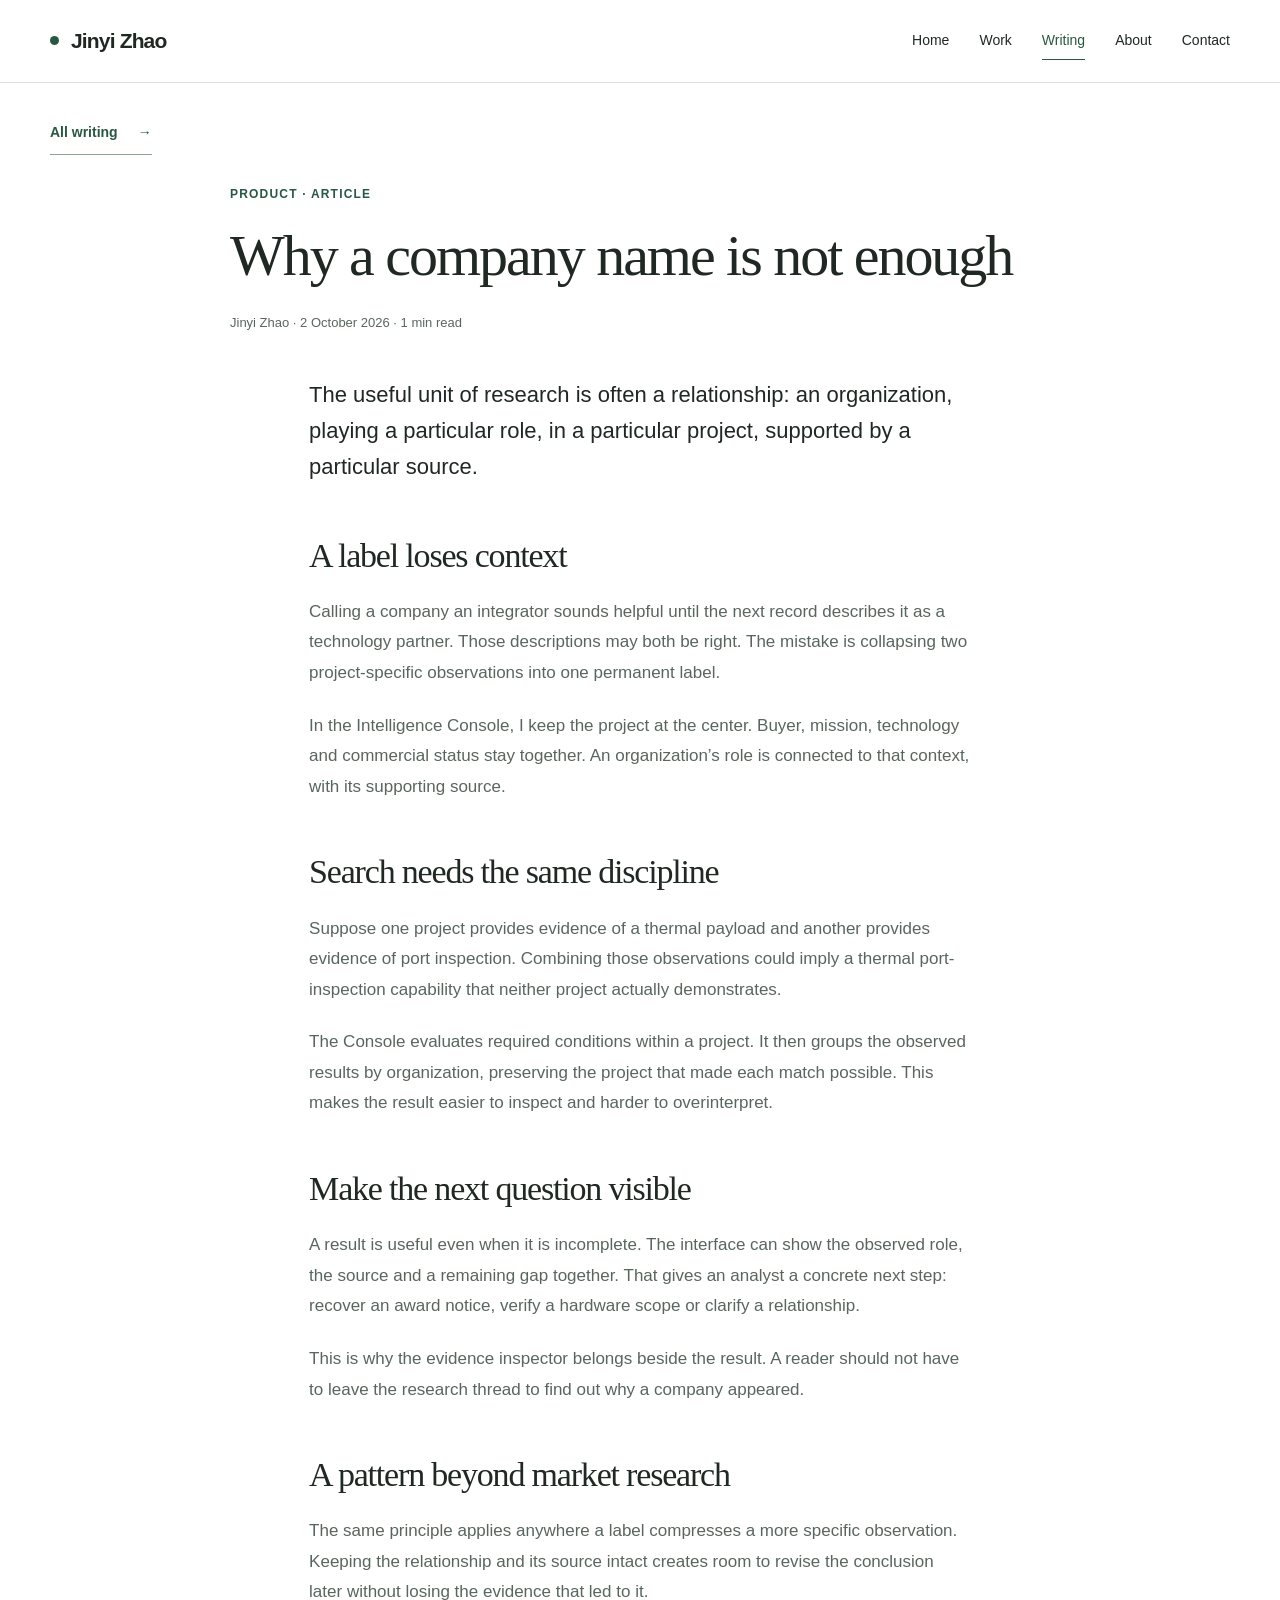
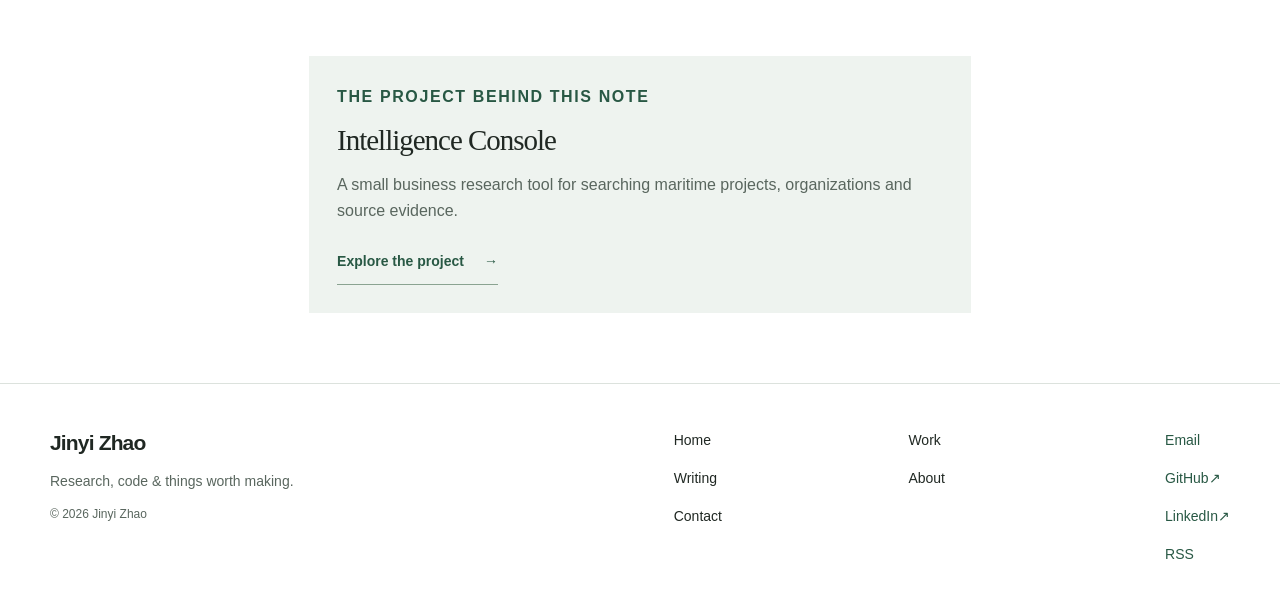
<file: writing/project-specific-evidence/index.html>
<!doctype html>
<html lang="en">
<head>
<meta charset="utf-8"><meta name="viewport" content="width=device-width, initial-scale=1">
<title>Why a company name is not enough | Jinyi Zhao</title><meta name="description" content="A design note on keeping organization roles attached to projects, and making every result traceable to its evidence."><meta name="theme-color" content="#ffffff">
<link rel="canonical" href="https://www.maritimedroneintel.com/writing/project-specific-evidence/"><link rel="icon" href="/assets/favicon.svg" type="image/svg+xml">
<meta property="og:type" content="article"><meta property="og:site_name" content="Jinyi Zhao"><meta property="og:title" content="Why a company name is not enough | Jinyi Zhao"><meta property="og:description" content="A design note on keeping organization roles attached to projects, and making every result traceable to its evidence."><meta property="og:url" content="https://www.maritimedroneintel.com/writing/project-specific-evidence/"><meta property="og:image" content="https://www.maritimedroneintel.com/assets/console-ai-cover-20261002.jpg"><meta property="og:image:alt" content="Why a company name is not enough"><meta name="twitter:card" content="summary_large_image">
<link rel="alternate" type="application/rss+xml" title="Jinyi Zhao — Writing" href="/feed.xml"><meta property="article:published_time" content="2026-10-02"><meta property="article:modified_time" content="2026-10-02">
<link rel="stylesheet" href="/assets/site-e55a781c0d2e.css"><script src="/assets/site-edc259ba1d35.js" defer></script>
<script type="application/ld+json">{"@context": "https://schema.org", "@type": "BlogPosting", "headline": "Why a company name is not enough", "description": "A design note on keeping organization roles attached to projects, and making every result traceable to its evidence.", "datePublished": "2026-10-02", "dateModified": "2026-10-02", "mainEntityOfPage": "https://www.maritimedroneintel.com/writing/project-specific-evidence/", "image": "https://www.maritimedroneintel.com/assets/console-ai-cover-20261002.jpg", "author": {"@type": "Person", "name": "Jinyi Zhao", "url": "https://www.maritimedroneintel.com/about/"}}</script>
</head>
<body>
<a class="skip-link" href="#main">Skip to content</a>
<header class="site-header"><div class="shell header-inner"><a class="brand" href="/" aria-label="Jinyi Zhao home"><span class="brand-dot" aria-hidden="true"></span>Jinyi Zhao</a><button class="menu-toggle" type="button" aria-expanded="false" aria-controls="site-nav">Menu <span aria-hidden="true">☰</span></button><nav class="site-nav" id="site-nav" aria-label="Primary navigation"><a href="/">Home</a><a href="/work/">Work</a><a href="/writing/" aria-current="page">Writing</a><a href="/about/">About</a><a href="/contact/">Contact</a></nav></div></header>
<main id="main" tabindex="-1"><div class="shell breadcrumb"><a class="text-link" href="/writing/">All writing <span aria-hidden="true">→</span></a></div><article class="article"><header class="article-header"><p class="eyebrow">Product · Article</p><h1>Why a company name is not enough</h1><p class="article-meta">Jinyi Zhao · <time datetime="2026-10-02">2 October 2026</time> · 1 min read</p></header><div class="prose"><p class="article-lead">The useful unit of research is often a relationship: an organization, playing a particular role, in a particular project, supported by a particular source.</p>
<h2>A label loses context</h2><p>Calling a company an integrator sounds helpful until the next record describes it as a technology partner. Those descriptions may both be right. The mistake is collapsing two project-specific observations into one permanent label.</p><p>In the Intelligence Console, I keep the project at the center. Buyer, mission, technology and commercial status stay together. An organization’s role is connected to that context, with its supporting source.</p>
<h2>Search needs the same discipline</h2><p>Suppose one project provides evidence of a thermal payload and another provides evidence of port inspection. Combining those observations could imply a thermal port-inspection capability that neither project actually demonstrates.</p><p>The Console evaluates required conditions within a project. It then groups the observed results by organization, preserving the project that made each match possible. This makes the result easier to inspect and harder to overinterpret.</p>
<h2>Make the next question visible</h2><p>A result is useful even when it is incomplete. The interface can show the observed role, the source and a remaining gap together. That gives an analyst a concrete next step: recover an award notice, verify a hardware scope or clarify a relationship.</p><p>This is why the evidence inspector belongs beside the result. A reader should not have to leave the research thread to find out why a company appeared.</p>
<h2>A pattern beyond market research</h2><p>The same principle applies anywhere a label compresses a more specific observation. Keeping the relationship and its source intact creates room to revise the conclusion later without losing the evidence that led to it.</p>
</div><footer class="article-end"><p class="eyebrow">The project behind this note</p><h2>Intelligence Console</h2><p>A small business research tool for searching maritime projects, organizations and source evidence.</p><a class="text-link" href="/work/partner-intelligence/">Explore the project <span aria-hidden="true">→</span></a></footer></article></main>
<footer class="site-footer"><div class="shell footer-inner"><div><a class="brand footer-brand" href="/">Jinyi Zhao</a><p>Research, code &amp; things worth making.</p><p class="small">© 2026 Jinyi Zhao</p></div><nav aria-label="Footer navigation"><a href="/">Home</a><a href="/work/">Work</a><a href="/writing/">Writing</a><a href="/about/">About</a><a href="/contact/">Contact</a></nav><div class="footer-elsewhere"><a href="mailto:jinyi@maritimedroneintel.com">Email</a><a href="https://github.com/Xieyizhou" target="_blank" rel="noreferrer">GitHub <span aria-hidden="true">↗</span></a><a href="https://www.linkedin.com/in/jinyi-zhao/" target="_blank" rel="noreferrer">LinkedIn <span aria-hidden="true">↗</span></a><a href="/feed.xml">RSS</a></div></div></footer>
</body>
</html>
</file>
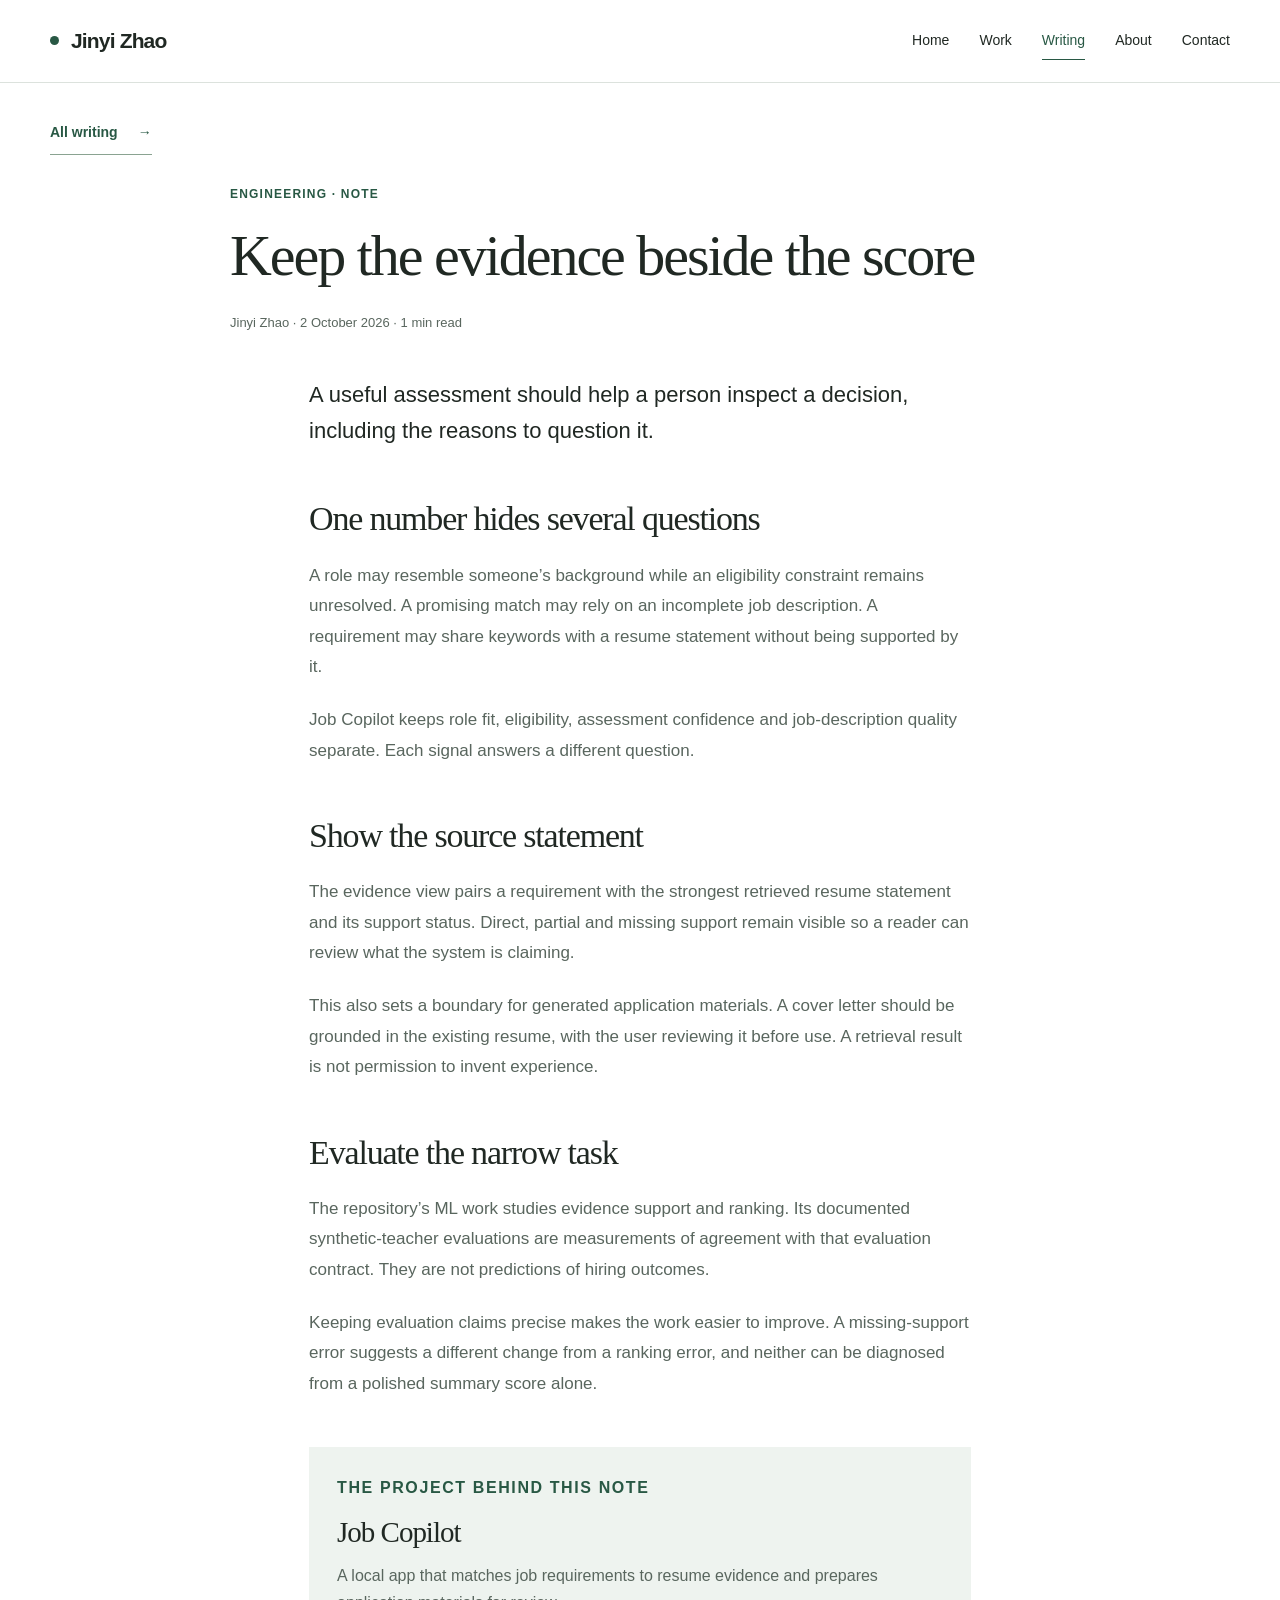
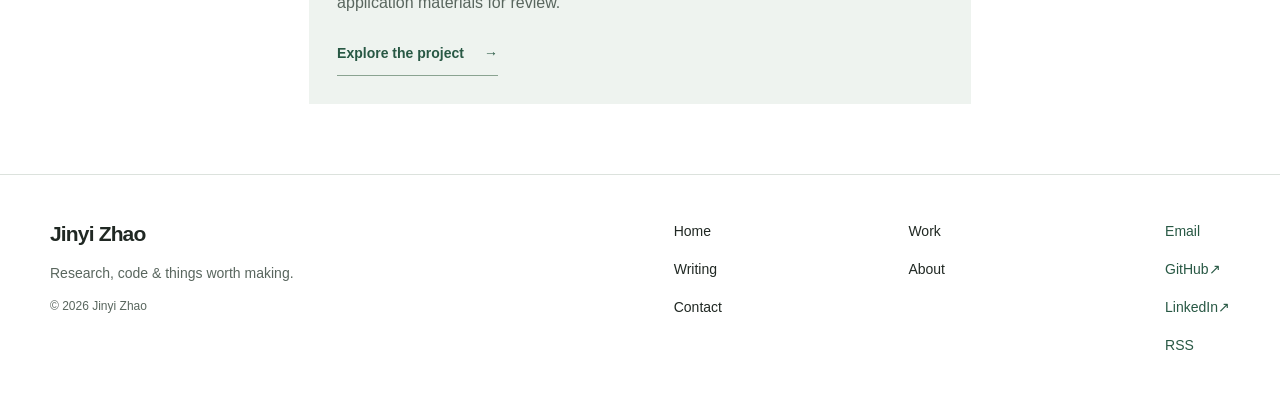
<file: writing/separate-fit-from-evidence/index.html>
<!doctype html>
<html lang="en">
<head>
<meta charset="utf-8"><meta name="viewport" content="width=device-width, initial-scale=1">
<title>Keep the evidence beside the score | Jinyi Zhao</title><meta name="description" content="What Job Copilot makes visible before a user trusts a summary assessment."><meta name="theme-color" content="#ffffff">
<link rel="canonical" href="https://www.maritimedroneintel.com/writing/separate-fit-from-evidence/"><link rel="icon" href="/assets/favicon.svg" type="image/svg+xml">
<meta property="og:type" content="article"><meta property="og:site_name" content="Jinyi Zhao"><meta property="og:title" content="Keep the evidence beside the score | Jinyi Zhao"><meta property="og:description" content="What Job Copilot makes visible before a user trusts a summary assessment."><meta property="og:url" content="https://www.maritimedroneintel.com/writing/separate-fit-from-evidence/"><meta property="og:image" content="https://www.maritimedroneintel.com/assets/job-copilot-ai-cover-20261002.jpg"><meta property="og:image:alt" content="Keep the evidence beside the score"><meta name="twitter:card" content="summary_large_image">
<link rel="alternate" type="application/rss+xml" title="Jinyi Zhao — Writing" href="/feed.xml"><meta property="article:published_time" content="2026-10-02"><meta property="article:modified_time" content="2026-10-02">
<link rel="stylesheet" href="/assets/site-e55a781c0d2e.css"><script src="/assets/site-edc259ba1d35.js" defer></script>
<script type="application/ld+json">{"@context": "https://schema.org", "@type": "BlogPosting", "headline": "Keep the evidence beside the score", "description": "What Job Copilot makes visible before a user trusts a summary assessment.", "datePublished": "2026-10-02", "dateModified": "2026-10-02", "mainEntityOfPage": "https://www.maritimedroneintel.com/writing/separate-fit-from-evidence/", "image": "https://www.maritimedroneintel.com/assets/job-copilot-ai-cover-20261002.jpg", "author": {"@type": "Person", "name": "Jinyi Zhao", "url": "https://www.maritimedroneintel.com/about/"}}</script>
</head>
<body>
<a class="skip-link" href="#main">Skip to content</a>
<header class="site-header"><div class="shell header-inner"><a class="brand" href="/" aria-label="Jinyi Zhao home"><span class="brand-dot" aria-hidden="true"></span>Jinyi Zhao</a><button class="menu-toggle" type="button" aria-expanded="false" aria-controls="site-nav">Menu <span aria-hidden="true">☰</span></button><nav class="site-nav" id="site-nav" aria-label="Primary navigation"><a href="/">Home</a><a href="/work/">Work</a><a href="/writing/" aria-current="page">Writing</a><a href="/about/">About</a><a href="/contact/">Contact</a></nav></div></header>
<main id="main" tabindex="-1"><div class="shell breadcrumb"><a class="text-link" href="/writing/">All writing <span aria-hidden="true">→</span></a></div><article class="article"><header class="article-header"><p class="eyebrow">Engineering · Note</p><h1>Keep the evidence beside the score</h1><p class="article-meta">Jinyi Zhao · <time datetime="2026-10-02">2 October 2026</time> · 1 min read</p></header><div class="prose"><p class="article-lead">A useful assessment should help a person inspect a decision, including the reasons to question it.</p>
<h2>One number hides several questions</h2><p>A role may resemble someone’s background while an eligibility constraint remains unresolved. A promising match may rely on an incomplete job description. A requirement may share keywords with a resume statement without being supported by it.</p><p>Job Copilot keeps role fit, eligibility, assessment confidence and job-description quality separate. Each signal answers a different question.</p>
<h2>Show the source statement</h2><p>The evidence view pairs a requirement with the strongest retrieved resume statement and its support status. Direct, partial and missing support remain visible so a reader can review what the system is claiming.</p><p>This also sets a boundary for generated application materials. A cover letter should be grounded in the existing resume, with the user reviewing it before use. A retrieval result is not permission to invent experience.</p>
<h2>Evaluate the narrow task</h2><p>The repository’s ML work studies evidence support and ranking. Its documented synthetic-teacher evaluations are measurements of agreement with that evaluation contract. They are not predictions of hiring outcomes.</p><p>Keeping evaluation claims precise makes the work easier to improve. A missing-support error suggests a different change from a ranking error, and neither can be diagnosed from a polished summary score alone.</p>
</div><footer class="article-end"><p class="eyebrow">The project behind this note</p><h2>Job Copilot</h2><p>A local app that matches job requirements to resume evidence and prepares application materials for review.</p><a class="text-link" href="/work/job-copilot/">Explore the project <span aria-hidden="true">→</span></a></footer></article></main>
<footer class="site-footer"><div class="shell footer-inner"><div><a class="brand footer-brand" href="/">Jinyi Zhao</a><p>Research, code &amp; things worth making.</p><p class="small">© 2026 Jinyi Zhao</p></div><nav aria-label="Footer navigation"><a href="/">Home</a><a href="/work/">Work</a><a href="/writing/">Writing</a><a href="/about/">About</a><a href="/contact/">Contact</a></nav><div class="footer-elsewhere"><a href="mailto:jinyi@maritimedroneintel.com">Email</a><a href="https://github.com/Xieyizhou" target="_blank" rel="noreferrer">GitHub <span aria-hidden="true">↗</span></a><a href="https://www.linkedin.com/in/jinyi-zhao/" target="_blank" rel="noreferrer">LinkedIn <span aria-hidden="true">↗</span></a><a href="/feed.xml">RSS</a></div></div></footer>
</body>
</html>
</file>
<file: assets/site-e55a781c0d2e.css>
/* One visual system: white paper, forest accents, editorial type. */
:root{--ink:#202823;--muted:#59665e;--accent:#285844;--paper:#fff;--soft:#eef3ef;--rule:#dce2dd;--shell:1180px;--pad:32px}
*{box-sizing:border-box}
html{scroll-behavior:smooth;scroll-padding-top:100px}
body{margin:0;background:var(--paper);color:var(--ink);font-family:Arial,Helvetica,sans-serif;font-size:17px;line-height:1.65;-webkit-font-smoothing:antialiased}
img{display:block;max-width:100%;height:auto}
a{color:inherit;text-decoration:none;text-underline-offset:5px}
a:hover{text-decoration:underline}
p,h1,h2,h3,figure,dl,dd{margin:0}
h1,h2,h3{font-family:Georgia,'Times New Roman',serif;font-weight:400;letter-spacing:-.035em;line-height:1.15;text-wrap:balance}
h1{font-size:clamp(42px,5.2vw,68px)}h2{font-size:clamp(30px,3.1vw,40px)}h3{font-size:28px}
p{color:var(--muted)}
button{font:inherit;cursor:pointer}a,button{-webkit-tap-highlight-color:transparent}
a:focus-visible,button:focus-visible{outline:3px solid var(--accent);outline-offset:5px;border-radius:2px}
main:focus{outline:none}
::selection{background:#d8e8dc}
.shell{width:min(calc(100% - var(--pad)*2),var(--shell));margin-inline:auto}
.small{font-size:14px;line-height:1.6}
.eyebrow{font-size:12px;font-weight:600;letter-spacing:.1em;text-transform:uppercase;color:var(--accent)}
.lead{font-size:20px;line-height:1.65;max-width:66ch}
.skip-link{position:fixed;top:12px;left:16px;padding:10px 18px;background:var(--ink);color:#fff;z-index:100;transform:translateY(-200%)}
.skip-link:focus{transform:none}
.site-header{border-bottom:1px solid var(--rule);background:#fff;position:relative;z-index:10}
.header-inner{min-height:82px;display:flex;justify-content:space-between;align-items:center;gap:24px}
.brand{display:inline-flex;align-items:center;gap:12px;font-size:21px;font-weight:700;letter-spacing:-.04em;white-space:nowrap}
.brand-dot{width:9px;height:9px;border-radius:50%;background:var(--accent)}
.site-nav{display:flex;gap:30px;font-size:14px}
.site-nav a{min-height:44px;display:flex;align-items:center;position:relative}
.site-nav a[aria-current=page]{color:var(--accent)}
.site-nav a[aria-current=page]:after{content:'';position:absolute;bottom:3px;left:0;right:0;height:1px;background:var(--accent)}
.menu-toggle{display:none}
.button{display:inline-flex;align-items:center;justify-content:center;gap:28px;min-height:48px;padding:12px 22px;border:1px solid var(--accent);border-radius:2px;background:var(--accent);color:#fff;font-size:14px;font-weight:600;line-height:1.5;text-decoration:none;transition:background .16s ease}
.button:hover{background:#1c4031;text-decoration:none}.button-outline{background:transparent;color:var(--accent)}.button-outline:hover{background:var(--soft)}
.text-link{display:inline-flex;align-items:center;justify-content:space-between;gap:20px;min-height:44px;border-bottom:1px solid #8aa391;color:var(--accent);font-size:14px;font-weight:600;line-height:1.4;width:fit-content}
.text-link:hover{border-color:var(--accent);text-decoration:none}.actions{display:flex;align-items:center;flex-wrap:wrap;gap:16px 28px}
.hero{padding-top:50px;padding-bottom:44px;border-bottom:1px solid var(--rule)}
.hero-top{display:flex;justify-content:space-between;gap:20px;margin-bottom:26px}
.hero h1{max-width:920px;font-size:clamp(44px,5.5vw,76px);line-height:1.06;letter-spacing:-.045em}
.hero-bottom{display:grid;grid-template-columns:1.35fr 1fr;gap:64px;align-items:end;margin-top:26px}
.hero-bottom .lead{font-size:18px;max-width:630px}.hero-bottom .actions{justify-content:flex-end;gap:16px 24px}
.section{padding-block:68px}.selected-work{padding-top:36px;padding-bottom:0}
.section-heading{display:flex;justify-content:space-between;align-items:end;gap:28px;margin-bottom:32px}.section-heading .eyebrow{margin-bottom:10px}
.project-grid{display:grid;grid-template-columns:1fr 1fr;gap:48px 40px}
.project-card{min-width:0;display:flex;flex-direction:column;gap:22px}
.project-copy :is(h2,h3){font-size:32px;margin:10px 0 16px}.project-copy>p:not(.eyebrow){font-size:16px}.project-copy .text-link{margin-top:16px}
.project-copy .status{font-size:13px;margin-top:14px;color:var(--accent)}
.project-figure{min-width:0}.project-figure>a{display:block;border:1px solid var(--rule);background:var(--soft);overflow:hidden}
.project-figure img{width:100%;aspect-ratio:16/10;object-fit:contain}
.project-figure figcaption{font-size:12px;line-height:1.6;color:var(--muted);margin-top:10px}.project-figure figcaption a{text-decoration:underline}
.project-card:not(.project-feature) .project-figure{order:-1}
.project-feature{grid-column:1/-1;display:grid;grid-template-columns:.72fr 1.28fr;gap:50px;align-items:center;padding-bottom:36px;border-bottom:1px solid var(--rule)}
.project-feature .project-figure img{aspect-ratio:16/10}
.project-feature .project-copy{padding-bottom:20px}
.writing-row{display:grid;grid-template-columns:185px 1fr 44px;gap:34px;padding-block:28px;border-top:1px solid var(--rule);align-items:start}
.writing-row:last-child{border-bottom:1px solid var(--rule)}
.writing-meta{display:flex;flex-direction:column;gap:6px;font-size:13px;line-height:1.6;color:var(--muted)}.writing-meta span{color:var(--accent)}
.writing-row :is(h2,h3){font-size:26px;margin-bottom:9px}.writing-row p{font-size:16px;max-width:65ch}.row-arrow{display:flex;align-items:center;justify-content:center;min-width:44px;min-height:44px;font-size:23px;color:var(--accent)}
.split{display:grid;grid-template-columns:.8fr 1.2fr;gap:90px}.split>*{min-width:0}.split .eyebrow{margin-bottom:18px}
.about-band{padding-block:56px;background:var(--soft)}.about-band p+p{margin-top:20px}.about-band .text-link{margin-top:22px}.about-band h3{margin-top:28px;font-size:24px}.about-band .lead{font-size:19px}
.contact-strip{padding-block:64px}.contact-strip>.shell{display:flex;align-items:center;justify-content:space-between;gap:40px}.contact-strip h2{font-size:34px;max-width:620px;margin-block:12px}.contact-strip .button{flex-shrink:0}
.site-footer{border-top:1px solid var(--rule);padding-block:42px}.footer-inner{display:grid;grid-template-columns:1.3fr 1fr auto;gap:50px}.footer-brand{margin-bottom:10px}.footer-inner p{font-size:14px}.footer-inner .small{margin-top:12px;font-size:12px}.footer-inner nav{display:grid;grid-template-columns:1fr 1fr;align-content:start;gap:8px 28px;font-size:14px}.footer-inner a:not(.brand){min-height:30px;display:inline-flex;align-items:center}.footer-elsewhere{display:flex;flex-direction:column;gap:8px;font-size:14px;color:var(--accent)}
.page-intro{padding-top:58px;padding-bottom:42px}.page-intro .eyebrow{margin-bottom:22px}.page-intro h1{max-width:920px}.page-intro .lead{margin-top:22px;max-width:760px}
.work-list .project-feature{padding-block:38px}.work-list .project-feature:first-child{border-top:1px solid var(--rule)}
.mini-facts{font-size:14px;display:grid;grid-template-columns:105px 1fr;gap:8px 16px;margin-top:22px}.mini-facts dt{font-weight:600}.mini-facts dd{color:var(--muted)}
.experiment{display:grid;grid-template-columns:.8fr 1.2fr;gap:70px;border-top:1px solid var(--rule);padding-top:28px}.experiment h3{margin-top:14px}.experiment .status{font-size:14px;margin:14px 0}.experiment:target{scroll-margin-top:24px}
.breadcrumb{padding-top:28px}.breadcrumb+.page-intro{padding-top:26px}
.case-preview .project-figure{max-width:1050px;margin:auto}.case-preview .project-figure img{aspect-ratio:auto}
.case-facts{padding-block:38px;border-bottom:1px solid var(--rule)}.case-facts dl{display:grid;grid-template-columns:1.2fr 1.2fr 1fr .8fr;gap:34px}.case-facts dt{font-size:12px;text-transform:uppercase;letter-spacing:.07em;color:var(--accent);margin-bottom:10px}.case-facts dd{font-size:15px;color:var(--muted)}.case-facts .actions{margin-top:22px}.case-facts>.small{margin-top:16px}
.prose{max-width:70ch;margin-inline:auto;line-height:1.8}.prose p+p{margin-top:22px}.prose a,.rss-note a,.source-note a{color:var(--accent);text-decoration:underline}.prose h2{font-size:34px;margin-top:50px;margin-bottom:22px}.prose h3{font-size:25px;margin-top:28px;margin-bottom:12px}.prose li{color:var(--muted);padding-left:5px;margin-block:12px}.prose section{scroll-margin-top:24px}.prose strong{color:var(--ink)}.prose ul,.prose ol{padding-left:24px}
.case-body{padding-block:0 34px;padding-inline:0;width:min(calc(100% - var(--pad)*2),70ch)}
.article{padding-bottom:70px}.article-header{width:min(calc(100% - var(--pad)*2),820px);margin:30px auto 42px}.article-header h1{font-size:clamp(38px,4.6vw,58px);margin-block:18px 22px}.article-meta{font-size:13px;line-height:1.8}.article>.prose{width:min(calc(100% - var(--pad)*2),70ch)}.article-lead{font-size:22px;color:var(--ink);line-height:1.65}.article-end{max-width:70ch;width:calc(100% - var(--pad)*2);margin:48px auto 0;padding:28px;background:var(--soft)}.article-end h2{font-size:29px;margin:14px 0}.article-end p{font-size:16px}.article-end .text-link{margin-top:16px}
.writing-index{padding-bottom:70px}.rss-note{font-size:14px;margin-top:28px}
.about-story{border-top:1px solid var(--rule);padding-top:34px}.about-story aside p{font-size:14px}.about-story aside .text-link{margin-top:20px}.about-story .prose{margin:0}.timeline{list-style:none;margin:0;padding:0}.timeline li{display:grid;grid-template-columns:.65fr 1.35fr;gap:60px;padding:28px 0;border-top:1px solid var(--rule)}.timeline h3{font-size:27px;margin-bottom:7px}.timeline .organization{color:var(--accent);font-size:15px;margin-bottom:14px}.timeline p{font-size:16px;max-width:680px}.timeline .timeline-date{font-size:14px}.source-note{margin-top:20px}.interest-list{padding-left:20px;color:var(--muted);margin-block:16px}
.contact-main{display:grid;grid-template-columns:1fr 190px;gap:70px;padding-bottom:50px}.email-address{display:inline-block;max-width:100%;overflow-wrap:anywhere;color:var(--accent);font-size:clamp(22px,3vw,36px);letter-spacing:-.025em;margin-block:14px 24px;text-decoration:underline;text-decoration-thickness:1px}.contact-main aside{border-left:1px solid var(--rule);padding-left:36px;display:flex;flex-direction:column;gap:15px}.copy-status{min-height:24px;margin-top:14px}.copy-email[hidden]{display:none}.research-inquiry{border-top:1px solid var(--rule);padding-block:32px 64px}.research-inquiry h2{font-size:28px;margin-block:14px}.research-inquiry p{max-width:700px}.research-inquiry .actions{margin-top:18px}
.brief-layout{display:grid;grid-template-columns:1.35fr .65fr;gap:70px;align-items:start;padding-bottom:50px}.brief-layout img{border:1px solid var(--rule)}.brief-layout figcaption{font-size:13px;margin-top:10px}.brief-details{border-top:1px solid var(--rule);padding-top:24px}.brief-details p{margin-bottom:12px}.brief-details .actions{margin-top:24px}.prose-section{padding-bottom:58px}.prose-section h2:first-child{margin-top:0}
.service-summary{display:grid;grid-template-columns:repeat(4,1fr);gap:24px;background:var(--soft);padding:30px}.service-summary h2{font-size:28px;margin-bottom:12px}.service-summary p{font-size:16px}.service-sections{padding-block:50px}.service-sections>.split{padding-block:35px;border-top:1px solid var(--rule);gap:70px}.service-sections h2{font-size:32px}.service-sections .prose{margin:0}.service-sections .prose ul{margin-top:0}.sample-box{border:1px solid var(--rule);background:var(--soft);padding:26px;margin-top:24px}.sample-box h3{margin-top:14px}.sample-box p{font-size:16px}.sample-box .eyebrow{font-size:12px}.error-links{padding-bottom:90px;display:flex;gap:26px;flex-wrap:wrap}
@media(max-width:1000px){.hero-bottom{grid-template-columns:1fr;gap:22px}.hero-bottom .actions{justify-content:flex-start}.project-feature{gap:30px;grid-template-columns:.85fr 1.15fr}.split{gap:45px}.writing-row{grid-template-columns:155px 1fr 44px;gap:24px}.case-facts dl{grid-template-columns:1fr 1fr}.contact-main{gap:35px}.brief-layout{gap:35px}.service-summary{grid-template-columns:1fr 1fr}}
@media(max-width:800px){.hero-top{flex-direction:column;gap:8px}.hero{padding-top:34px}.project-feature{display:flex;gap:22px}.project-feature .project-figure{order:-1}.project-feature .project-copy{padding:0}.project-grid{gap:36px 26px}.project-copy :is(h2,h3){font-size:28px}.site-nav{gap:21px}.split{grid-template-columns:1fr;gap:26px}.split h2 br{display:none}.timeline li{grid-template-columns:170px 1fr;gap:28px}.contact-strip>.shell{align-items:flex-start;flex-direction:column;gap:24px}.contact-main{grid-template-columns:1fr}.contact-main aside{flex-direction:row;flex-wrap:wrap;border-left:0;border-top:1px solid var(--rule);padding:22px 0 0;gap:20px}.contact-main aside .eyebrow{width:100%}.brief-layout{grid-template-columns:1fr}.brief-details .actions{margin-top:16px}.experiment{grid-template-columns:1fr;gap:20px}.service-sections>.split{gap:24px}}
@media(max-width:650px){:root{--pad:24px}.header-inner{min-height:74px;flex-wrap:wrap;gap:0}.brand{font-size:20px}.site-nav{width:100%;flex-wrap:wrap;gap:10px 24px;padding-bottom:16px}.js .menu-toggle{display:inline-flex;align-items:center;gap:12px;min-height:44px;padding:8px 12px;background:#fff;border:1px solid var(--rule);font-size:14px;color:var(--ink)}.js .site-nav{display:none;position:absolute;top:100%;left:0;right:0;background:#fff;padding:14px 24px 22px;border-bottom:1px solid var(--rule);box-shadow:0 14px 20px #2028230d}.js .site-nav[data-open=true]{display:grid;gap:4px}.site-nav a{min-height:46px}.site-nav a[aria-current=page]:after{right:auto;width:28px}.hero{padding-top:28px;padding-bottom:32px}.hero-top{margin-bottom:20px}.hero h1{font-size:43px}.hero-bottom{margin-top:22px;gap:22px}.hero-bottom .lead{font-size:17px}.hero-bottom .actions{gap:16px}.hero-top .small{font-size:12px}.section{padding-block:42px}.selected-work{padding-top:30px;padding-bottom:0}.section-heading{gap:16px;flex-wrap:wrap;margin-bottom:24px}.section-heading h2{font-size:31px}.section-heading .eyebrow{font-size:11px;margin-bottom:6px}.section-heading .text-link{font-size:13px}.project-grid{grid-template-columns:1fr;gap:32px}.project-card{gap:18px}.project-feature{padding-bottom:30px}.project-copy :is(h2,h3){font-size:29px;margin-block:10px 12px}.project-copy .text-link{margin-top:12px}.project-figure figcaption{font-size:12px}.project-figure img{aspect-ratio:auto}.writing-row{grid-template-columns:1fr 44px;gap:12px 10px;padding-block:23px}.writing-meta{grid-column:1/-1;flex-direction:row;flex-wrap:wrap;gap:6px 14px;font-size:12px}.writing-row :is(h2,h3){font-size:25px}.writing-row p{font-size:15px}.row-arrow{align-self:start}.about-band{padding-block:38px}.about-band .lead{font-size:17px}.contact-strip{padding-block:42px}.contact-strip h2{font-size:31px}.contact-strip p{font-size:16px}.footer-inner{grid-template-columns:1fr 1fr;gap:28px}.footer-inner>div:first-child{grid-column:1/-1}.footer-inner nav{grid-template-columns:1fr;gap:8px}.footer-inner a:not(.brand){min-height:36px}.footer-elsewhere{gap:8px}.page-intro{padding-top:32px;padding-bottom:28px}.page-intro h1{font-size:42px}.page-intro .eyebrow{margin-bottom:16px}.page-intro .lead{font-size:18px;margin-top:18px}.breadcrumb{padding-top:18px}.breadcrumb+.page-intro{padding-top:22px}.case-facts{padding-block:26px}.case-facts dl{grid-template-columns:1fr;gap:20px}.case-facts dd{font-size:16px}.case-facts dt{margin-bottom:6px}.prose h2{font-size:29px;margin-top:36px;margin-bottom:18px}.prose h3{font-size:24px}.prose{font-size:17px}.article-header{margin-top:24px;margin-bottom:26px}.article-header h1{font-size:38px}.article-lead{font-size:20px}.article-end{padding:22px}.article{padding-bottom:42px}.timeline li{grid-template-columns:1fr;gap:10px;padding-block:24px}.timeline h3{font-size:26px}.timeline .timeline-date{font-size:13px}.about-story{padding-top:26px}.mini-facts{grid-template-columns:1fr;gap:3px}.mini-facts dd{margin-bottom:10px}.contact-main{padding-bottom:35px;gap:24px}.contact-main .actions{gap:12px}.email-address{font-size:23px;margin-block:16px 22px}.research-inquiry{padding-bottom:42px}.service-summary{grid-template-columns:1fr;gap:26px;padding:24px}.service-summary h2{font-size:26px}.service-sections{padding-block:32px}.brief-layout{padding-bottom:35px}.writing-index{padding-bottom:42px}}
@media(prefers-reduced-motion:reduce){html{scroll-behavior:auto}*,*:before,*:after{transition:none!important;animation:none!important}}

.report-evidence{margin-block:28px}.report-evidence img{display:block;width:100%;height:auto;border:1px solid var(--rule)}.report-evidence figcaption{font-size:13px;line-height:1.6;color:var(--muted);margin-top:10px}
.project-figure.concept-cover img{aspect-ratio:16/9}.supporting-list .project-feature{grid-template-columns:1fr 1fr;gap:40px}.supporting-list h3{font-size:30px}.supporting-list .project-feature .project-copy{padding-bottom:0}
@media(max-width:800px){.supporting-list .project-feature{grid-template-columns:1fr;gap:24px}}

/* Compact supporting tools and scannable case summaries. */
.supporting-note{display:grid;grid-template-columns:1fr 1.25fr auto;align-items:start;gap:32px;padding-block:26px;border-block:1px solid var(--rule)}
.supporting-note h3{font-size:27px;margin-top:10px}.supporting-note p{font-size:16px}.supporting-note .eyebrow{font-size:12px}.supporting-note .status{font-size:13px;color:var(--accent);margin-top:12px}.supporting-note .text-link{white-space:nowrap}
.case-facts{padding-top:0;padding-bottom:28px}.case-preview{padding-top:30px}.case-body>section>ul{margin-block:8px 0}.case-body li{margin-block:14px}
@media(max-width:800px){.supporting-note{grid-template-columns:1fr;gap:18px}}
</file>
